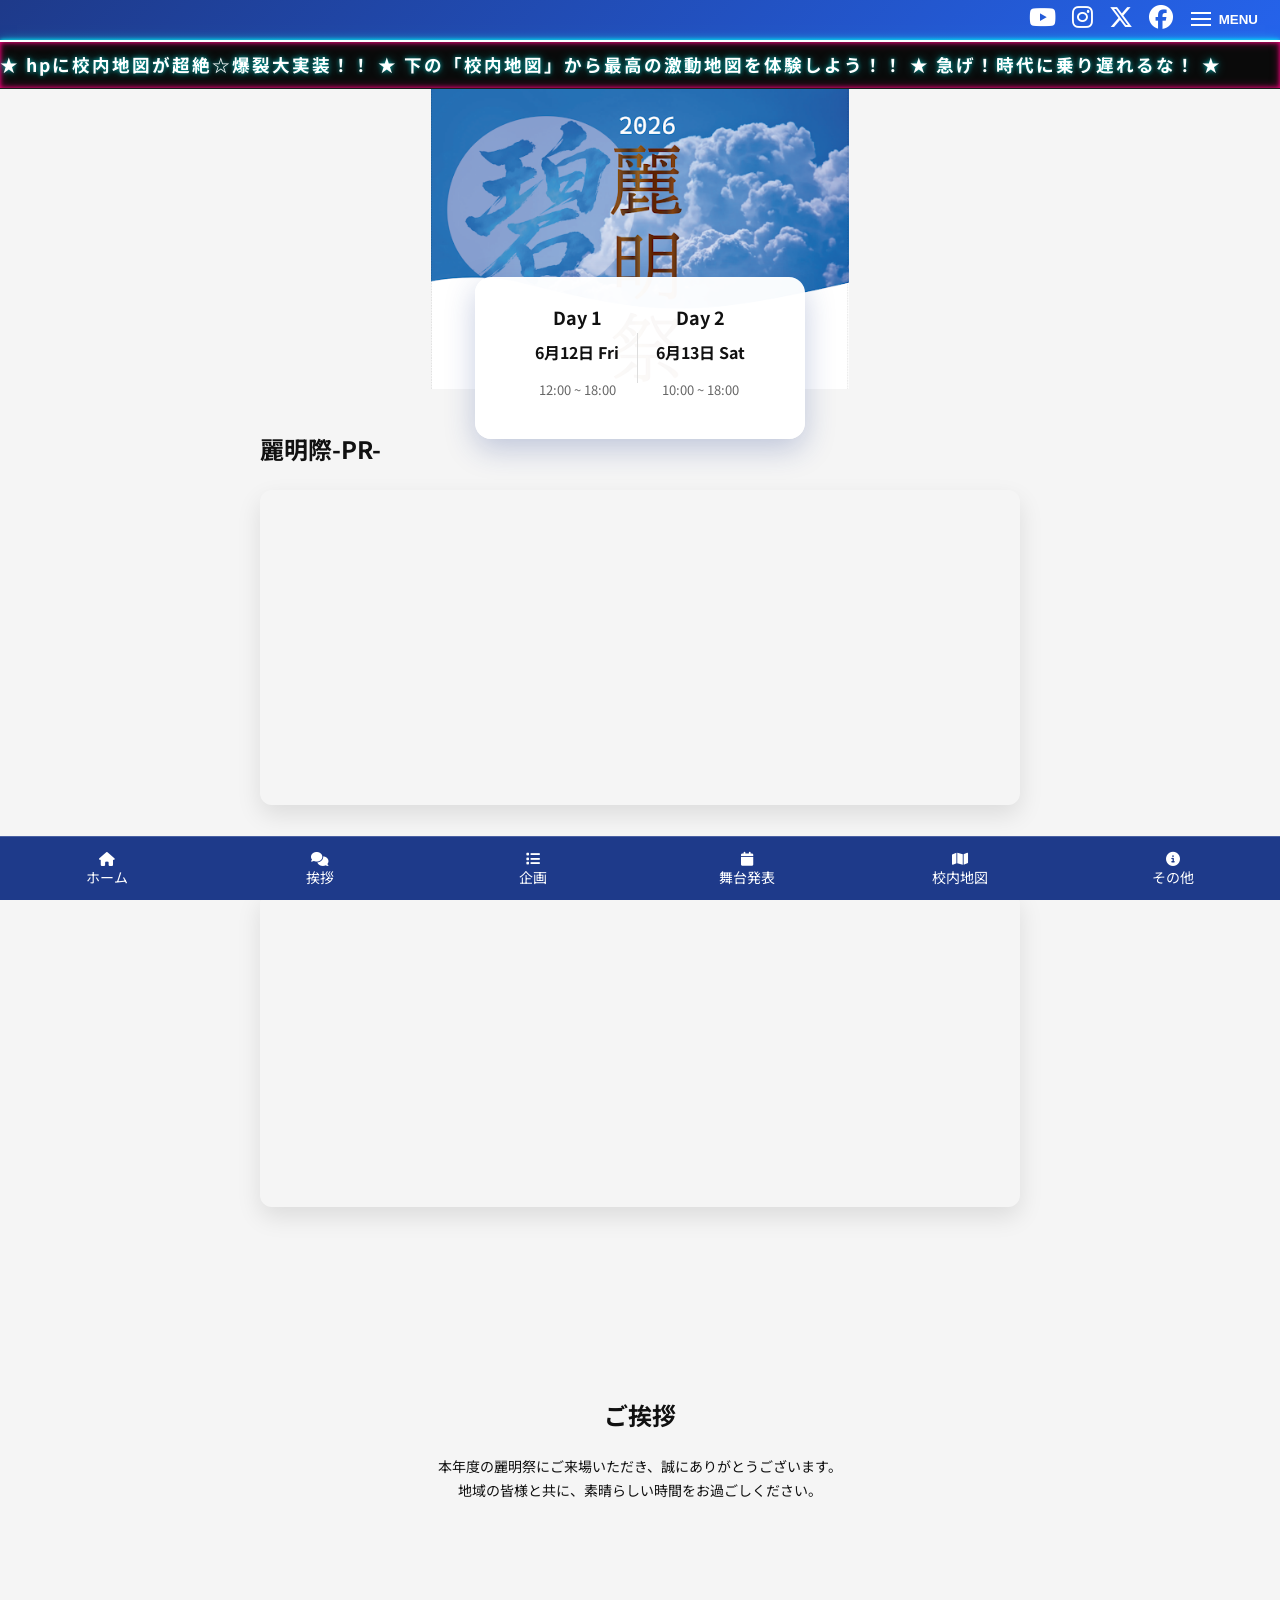
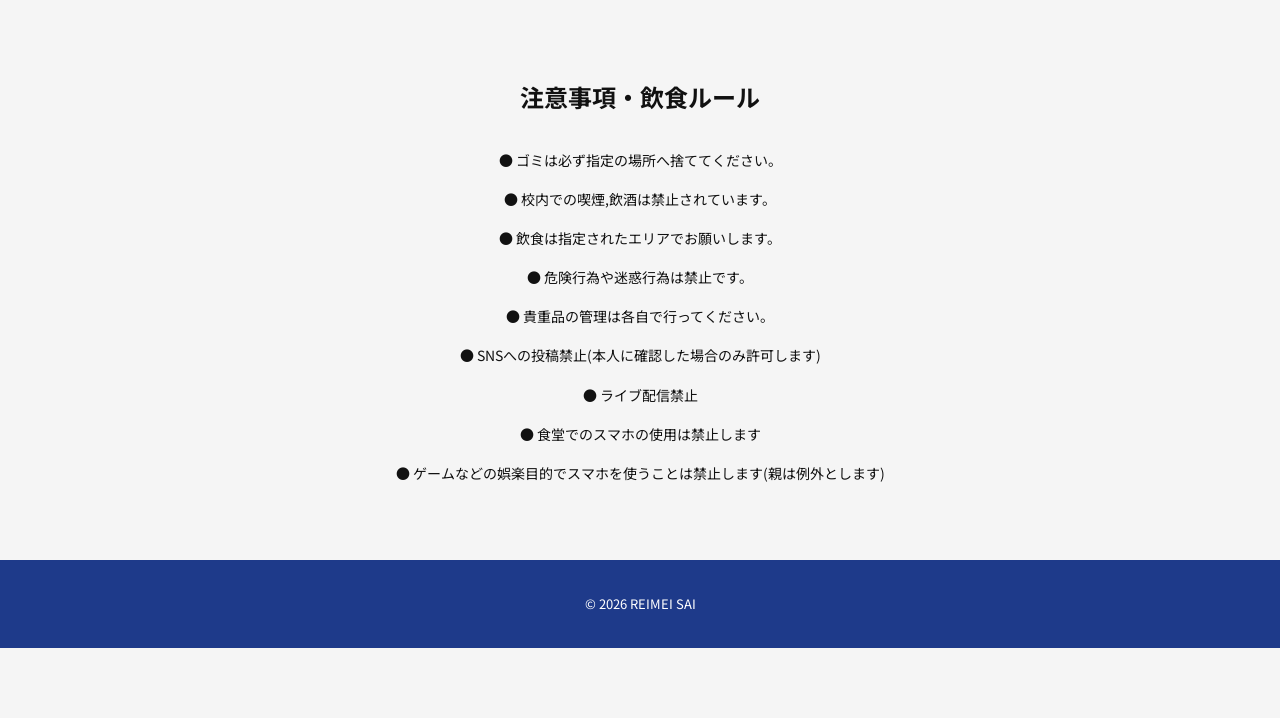
<file: index.html>
<!DOCTYPE html>
<html lang="ja">
<head>
  <meta charset="UTF-8">
  <meta name="viewport" content="width=device-width, initial-scale=1.0">
  <title>REIMEI SAI 2026</title>
  <link rel="stylesheet" href="style.css">
  <link rel="stylesheet"
href="https://cdnjs.cloudflare.com/ajax/libs/font-awesome/6.5.1/css/all.min.css">
  <link href="https://fonts.googleapis.com/css2?family=Noto+Sans+JP&display=swap" rel="stylesheet">
</head>

<body>

  <header class="header">
    <h1></h1>
</header>

<!-- TOP BAR -->
<header class="topbar">
  <div class="sns-icons">

    <a href="https://youtube.com/channel/UCFJVT4Su6274HvXNP6N4FPQ?si=SE4bb-UCBrIO2Qna" target="_blank" aria-label="YouTube">
      <i class="fa-brands fa-youtube"></i>
    </a>

    <a href="https://www.instagram.com/reitaku_mizunami/" target="_blank" aria-label="Instagram">
      <i class="fa-brands fa-instagram"></i>
    </a>

    <a href="https://x.com/reitaku_mizu" target="_blank" aria-label="X">
      <i class="fa-brands fa-x-twitter"></i>
    </a>

    <a href="https://share.google/g6ToGVNRpaqc82Zp8" target="_blank" aria-label="Facebook">
      <i class="fa-brands fa-facebook"></i>
    </a>

  </div>
    
  <button class="menu-btn" onclick="openMenu()">
    <div class="bar">
      <span></span>
      <span></span>
      <span></span>
    </div>
    MENU
  </button>

</header>
<div class="super-flashy-ticker">
  <div class="ticker-wrap">
    <div class="ticker-move">
      <span class="ticker-item">★ hpに校内地図が超絶☆爆裂大実装！！ ★ 下の「校内地図」から最高の激動地図を体験しよう！！ ★ 急げ！時代に乗り遅れるな！ ★  </span>
      <span class="ticker-item">★ hpに校内地図が超絶☆爆裂大実装！！ ★ 下の「校内地図」から最高の激動地図を体験しよう！！ ★ 急げ！時代に乗り遅れるな！ ★ </span>
    </div>
  </div>
</div>
<div class="menu-overlay" id="menuOverlay">

  <div class="menu-overlay-topbar">

    <button class="close-btn" onclick="closeMenu()">
      MENU <span class="close-icon">✕</span>
    </button>

  </div>

  <div class="menu-overlay-content">

    <ul>
      <li><a href="index.html">TOP</a></li>
      <li><a href="koutyou-aisatu.html">挨拶</a></li>
      <li><a href="project.html">企画一覧</a></li>
      <li><a href="event.html">舞台発表</a></li>
      <li><a href="map/schoolmap.html">校内地図</a></li>
      <li><a href="other.html">その他</a></li>
    </ul>

  </div>

</div>

  <section class="hero">
    <div class="slider">
      <img src="images/unnamed.png" class="slide active" alt="背景画像1">
    </div>

 

    <div class="schedule-box">
      <div class="day">
        <h3>Day 1</h3>
        <p class="date">6月12日 Fri</p>
        <p class="time">12:00 ~ 18:00</p>
      </div>

      <div class="divider"></div>

      <div class="day">
        <h3>Day 2</h3>
        <p class="date">6月13日 Sat</p>
        <p class="time">10:00 ~ 18:00</p>
      </div>
    </div>
  </section>

  <div class="intro-video">
  <h2>麗明際-PR-</h2>
  <iframe width="560" height="315" src="https://www.youtube.com/embed/kzMV7JlwLd8?si=sAijIR1d6chQ9-ru" title="YouTube video player" frameborder="0" allow="accelerometer; autoplay; clipboard-write; encrypted-media; gyroscope; picture-in-picture; web-share" referrerpolicy="strict-origin-when-cross-origin" allowfullscreen></iframe>
 
  <h2>麗明際-注意喚起-</h2>
  <iframe width="560" height="315" src="https://www.youtube.com/embed/b_9T_PxMrME?si=305a94fX0Y8sVK1X" title="YouTube video player" frameborder="0" allow="accelerometer; autoplay; clipboard-write; encrypted-media; gyroscope; picture-in-picture; web-share" referrerpolicy="strict-origin-when-cross-origin" allowfullscreen></iframe>
  </div><!-- イントロ動画 -->
  <main>
    <section class="greeting fade">
      <h2>ご挨拶</h2>
      <p>
        本年度の麗明祭にご来場いただき、誠にありがとうございます。<br>
        地域の皆様と共に、素晴らしい時間をお過ごしください。
      </p>
    </section>

    <section class="rules fade">
      <h2>注意事項・飲食ルール</h2>
      <ul class="rule-list">
        <li>ゴミは必ず指定の場所へ捨ててください。</li>
        <li>校内での喫煙,飲酒は禁止されています。</li>
        <li>飲食は指定されたエリアでお願いします。</li>
        <li>危険行為や迷惑行為は禁止です。</li>
        <li>貴重品の管理は各自で行ってください。</li>
        <li>SNSへの投稿禁止(本人に確認した場合のみ許可します)</li>
        <li>ライブ配信禁止</li>
        <li>食堂でのスマホの使用は禁止します</li>
        <li>ゲームなどの娯楽目的でスマホを使うことは禁止します(親は例外とします)</li>
       </ul>
    </section>
  </main>

 <nav class="bottom-nav">
  <a href="index.html" class="nav-item">
    <i class="fa-solid fa-house"></i><br>
    ホーム
  </a>

  <a href="koutyou-aisatu.html" class="nav-item">
    <i class="fa-solid fa-comments"></i><br>
    挨拶
  </a>

  <a href="project.html" class="nav-item">
    <i class="fa-solid fa-list"></i><br>
    企画
  </a>

  <a href="event.html" class="nav-item">
    <i class="fa-solid fa-calendar"></i><br>
    舞台発表
  </a>

  <a href="map/schoolmap.html" class="nav-item">
    <i class="fa-solid fa-map"></i><br>
    校内地図
  </a>

  <a href="other.html" class="nav-item">
    <i class="fa-solid fa-circle-info"></i><br>
    その他
  </a>
</nav>

<footer class="footer">
      <p>© 2026 REIMEI SAI</p>
</footer>


<script src="script.js"></script>

<script>
function openMenu() {
document.getElementById("menuOverlay").classList.add("open");
}

function closeMenu() {
document.getElementById("menuOverlay").classList.remove("open");
}
</script>

</body>
</html>
</file>
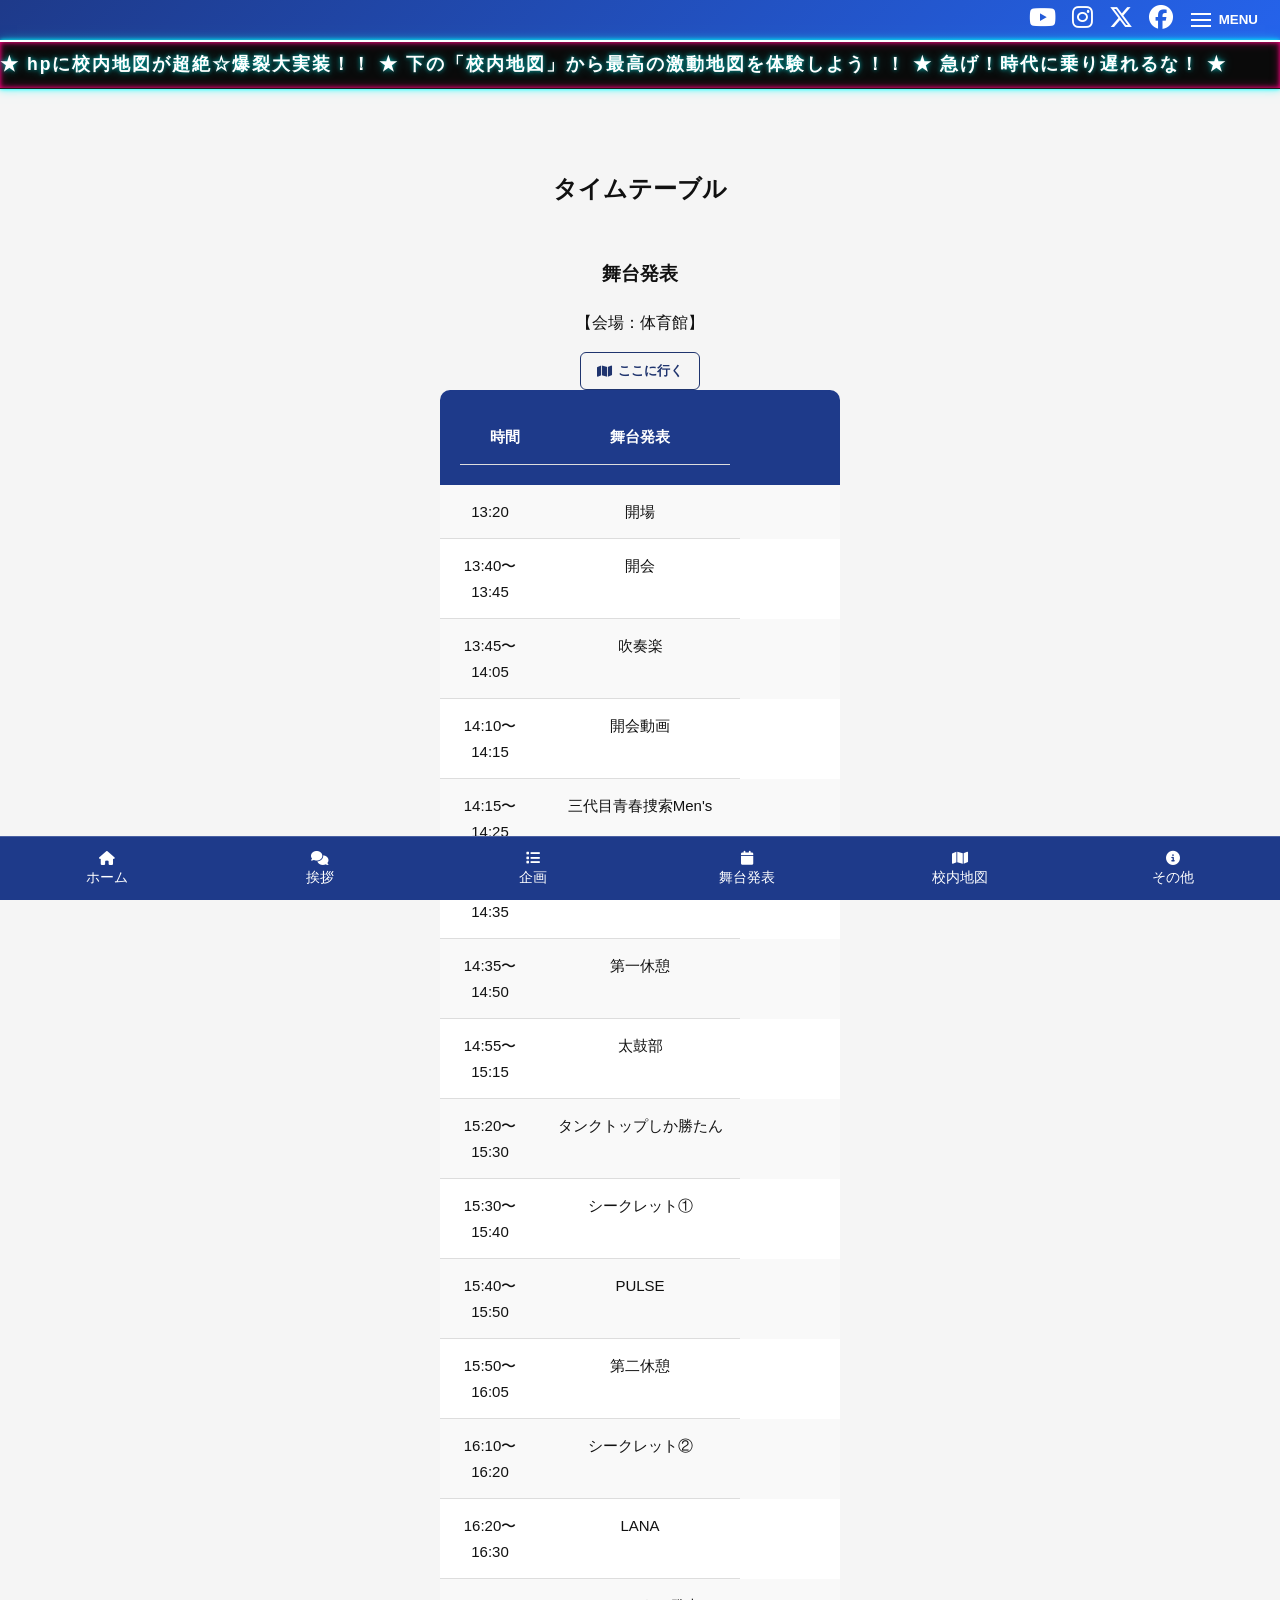
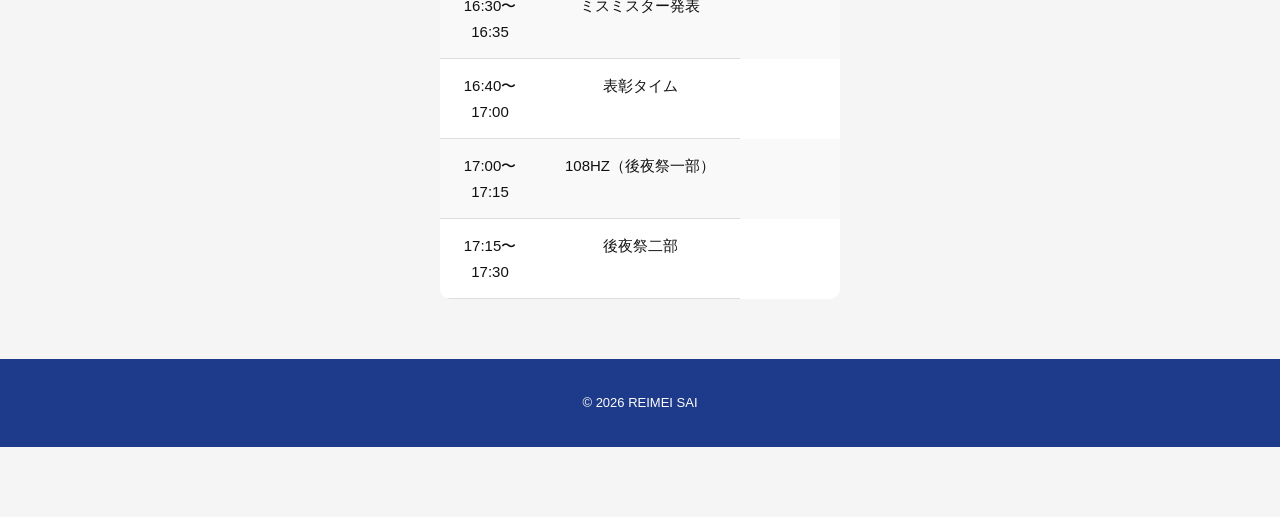
<file: event.html>
<!DOCTYPE html>
<html lang="ja">
<head>
  <meta charset="UTF-8">
  <meta name="viewport" content="width=device-width, initial-scale=1.0">

  <title>舞台発表</title>

  <link rel="stylesheet" href="style.css">

  <link rel="stylesheet"
        href="https://cdnjs.cloudflare.com/ajax/libs/font-awesome/6.5.1/css/all.min.css">
</head>
<body>

<header class="header">
  <h1></h1>
</header>

<!-- TOP BAR -->
<header class="topbar">
  <div class="sns-icons">

    <a href="https://youtube.com/channel/UCFJVT4Su6274HvXNP6N4FPQ?si=SE4bb-UCBrIO2Qna" target="_blank" aria-label="YouTube">
      <i class="fa-brands fa-youtube"></i>
    </a>

    <a href="https://www.instagram.com/reitaku_mizunami/" target="_blank" aria-label="Instagram">
      <i class="fa-brands fa-instagram"></i>
    </a>

    <a href="https://x.com/reitaku_mizu" target="_blank" aria-label="X">
      <i class="fa-brands fa-x-twitter"></i>
    </a>

    <a href="https://share.google/g6ToGVNRpaqc82Zp8" target="_blank" aria-label="Facebook">
      <i class="fa-brands fa-facebook"></i>
    </a>

  </div>

  <button class="menu-btn" onclick="openMenu()">
    <div class="bar">
      <span></span>
      <span></span>
      <span></span>
    </div>
    MENU
  </button>
</header>
<div class="super-flashy-ticker">
  <div class="ticker-wrap">
    <div class="ticker-move">
      <span class="ticker-item">★ hpに校内地図が超絶☆爆裂大実装！！ ★ 下の「校内地図」から最高の激動地図を体験しよう！！ ★ 急げ！時代に乗り遅れるな！ ★  </span>
      <span class="ticker-item">★ hpに校内地図が超絶☆爆裂大実装！！ ★ 下の「校内地図」から最高の激動地図を体験しよう！！ ★ 急げ！時代に乗り遅れるな！ ★ </span>
    </div>
  </div>
</div>
<!-- MENU OVERLAY -->
<div class="menu-overlay" id="menuOverlay">
  <div class="menu-overlay-topbar">
    <button class="close-btn" onclick="closeMenu()">
      MENU <span class="close-icon">✕</span>
    </button>
  </div>

  <div class="menu-overlay-content">
    <ul>
      <li><a href="index.html">TOP</a></li>
      <li><a href="koutyou-aisatu.html">挨拶</a></li>
      <li><a href="project.html">企画一覧</a></li>
      <li><a href="event.html">舞台発表</a></li>
      <li><a href="map/schoolmap.html">校内地図</a></li>
      <li><a href="other.html">その他</a></li>
    </ul>
  </div>
</div>

<section class="timetable">

  <h2>タイムテーブル</h2>

  <div class="timetable-container">


<div class="day-table">

  <h3>舞台発表</h3>
  <!-- 変更：場所を上部に一括表示 -->
  <p class="timetable-location">【会場：体育館】</p>
   <a href="map/schoolmap.html?goal=第一体育館" class="map-link-btn"><i class="fa-solid fa-map"></i> ここに行く</a>

  <div class="table">

    <!-- 変更：「場所」の列を削除 -->
    <div class="row header">
      <div>時間</div>
      <div>舞台発表</div>
    </div>

    <!-- 変更：各行の「体育館」の列をすべて削除 -->
    <div class="row">
      <div>13:20</div>
      <div>開場</div>
    </div>

    <div class="row">
      <div>13:40〜13:45</div>
      <div>開会</div>
    </div>

    <div class="row">
      <div>13:45〜14:05</div>
      <div>吹奏楽</div>
    </div>

    <div class="row">
      <div>14:10〜14:15</div>
      <div>開会動画</div>
    </div>

    <div class="row">
      <div>14:15〜14:25</div>
      <div>三代目青春捜索Men's</div>
    </div>

    <div class="row">
      <div>14:25〜14:35</div>
      <div>あいさつ活性化委員会</div>
    </div>

    <div class="row">
      <div>14:35〜14:50</div>
      <div>第一休憩</div>
    </div>

    <div class="row">
      <div>14:55〜15:15</div>
      <div>太鼓部</div>
    </div>

    <div class="row">
      <div>15:20〜15:30</div>
      <div>タンクトップしか勝たん</div>
    </div>

    <div class="row">
      <div>15:30〜15:40</div>
      <div>シークレット①</div>
    </div>

    <div class="row">
      <div>15:40〜15:50</div>
      <div>PULSE</div>
    </div>

    <div class="row">
      <div>15:50〜16:05</div>
      <div>第二休憩</div>
    </div>

    <div class="row">
      <div>16:10〜16:20</div>
      <div>シークレット②</div>
    </div>

    <div class="row">
      <div>16:20〜16:30</div>
      <div>LANA</div>
    </div>

    <div class="row">
      <div>16:30〜16:35</div>
      <div>ミスミスター発表</div>
    </div>

    <div class="row">
      <div>16:40〜17:00</div>
      <div>表彰タイム</div>
    </div>

    <div class="row">
      <div>17:00〜17:15</div>
      <div>108HZ（後夜祭一部）</div>
    </div>

    <div class="row">
      <div>17:15〜17:30</div>
      <div>後夜祭二部</div>
    </div>

  </div>

</div>


  </div>

</section>

<footer class="footer">
  <p>© 2026 REIMEI SAI</p>
</footer>

<script src="script.js"></script>

</body>
</html>
 <nav class="bottom-nav">
  <a href="index.html" class="nav-item">
    <i class="fa-solid fa-house"></i><br>
    ホーム
  </a>

  <a href="koutyou-aisatu.html" class="nav-item">
    <i class="fa-solid fa-comments"></i><br>
    挨拶
  </a>

  <a href="project.html" class="nav-item">
    <i class="fa-solid fa-list"></i><br>
    企画
  </a>

  <a href="event.html" class="nav-item">
    <i class="fa-solid fa-calendar"></i><br>
    舞台発表
  </a>

  <a href="map/schoolmap.html" class="nav-item">
    <i class="fa-solid fa-map"></i><br>
    校内地図
  </a>

  <a href="other.html" class="nav-item">
    <i class="fa-solid fa-circle-info"></i><br>
    その他
  </a>
</nav>
</file>
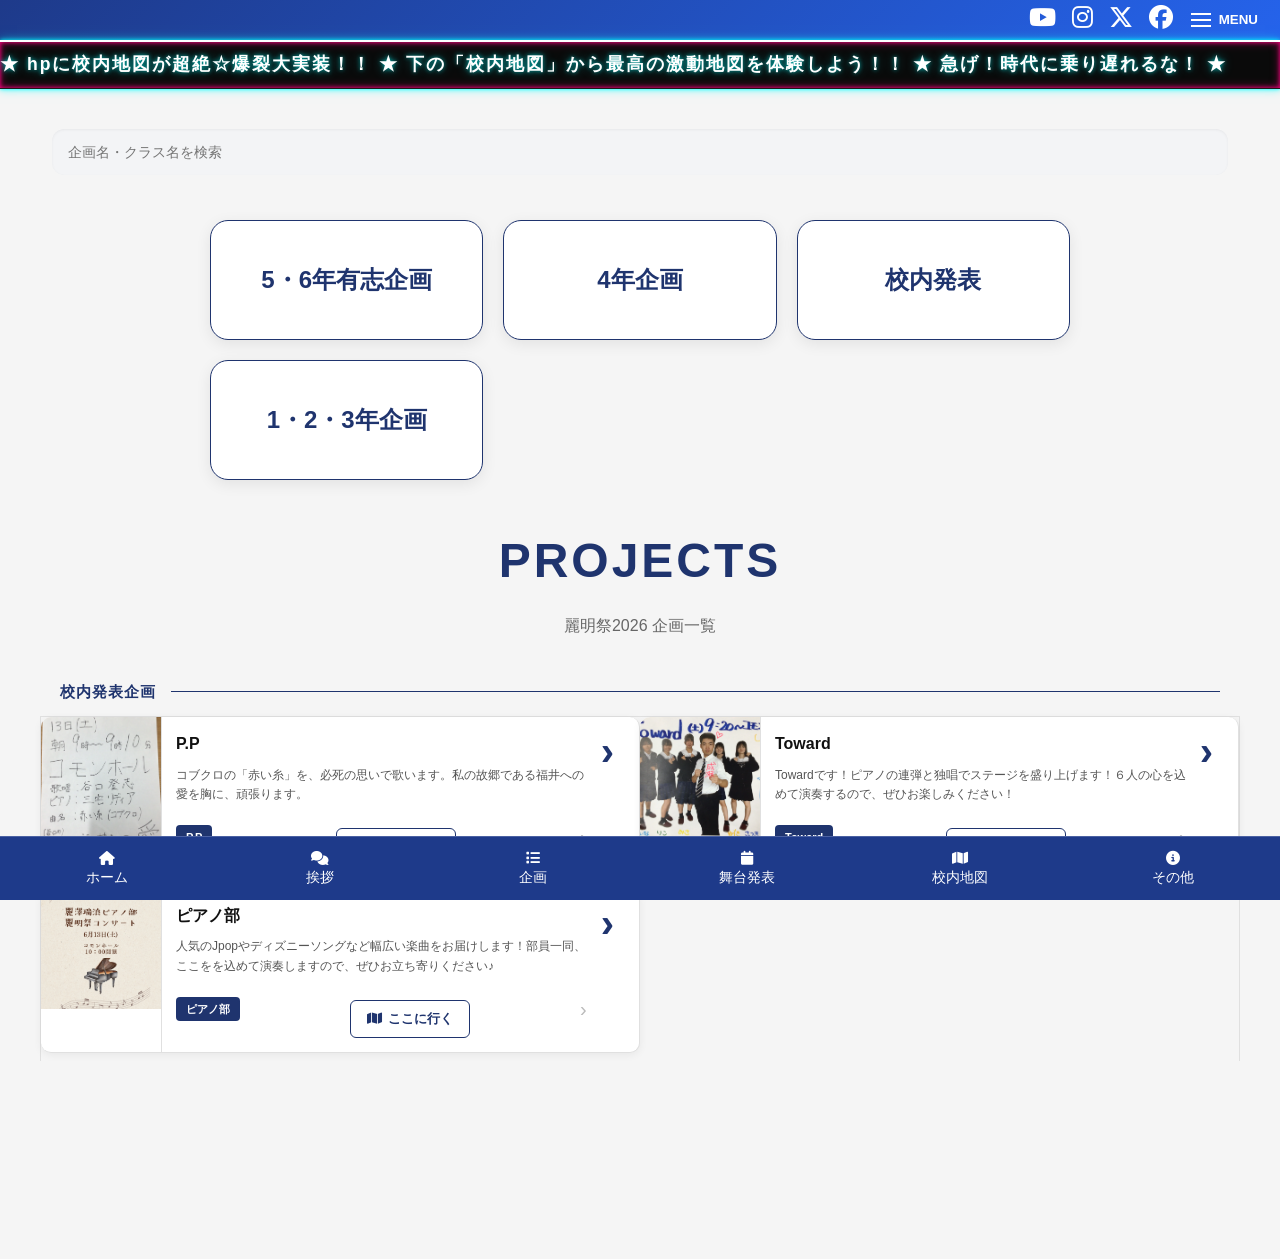
<file: kounai.html>
<!DOCTYPE html>
<html lang="ja">
<head>
  <meta charset="UTF-8">
  <meta name="viewport" content="width=device-width, initial-scale=1.0">
  <title>企画一覧 | REIMEI SAI 2026</title>
  <link rel="stylesheet" href="style.css">
  <link rel="stylesheet" href="https://cdnjs.cloudflare.com/ajax/libs/font-awesome/6.5.1/css/all.min.css">

</head>
<body>

<header class="header">
  <h1></h1>
</header>

<header class="topbar">
  <div class="sns-icons">
    <a href="https://youtube.com/channel/UCFJVT4Su6274HvXNP6N4FPQ?si=SE4bb-UCBrIO2Qna" target="_blank" aria-label="YouTube"><i class="fa-brands fa-youtube"></i></a>
    <a href="https://www.instagram.com/reitaku_mizunami/" target="_blank" aria-label="Instagram"><i class="fa-brands fa-instagram"></i></a>
    <a href="https://x.com/reitaku_mizu" target="_blank" aria-label="X"><i class="fa-brands fa-x-twitter"></i></a>
    <a href="https://share.google/g6ToGVNRpaqc82Zp8" target="_blank" aria-label="Facebook"><i class="fa-brands fa-facebook"></i></a>
  </div>
  <button class="menu-btn" onclick="openMenu()">
    <div class="bar"><span></span><span></span><span></span></div>
    MENU
  </button>
</header>
<div class="super-flashy-ticker">
  <div class="ticker-wrap">
    <div class="ticker-move">
      <span class="ticker-item">★ hpに校内地図が超絶☆爆裂大実装！！ ★ 下の「校内地図」から最高の激動地図を体験しよう！！ ★ 急げ！時代に乗り遅れるな！ ★  </span>
      <span class="ticker-item">★ hpに校内地図が超絶☆爆裂大実装！！ ★ 下の「校内地図」から最高の激動地図を体験しよう！！ ★ 急げ！時代に乗り遅れるな！ ★ </span>
    </div>
  </div>
</div>
<div class="menu-overlay" id="menuOverlay">
  <div class="menu-overlay-topbar">
    <button class="close-btn" onclick="closeMenu()">MENU <span class="close-icon">✕</span></button>
  </div>
  <div class="menu-overlay-content">
    <ul>
      <li><a href="index.html">TOP</a></li>
      <li><a href="koutyou-aisatu.html">挨拶</a></li>
      <li><a href="project.html">企画一覧</a></li>
      <li><a href="event.html">舞台発表</a></li>
      <li><a href="map/schoolmap.html">校内地図</a></li>
      <li><a href="other.html">その他</a></li>
    </ul>
  </div>
</div>
  <section class="projects">
  <div class="project-search">
    <input type="text" id="searchBox" placeholder="企画名・クラス名を検索">
  </div>

  <div class="project-tabs">
    <a href="yuushi.html">5・6年有志企画</a>
    <a href="yonen.html">4年企画</a>
    <a href="kounai.html">校内発表</a>
    <a href="low.html">1・2・3年企画</a>
  </div>
  <div class="page-title">
    <h1>PROJECTS</h1>
    <p>麗明祭2026 企画一覧</p>
  </div>
  
</div>
<div class="project-menu">
 <!-- ===== 校内発表企画 ===== -->
  <div class="category-block" id="kounai">
    <div class="category-header">
      <h3>校内発表企画</h3>
      <div class="category-line"></div>
    </div>
    <div class="project-grid">

      <!-- 1つ目の企画 -->
      <div class="project-card" onclick="toggleDetail('kounai1')">
        <img src="./images/pp.webp" alt="校内発表企画名" class="project-image">
        <div class="project-text">
          <h3>P.P</h3>
          <p>コブクロの「赤い糸」を、必死の思いで歌います。私の故郷である福井への愛を胸に、頑張ります。</p>
          <!-- 変更：カードを閉じた状態（展開前）にボタンを配置、干渉防止のためstopPropagationを追加 -->
          <div class="project-footer">
            <span class="class-tag">P.P</span>
            <div class="detail-actions" onclick="event.stopPropagation();">
              <a href="map/schoolmap.html?goal=コモンホール中央" class="map-link-btn"><i class="fa-solid fa-map"></i> ここに行く</a>
            </div>
            <span class="card-arrow">›</span>
          </div>
        </div>
      </div>
      <div class="project-detail" id="detail-kounai1">
        <div class="detail-inner">
          <p class="detail-org">校内発表</p>
          <h2 class="detail-title">P.P</h2>
          <span class="detail-location"><i class="fa-solid fa-location-dot"></i> 発表会場</span>
          <div class="detail-body">
            <img src="./images/pp.webp" alt="P.P" class="detail-image">
            <div class="detail-desc"><p>コブクロの「赤い糸」を、必死の思いで歌います。私の故郷である福井への愛を胸に、頑張ります。</p></div>
          </div>
        </div>
      </div>

      <!-- 2つ目の企画 -->
      <div class="project-card" onclick="toggleDetail('kounai2')">
        <img src="./images/toward.webp" alt="Toward" class="project-image">
        <div class="project-text">
          <h3>Toward</h3>
          <p>Towardです！ピアノの連弾と独唱でステージを盛り上げます！６人の心を込めて演奏するので、ぜひお楽しみください！</p>
          <!-- 変更：カードを閉じた状態（展開前）にボタンを配置 -->
          <div class="project-footer">
            <span class="class-tag">Toward</span>
            <div class="detail-actions" onclick="event.stopPropagation();">
              <a href="map/schoolmap.html?goal=コモンホール中央" class="map-link-btn"><i class="fa-solid fa-map"></i> ここに行く</a>
            </div>
            <span class="card-arrow">›</span>
          </div>
        </div>
      </div>
      <div class="project-detail" id="detail-kounai2">
        <div class="detail-inner">
          <p class="detail-org">Toward</p>
          <h2 class="detail-title">Toward</h2>
          <span class="detail-location"><i class="fa-solid fa-location-dot"></i> 発表会場</span>
          <div class="detail-body">
            <img src="./images/toward.webp" alt="Toward" class="detail-image">
            <div class="detail-desc"><p>Towardです！ピアノの連弾と独唱でステージを盛り上げます！６人の心を込めて演奏するので、ぜひお楽しみください！</p></div>
          </div>
        </div>
      </div>

      <!-- 3つ目の企画 -->
      <div class="project-card" onclick="toggleDetail('kounai3')">
        <img src="./images/piano.webp" alt="ピアノ部" class="project-image">
        <div class="project-text">
          <h3>ピアノ部</h3>
          <p>人気のJpopやディズニーソングなど幅広い楽曲をお届けします！部員一同、ここをを込めて演奏しますので、ぜひお立ち寄りください♪</p>
          <!-- 変更：カードを閉じた状態（展開前）にボタンを配置 -->
          <div class="project-footer">
            <span class="class-tag">ピアノ部</span>
            <div class="detail-actions" onclick="event.stopPropagation();">
              <a href="map/schoolmap.html?goal=コモンホール中央" class="map-link-btn"><i class="fa-solid fa-map"></i> ここに行く</a>
            </div>
            <span class="card-arrow">›</span>
          </div>
        </div>
      </div>
      <div class="project-detail" id="detail-kounai3">
        <div class="detail-inner">
          <p class="detail-org">ピアノ部</p>
          <h2 class="detail-title">ピアノ部</h2>
          <span class="detail-location"><i class="fa-solid fa-location-dot"></i> 発表会場</span>
          <div class="detail-body">
            <img src="./images/piano.webp" alt="ピアノ部" class="detail-image">
            <div class="detail-desc"><p>人気のJpopやディズニーソングなど幅広い楽曲をお届けします！部員一同、ここをを込めて演奏しますので、ぜひお立ち寄りください♪</p></div>
          </div>
        </div>
      </div>

    </div><!-- .project-grid -->
  </div><!-- .category-block -->

    <nav class="bottom-nav">
  <a href="index.html" class="nav-item">
    <i class="fa-solid fa-house"></i><br>
    ホーム
  </a>

  <a href="koutyou-aisatu.html" class="nav-item">
    <i class="fa-solid fa-comments"></i><br>
    挨拶
  </a>

  <a href="project.html" class="nav-item">
    <i class="fa-solid fa-list"></i><br>
    企画
  </a>

  <a href="event.html" class="nav-item">
    <i class="fa-solid fa-calendar"></i><br>
    舞台発表
  </a>

  <a href="map/schoolmap.html" class="nav-item">
    <i class="fa-solid fa-map"></i><br>
    校内地図
  </a>

  <a href="other.html" class="nav-item">
    <i class="fa-solid fa-circle-info"></i><br>
    その他
  </a>
</nav>
  <script src="script.js"></script>
 
  </body>
</html>
</file>
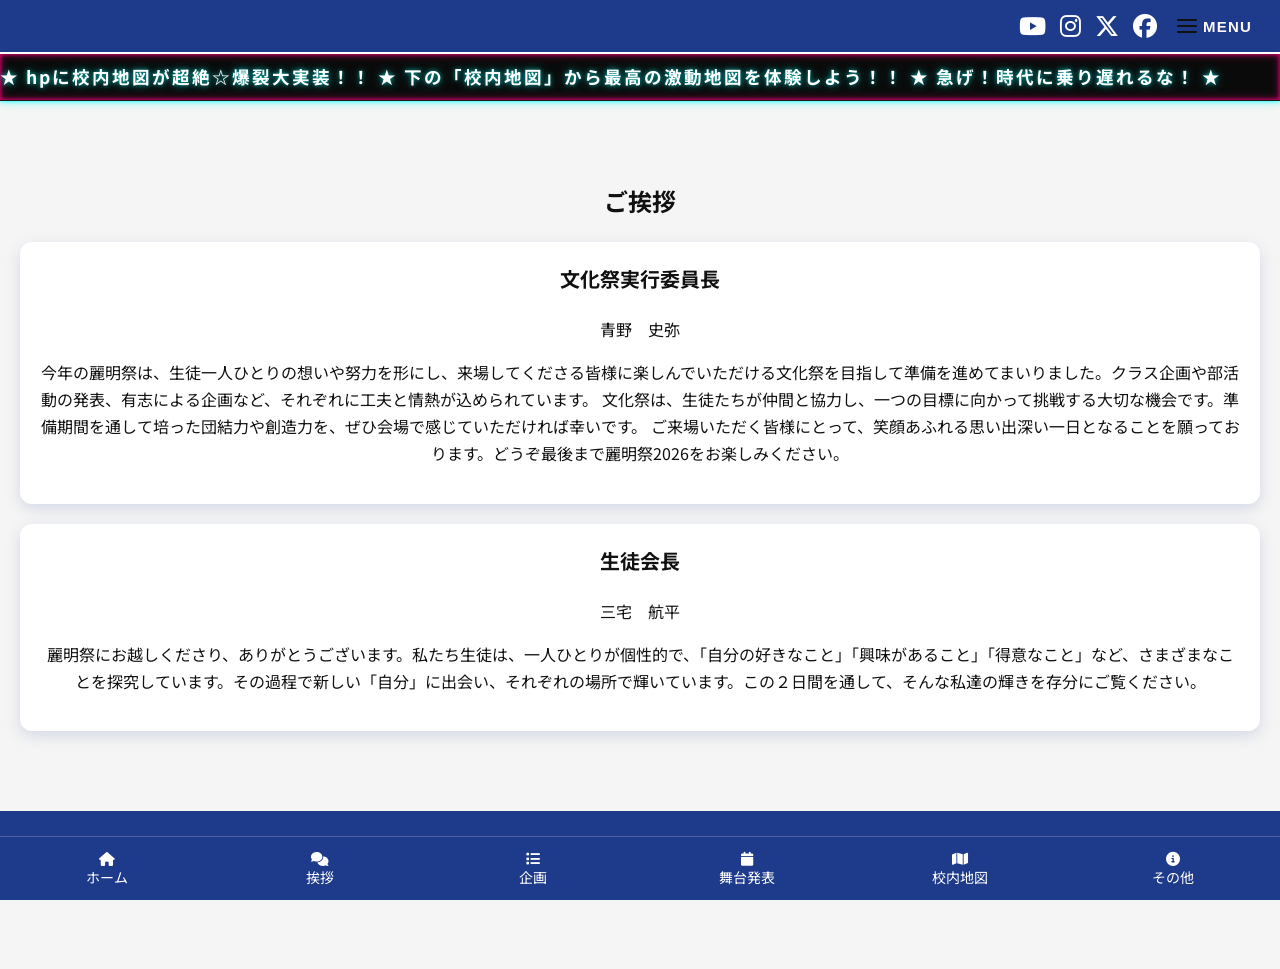
<file: koutyou-aisatu.html>
<!DOCTYPE html>
<html lang="ja">
<head>
  <meta charset="UTF-8">
  <meta name="viewport" content="width=device-width, initial-scale=1.0">
  <title>あいさつ</title>
  <link rel="stylesheet" href="style.css">
  <link rel="stylesheet"
href="https://cdnjs.cloudflare.com/ajax/libs/font-awesome/6.5.1/css/all.min.css">
<link href="https://fonts.googleapis.com/css2?family=Noto+Sans+JP&display=swap" rel="stylesheet">
</head>
  <style>
    .topbar {
      position: fixed;
      top: 0;
      left: 0;
      right: 0;
      z-index: 100;
      background: #1e3a8a;
      border-bottom: none;
      display: flex;
      align-items: center;
      justify-content: flex-end;
      gap: 12px;
      padding: 0 20px;
      height: 52px;
    }
    .topbar .sns-icons {
      display: flex;
      align-items: center;
      gap: 14px;
    }
    .topbar .sns-icons a {
      display: flex;
      align-items: center;
      justify-content: center;
      color: #111;
      text-decoration: none;
      transition: opacity 0.2s;
    }
    .topbar .sns-icons a:hover { opacity: 0.6; }
    .topbar .sns-icons svg { width: 22px; height: 22px; fill: currentColor; }
    .topbar .menu-btn {
      display: flex;
      align-items: center;
      gap: 6px;
      background: none;
      border: none;
      cursor: pointer;
      font-size: 15px;
      font-weight: 700;
      letter-spacing: 0.08em;
      color: #fff9f9;
      padding: 6px 8px;
      border-radius: 4px;
      transition: background 0.15s;
    }
    .topbar .menu-btn:hover { background: #0202ff; }
    .topbar .menu-btn .bar { display: flex; flex-direction: column; gap: 4px; }
    .topbar .menu-btn .bar span {
      display: block;
      width: 20px;
      height: 2px;
      background: #111;
      border-radius: 2px;
    }
    .menu-overlay {
      position: fixed;
      inset: 0;
      z-index: 200;
      background: #fff;
      display: flex;
      flex-direction: column;
      transform: translateY(-100%);
      transition: transform 0.4s cubic-bezier(0.4, 0, 0.2, 1);
      overflow-y: auto;
    }
    .menu-overlay.open { transform: translateY(0); }
    .menu-overlay-topbar {
      display: flex;
      align-items: center;
      justify-content: flex-end;
      gap: 12px;
      padding: 0 20px;
      height: 52px;
      border-bottom: 1px solid #e0e0e0;
      flex-shrink: 0;
    }
    .menu-overlay-topbar .sns-icons { display: flex; align-items: center; gap: 14px; }
    .menu-overlay-topbar .sns-icons a { display: flex; align-items: center; color: #111; text-decoration: none; transition: opacity 0.2s; }
    .menu-overlay-topbar .sns-icons a:hover { opacity: 0.6; }
    .close-btn {
      display: flex;
      align-items: center;
      gap: 6px;
      background: none;
      border: none;
      cursor: pointer;
      font-size: 15px;
      font-weight: 700;
      letter-spacing: 0.08em;
      color: #0a0a0a;
      padding: 6px 8px;
      border-radius: 4px;
      transition: background 0.15s;
    }
    .close-btn:hover { background: #f2f2f2; }
    .close-icon { font-size: 20px; line-height: 1; font-weight: 300; }
    .menu-overlay-content { padding: 48px 40px; }
    .menu-section-title {
      font-size: 15px;
      font-weight: 700;
      letter-spacing: 0.1em;
      color: #e85d2a;
      margin-bottom: 14px;
      text-transform: uppercase;
    }
    .menu-section ul { list-style: none; padding: 0; margin: 0; }
    .menu-section ul li { margin-bottom: 10px; }
    .menu-section ul li a { font-size: 15px; color: #111; text-decoration: none; transition: color 0.2s; }
    .menu-section ul li a:hover { color: #e85d2a; }
    .menu-divider { border: none; border-top: 1px solid #e0e0e0; margin: 12px 0 0; }
    body { padding-top: 52px; }
    .header, .nav { display: none; }
  </style>
</head>

<body>

<header class="header">
  <h1></h1>
</header>

<!-- TOP BAR -->
<header class="topbar">
  <div class="sns-icons">

    <a href="https://youtube.com/channel/UCFJVT4Su6274HvXNP6N4FPQ?si=SE4bb-UCBrIO2Qna" target="_blank" aria-label="YouTube">
      <i class="fa-brands fa-youtube"></i>
    </a>

    <a href="https://www.instagram.com/reitaku_mizunami/" target="_blank" aria-label="Instagram">
      <i class="fa-brands fa-instagram"></i>
    </a>

    <a href="https://x.com/reitaku_mizu" target="_blank" aria-label="X">
      <i class="fa-brands fa-x-twitter"></i>
    </a>

    <a href="https://share.google/g6ToGVNRpaqc82Zp8" target="_blank" aria-label="Facebook">
      <i class="fa-brands fa-facebook"></i>
    </a>

  </div>

  <button class="menu-btn" onclick="openMenu()">
    <div class="bar">
      <span></span>
      <span></span>
      <span></span>
    </div>
    MENU
  </button>
</header>
<div class="super-flashy-ticker">
  <div class="ticker-wrap">
    <div class="ticker-move">
      <span class="ticker-item">★ hpに校内地図が超絶☆爆裂大実装！！ ★ 下の「校内地図」から最高の激動地図を体験しよう！！ ★ 急げ！時代に乗り遅れるな！ ★  </span>
      <span class="ticker-item">★ hpに校内地図が超絶☆爆裂大実装！！ ★ 下の「校内地図」から最高の激動地図を体験しよう！！ ★ 急げ！時代に乗り遅れるな！ ★ </span>
    </div>
  </div>
</div>
<!-- MENU OVERLAY -->
<div class="menu-overlay" id="menuOverlay">
  <div class="menu-overlay-topbar">
    <button class="close-btn" onclick="closeMenu()">
      MENU <span class="close-icon">✕</span>
    </button>
  </div>

  <div class="menu-overlay-content">
    <ul>
      <li><a href="index.html">TOP</a></li>
      <li><a href="koutyou-aisatu.html">挨拶</a></li>
      <li><a href="project.html">企画一覧</a></li>
      <li><a href="event.html">舞台発表</a></li>
      <li><a href="map/schoolmap.html">校内地図</a></li>
      <li><a href="other.html">その他</a></li>
    </ul>
  </div>
</div>

<main>
  <section class="messages">
    <h2 class="section-title">ご挨拶</h2>
    <div class="message-container">

      <div class="message-card">
      
        <h3>文化祭実行委員長</h3>
        <p class="name">青野　史弥</p>
        <p>
         今年の麗明祭は、生徒一人ひとりの想いや努力を形にし、来場してくださる皆様に楽しんでいただける文化祭を目指して準備を進めてまいりました。クラス企画や部活動の発表、有志による企画など、それぞれに工夫と情熱が込められています。
文化祭は、生徒たちが仲間と協力し、一つの目標に向かって挑戦する大切な機会です。準備期間を通して培った団結力や創造力を、ぜひ会場で感じていただければ幸いです。
ご来場いただく皆様にとって、笑顔あふれる思い出深い一日となることを願っております。どうぞ最後まで麗明祭2026をお楽しみください。
        </p>
      </div>

      <div class="message-card">
   
        <h3>生徒会長</h3>
        <p class="name">三宅　航平</p>
        <p>
          麗明祭にお越しくださり、ありがとうございます。私たち生徒は、一人ひとりが個性的で、「自分の好きなこと」「興味があること」「得意なこと」など、さまざまなことを探究しています。その過程で新しい「自分」に出会い、それぞれの場所で輝いています。この２日間を通して、そんな私達の輝きを存分にご覧ください。

        </p>
      </div>

    </div>
  </section>
</main>

<nav class="bottom-nav">
  <a href="index.html" class="nav-item">
    <i class="fa-solid fa-house"></i><br>
    ホーム
  </a>

  <a href="koutyou-aisatu.html" class="nav-item">
    <i class="fa-solid fa-comments"></i><br>
    挨拶
  </a>

  <a href="project.html" class="nav-item">
    <i class="fa-solid fa-list"></i><br>
    企画
  </a>

  <a href="event.html" class="nav-item">
    <i class="fa-solid fa-calendar"></i><br>
    舞台発表
  </a>

  <a href="map/schoolmap.html" class="nav-item">
    <i class="fa-solid fa-map"></i><br>
    校内地図
  </a>

  <a href="other.html" class="nav-item">
    <i class="fa-solid fa-circle-info"></i><br>
    その他
  </a>
</nav>

<footer class="footer">
  <p>© 2026 REIMEI SAI</p>
</footer>

<script>
  function openMenu() {
    document.getElementById('menuOverlay').classList.add('open');
    document.body.style.overflow = 'hidden';
  }
  function closeMenu() {
    document.getElementById('menuOverlay').classList.remove('open');
    document.body.style.overflow = '';
  }
  document.getElementById('menuOverlay').addEventListener('click', function(e) {
    if (e.target === this) closeMenu();
  });
  document.addEventListener('keydown', function(e) {
    if (e.key === 'Escape') closeMenu();
  });
</script>

</body>
</html>
</file>
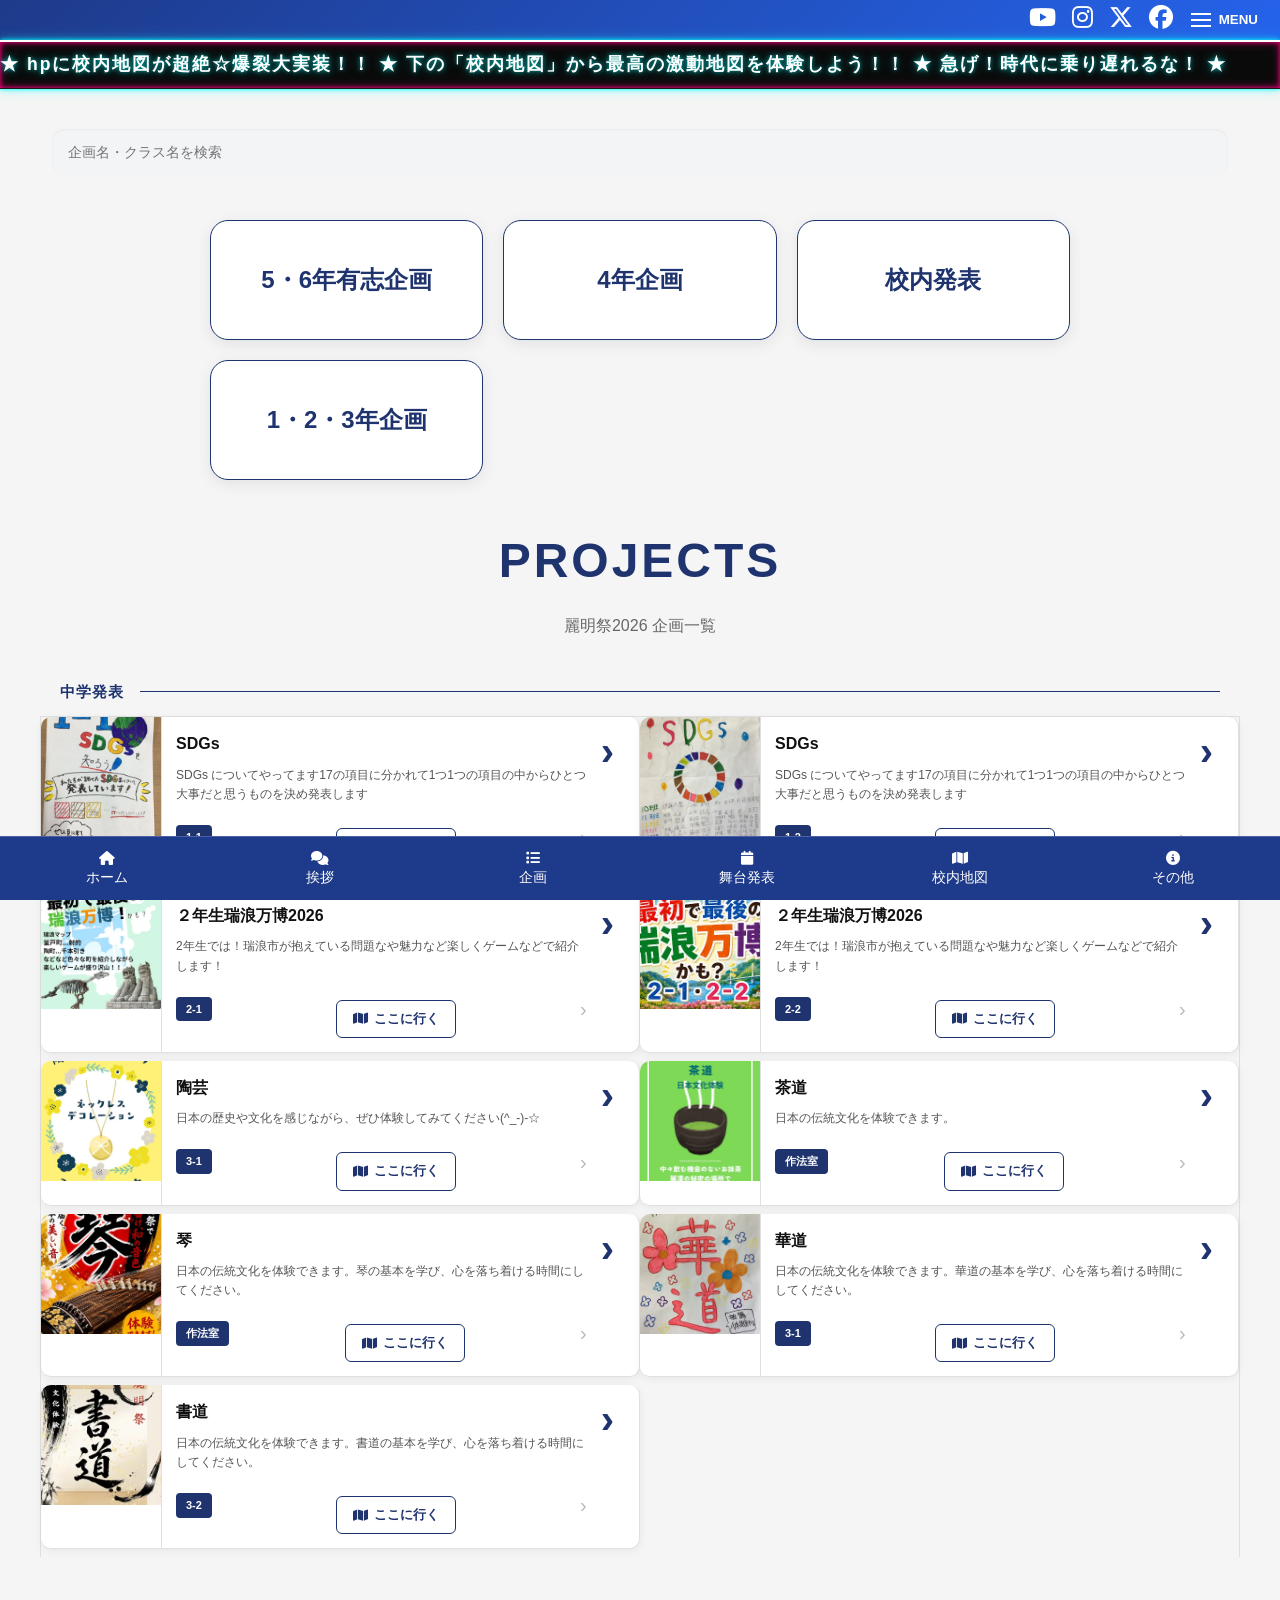
<file: low.html>
<!DOCTYPE html>
<html lang="ja">
<head>
  <meta charset="UTF-8">
  <meta name="viewport" content="width=device-width, initial-scale=1.0">
  <title>企画一覧 | REIMEI SAI 2026</title>
  <link rel="stylesheet" href="style.css">
  <link rel="stylesheet" href="https://cdnjs.cloudflare.com/ajax/libs/font-awesome/6.5.1/css/all.min.css">

</head>
<body>

<header class="header">
  <h1></h1>
</header>

<header class="topbar">
  <div class="sns-icons">
    <a href="https://youtube.com/channel/UCFJVT4Su6274HvXNP6N4FPQ?si=SE4bb-UCBrIO2Qna" target="_blank" aria-label="YouTube"><i class="fa-brands fa-youtube"></i></a>
    <a href="https://www.instagram.com/reitaku_mizunami/" target="_blank" aria-label="Instagram"><i class="fa-brands fa-instagram"></i></a>
    <a href="https://x.com/reitaku_mizu" target="_blank" aria-label="X"><i class="fa-brands fa-x-twitter"></i></a>
    <a href="https://share.google/g6ToGVNRpaqc82Zp8" target="_blank" aria-label="Facebook"><i class="fa-brands fa-facebook"></i></a>
  </div>
  <button class="menu-btn" onclick="openMenu()">
    <div class="bar"><span></span><span></span><span></span></div>
    MENU
  </button>
</header>
<div class="super-flashy-ticker">
  <div class="ticker-wrap">
    <div class="ticker-move">
      <span class="ticker-item">★ hpに校内地図が超絶☆爆裂大実装！！ ★ 下の「校内地図」から最高の激動地図を体験しよう！！ ★ 急げ！時代に乗り遅れるな！ ★  </span>
      <span class="ticker-item">★ hpに校内地図が超絶☆爆裂大実装！！ ★ 下の「校内地図」から最高の激動地図を体験しよう！！ ★ 急げ！時代に乗り遅れるな！ ★ </span>
    </div>
  </div>
</div>
<div class="menu-overlay" id="menuOverlay">
  <div class="menu-overlay-topbar">
    <button class="close-btn" onclick="closeMenu()">MENU <span class="close-icon">✕</span></button>
  </div>
  <div class="menu-overlay-content">
    <ul>
      <li><a href="index.html">TOP</a></li>
      <li><a href="koutyou-aisatu.html">挨拶</a></li>
      <li><a href="project.html">企画一覧</a></li>
      <li><a href="event.html">舞台発表</a></li>
      <li><a href="map/schoolmap.html">校内地図</a></li>
      <li><a href="other.html">その他</a></li>
    </ul>
  </div>
</div>
  <section class="projects">
  <div class="project-search">
    <input type="text" id="searchBox" placeholder="企画名・クラス名を検索">
  </div>

  <div class="project-tabs">
    <a href="yuushi.html">5・6年有志企画</a>
    <a href="yonen.html">4年企画</a>
    <a href="kounai.html">校内発表</a>
    <a href="low.html">1・2・3年企画</a>
  </div>
  <div class="page-title">
    <h1>PROJECTS</h1>
    <p>麗明祭2026 企画一覧</p>
  </div>
  
</div>
<div class="project-menu">



  <!-- ===== 中学発表（1・2・3年企画） ===== -->
  <div class="category-block" id="low">
    <div class="category-header">
      <h3>中学発表</h3>
      <div class="category-line"></div>
    </div>
    <div class="project-grid">

            <!-- 中学1年：1-1 -->
      <div class="project-card" onclick="toggleDetail('j1a')">
        <img src="./images/Image_20260611_081243_621.webp" alt="1-1" class="project-image">
        <div class="project-text">
          <h3>SDGs</h3>
          <p>SDGs についてやってます17の項目に分かれて1つ1つの項目の中からひとつ大事だと思うものを決め発表します</p>
          <!-- 変更：展開前のフッターへボタンを移動＋干渉防止処理 -->
          <div class="project-footer">
            <span class="class-tag">1-1</span>
            <div class="detail-actions" onclick="event.stopPropagation();">
              <a href="map/schoolmap.html?goal=1-1" class="map-link-btn"><i class="fa-solid fa-map"></i> ここに行く</a>
            </div>
            <span class="card-arrow">›</span>
          </div>
        </div>
      </div>
      <div class="project-detail" id="detail-j1a">
        <div class="detail-inner">
          <p class="detail-org">1-1</p>
          <h2 class="detail-title">SDGs</h2>
          <span class="detail-location"><i class="fa-solid fa-location-dot"></i> 1-1</span>
          <div class="detail-body">
            <img src="./images/Image_20260611_081243_621.webp" alt="1-1" class="detail-image">
            <div class="detail-desc"><p>SDGs についてやってます17の項目に分かれて1つ1つの項目の中からひとつ大事だと思うものを決め発表します。</p></div>
          </div>
          <!-- 変更：詳細画面からボタンを削除 -->
        </div>
      </div>

      <!-- 中学1年：1-2 -->
      <div class="project-card" onclick="toggleDetail('j1b')">
        <img src="./images/1-2.webp" alt="1-2" class="project-image">
        <div class="project-text">
          <h3>SDGs</h3>
          <p>SDGs についてやってます17の項目に分かれて1つ1つの項目の中からひとつ大事だと思うものを決め発表します</p>
          <!-- 変更：展開前のフッターへボタンを移動＋干渉防止処理 -->
          <div class="project-footer">
            <span class="class-tag">1-2</span>
            <div class="detail-actions" onclick="event.stopPropagation();">
              <a href="map/schoolmap.html?goal=1-2" class="map-link-btn"><i class="fa-solid fa-map"></i> ここに行く</a>
            </div>
            <span class="card-arrow">›</span>
          </div>
        </div>
      </div>
      <div class="project-detail" id="detail-j1b">
        <div class="detail-inner">
          <p class="detail-org">1-2</p>
          <h2 class="detail-title">SDGs</h2>
          <span class="detail-location"><i class="fa-solid fa-location-dot"></i> 1-2</span>
          <div class="detail-body">
            <img src="./images/1-2.webp" alt="1-2" class="detail-image">
            <div class="detail-desc"><p>SDGs についてやってます17の項目に分かれて1つ1つの項目の中からひとつ大事だと思うものを決め発表します。</p></div>
          </div>
          <!-- 変更：詳細画面からボタンを削除 -->
        </div>
      </div>

      <!-- 中学2年：2-1 -->
      <div class="project-card" onclick="toggleDetail('j2g1')">
        <img src="./images/mizunamiandkamado.webp" alt="2-1" class="project-image">
        <div class="project-text">
          <h3>２年生瑞浪万博2026</h3>
          <p>2年生では！瑞浪市が抱えている問題なや魅力など楽しくゲームなどで紹介します！</p>
          <!-- 変更：展開前のフッターへボタンを移動＋干渉防止処理 -->
          <div class="project-footer">
            <span class="class-tag">2-1</span>
            <div class="detail-actions" onclick="event.stopPropagation();">
              <a href="map/schoolmap.html?goal=2-1" class="map-link-btn"><i class="fa-solid fa-map"></i> ここに行く</a>
            </div>
            <span class="card-arrow">›</span>
          </div>
        </div>
      </div>
      <div class="project-detail" id="detail-j2g1">
        <div class="detail-inner">
          <p class="detail-org">2-1</p>
          <h2 class="detail-title">２年生瑞浪万博2026</h2>
          <span class="detail-location"><i class="fa-solid fa-location-dot"></i> 2-1</span>
          <div class="detail-body">
            <img src="./images/mizunamiandkamado.webp" alt="2-1" class="detail-image">
            <div class="detail-desc"><p>2年生では！瑞浪市が抱えている問題なや魅力など楽しくゲームなどで紹介します！</p></div>
          </div>
          <!-- 変更：詳細画面からボタンを削除 -->
        </div>
      </div>

      <!-- 中学2年：2-2 -->
      <!-- 修正：正しく動くようにIDを j2g1 から j2g2 に変更 -->
      <div class="project-card" onclick="toggleDetail('j2g2')">
        <img src="./images/ninenn.webp" alt="2-2" class="project-image">
        <div class="project-text">
          <h3>２年生瑞浪万博2026</h3>
          <p>2年生では！瑞浪市が抱えている問題なや魅力など楽しくゲームなどで紹介します！</p>
          <!-- 変更：展開前のフッターへボタンを移動＋干渉防止処理 -->
          <div class="project-footer">
            <span class="class-tag">2-2</span>
            <div class="detail-actions" onclick="event.stopPropagation();">
              <a href="map/schoolmap.html?goal=2-2" class="map-link-btn"><i class="fa-solid fa-map"></i> ここに行く</a>
            </div>
            <span class="card-arrow">›</span>
          </div>
        </div>
      </div>
      <!-- 修正：正しく動くようにIDを detail-j2g1 から detail-j2g2 に変更 -->
      <div class="project-detail" id="detail-j2g2">
        <div class="detail-inner">
          <p class="detail-org">2-2</p>
          <h2 class="detail-title">２年生瑞浪万博2026</h2>
          <span class="detail-location"><i class="fa-solid fa-location-dot"></i> 2-2</span>
          <div class="detail-body">
            <img src="./images/ninenn.webp" alt="2-2" class="detail-image">
            <div class="detail-desc"><p>2年生では！瑞浪市が抱えている問題なや魅力など楽しくゲームなどで紹介します！</p></div>
          </div>
          <!-- 変更：詳細画面からボタンを削除 -->
        </div>
      </div>

      <!-- 中学3年：陶芸 -->
      <div class="project-card" onclick="toggleDetail('j3g1')">
        <img src="./images/3-1.webp" alt="中3-G1" class="project-image">
        <div class="project-text">
          <h3>陶芸</h3>
          <p>日本の歴史や文化を感じながら、ぜひ体験してみてください(^_-)-☆</p>
          <!-- 変更：展開前のフッターへボタンを移動＋干渉防止処理 -->
          <div class="project-footer">
            <span class="class-tag">3-1</span>
            <div class="detail-actions" onclick="event.stopPropagation();">
              <a href="map/schoolmap.html?goal=3-1" class="map-link-btn"><i class="fa-solid fa-map"></i> ここに行く</a>
            </div>
            <span class="card-arrow">›</span>
          </div>
        </div>
      </div>
      <div class="project-detail" id="detail-j3g1">
        <div class="detail-inner">
          <p class="detail-org">中学3ーG1</p>
          <h2 class="detail-title">陶芸</h2>
          <span class="detail-location"><i class="fa-solid fa-location-dot"></i> 3-1</span>
          <div class="detail-body">
            <img src="./images/3-1.webp" alt="中3-G1" class="detail-image">
            <div class="detail-desc"><p>日本の歴史や文化を感じながら、ぜひ体験してみてください(^_-)-☆</p></div>
          </div>
          <!-- 変更：詳細画面からボタンを削除 -->
        </div>
      </div>

      <!-- 中学3年：茶道 -->
      <div class="project-card" onclick="toggleDetail('j3g2')">
        <img src="./images/sado.webp" alt="中3-G2" class="project-image">
        <div class="project-text">
          <h3>茶道</h3>
          <p>日本の伝統文化を体験できます。</p>
          <!-- 変更：展開前のフッターへボタンを移動＋干渉防止処理 -->
          <div class="project-footer">
            <span class="class-tag">作法室</span>
            <div class="detail-actions" onclick="event.stopPropagation();">
              <a href="map/schoolmap.html?goal=作法室" class="map-link-btn"><i class="fa-solid fa-map"></i> ここに行く</a>
            </div>
            <span class="card-arrow">›</span>
          </div>
        </div>
      </div>
      <div class="project-detail" id="detail-j3g2">
        <div class="detail-inner">
          <p class="detail-org"></p>
          <h2 class="detail-title">茶道</h2>
          <span class="detail-location"><i class="fa-solid fa-location-dot"></i> 作法室</span>
          <div class="detail-body">
            <img src="./images/sado.webp" alt="中3-G2" class="detail-image">
            <div class="detail-desc"><p>日本の伝統文化を体験できます。</p></div>
          </div>
          <!-- 変更：詳細画面からボタンを削除 -->
        </div>
      </div>


        <!-- 1つ目の企画（琴） -->
      <div class="project-card" onclick="toggleDetail('j3g3')">
        <img src="./images/koto.webp" alt="中3-G3" class="project-image">
        <div class="project-text">
          <h3>琴</h3>
          <p>日本の伝統文化を体験できます。琴の基本を学び、心を落ち着ける時間にしてください。</p>
          <!-- 変更：展開前のフッターへボタンを移動＋干渉防止処理 -->
          <div class="project-footer">
            <span class="class-tag">作法室</span>
            <div class="detail-actions" onclick="event.stopPropagation();">
              <a href="map/schoolmap.html?goal=作法前廊下" class="map-link-btn"><i class="fa-solid fa-map"></i> ここに行く</a>
            </div>
            <span class="card-arrow">›</span>
          </div>
        </div>
      </div>
      <div class="project-detail" id="detail-j3g3">
        <div class="detail-inner">
          <p class="detail-org">中3-G3</p>
          <h2 class="detail-title">琴</h2>
          <span class="detail-location"><i class="fa-solid fa-location-dot"></i> 作法室前廊下</span>
          <div class="detail-body">
            <img src="./images/koto.webp" alt="中3-G3" class="detail-image">
            <div class="detail-desc"><p>日本の伝統文化を体験できます。琴の基本を学び、心を落ち着ける時間にしてください。</p></div>
          </div>
          <!-- 変更：詳細画面からボタンを削除 -->
        </div>
      </div>

      <!-- 2つ目の企画（華道） -->
      <div class="project-card" onclick="toggleDetail('j3g4')">
        <img src="./images/kadou.webp" alt="中3-G4" class="project-image">
        <div class="project-text">
          <h3>華道</h3>
          <p>日本の伝統文化を体験できます。華道の基本を学び、心を落ち着ける時間にしてください。</p>
          <!-- 変更：展開前のフッターへボタンを移動＋干渉防止処理 -->
          <div class="project-footer">
            <span class="class-tag">3-1</span>
            <div class="detail-actions" onclick="event.stopPropagation();">
              <a href="map/schoolmap.html?goal=3-1" class="map-link-btn"><i class="fa-solid fa-map"></i> ここに行く</a>
            </div>
            <span class="card-arrow">›</span>
          </div>
        </div>
      </div>
      <div class="project-detail" id="detail-j3g4">
        <div class="detail-inner">
          <p class="detail-org">3-1</p>
          <h2 class="detail-title">華道</h2>
          <span class="detail-location"><i class="fa-solid fa-location-dot"></i> 3-1</span>
          <div class="detail-body">
            <img src="./images/kadou.webp" alt="中3-G4" class="detail-image">
            <div class="detail-desc"><p>日本の伝統文化を体験できます。華道の基本を学び、心を落ち着ける時間にしてください。</p></div>
          </div>
          <!-- 変更：詳細画面からボタンを削除 -->
        </div>
      </div>

      <!-- 3つ目の企画（書道） -->
      <div class="project-card" onclick="toggleDetail('j3g5')">
        <img src="./images/siyodo.webp" alt="中3-G5" class="project-image">
        <div class="project-text">
          <h3>書道</h3>
          <p>日本の伝統文化を体験できます。書道の基本を学び、心を落ち着ける時間にしてください。</p>
          <!-- 変更：展開前のフッターへボタンを移動＋干渉防止処理 -->
          <div class="project-footer">
            <span class="class-tag">3-2</span>
            <div class="detail-actions" onclick="event.stopPropagation();">
              <a href="map/schoolmap.html?goal=3-2" class="map-link-btn"><i class="fa-solid fa-map"></i> ここに行く</a>
            </div>
            <span class="card-arrow">›</span>
          </div>
        </div>
      </div>
      <div class="project-detail" id="detail-j3g5">
        <div class="detail-inner">
          <p class="detail-org">中3-G5</p>
          <h2 class="detail-title">書道</h2>
          <span class="detail-location"><i class="fa-solid fa-location-dot"></i> 3-2</span>
          <div class="detail-body">
            <img src="./images/siyodo.webp" alt="中3-G5" class="detail-image">
            <div class="detail-desc"><p>日本の伝統文化を体験できます。書道の基本を学び、心を落ち着ける時間にしてください。</p></div>
          </div>
          <!-- 変更：詳細画面からボタンを削除 -->
        </div>
      </div>

    </div><!-- .project-grid -->
  </div><!-- .category-block -->

</section>

<script src="script.js"></script>
 <nav class="bottom-nav">
  <a href="index.html" class="nav-item">
    <i class="fa-solid fa-house"></i><br>
    ホーム
  </a>

  <a href="koutyou-aisatu.html" class="nav-item">
    <i class="fa-solid fa-comments"></i><br>
    挨拶
  </a>

  <a href="project.html" class="nav-item">
    <i class="fa-solid fa-list"></i><br>
    企画
  </a>

  <a href="event.html" class="nav-item">
    <i class="fa-solid fa-calendar"></i><br>
    舞台発表
  </a>

  <a href="map/schoolmap.html" class="nav-item">
    <i class="fa-solid fa-map"></i><br>
    校内地図
  </a>

  <a href="other.html" class="nav-item">
    <i class="fa-solid fa-circle-info"></i><br>
    その他
  </a>
</nav>
</file>
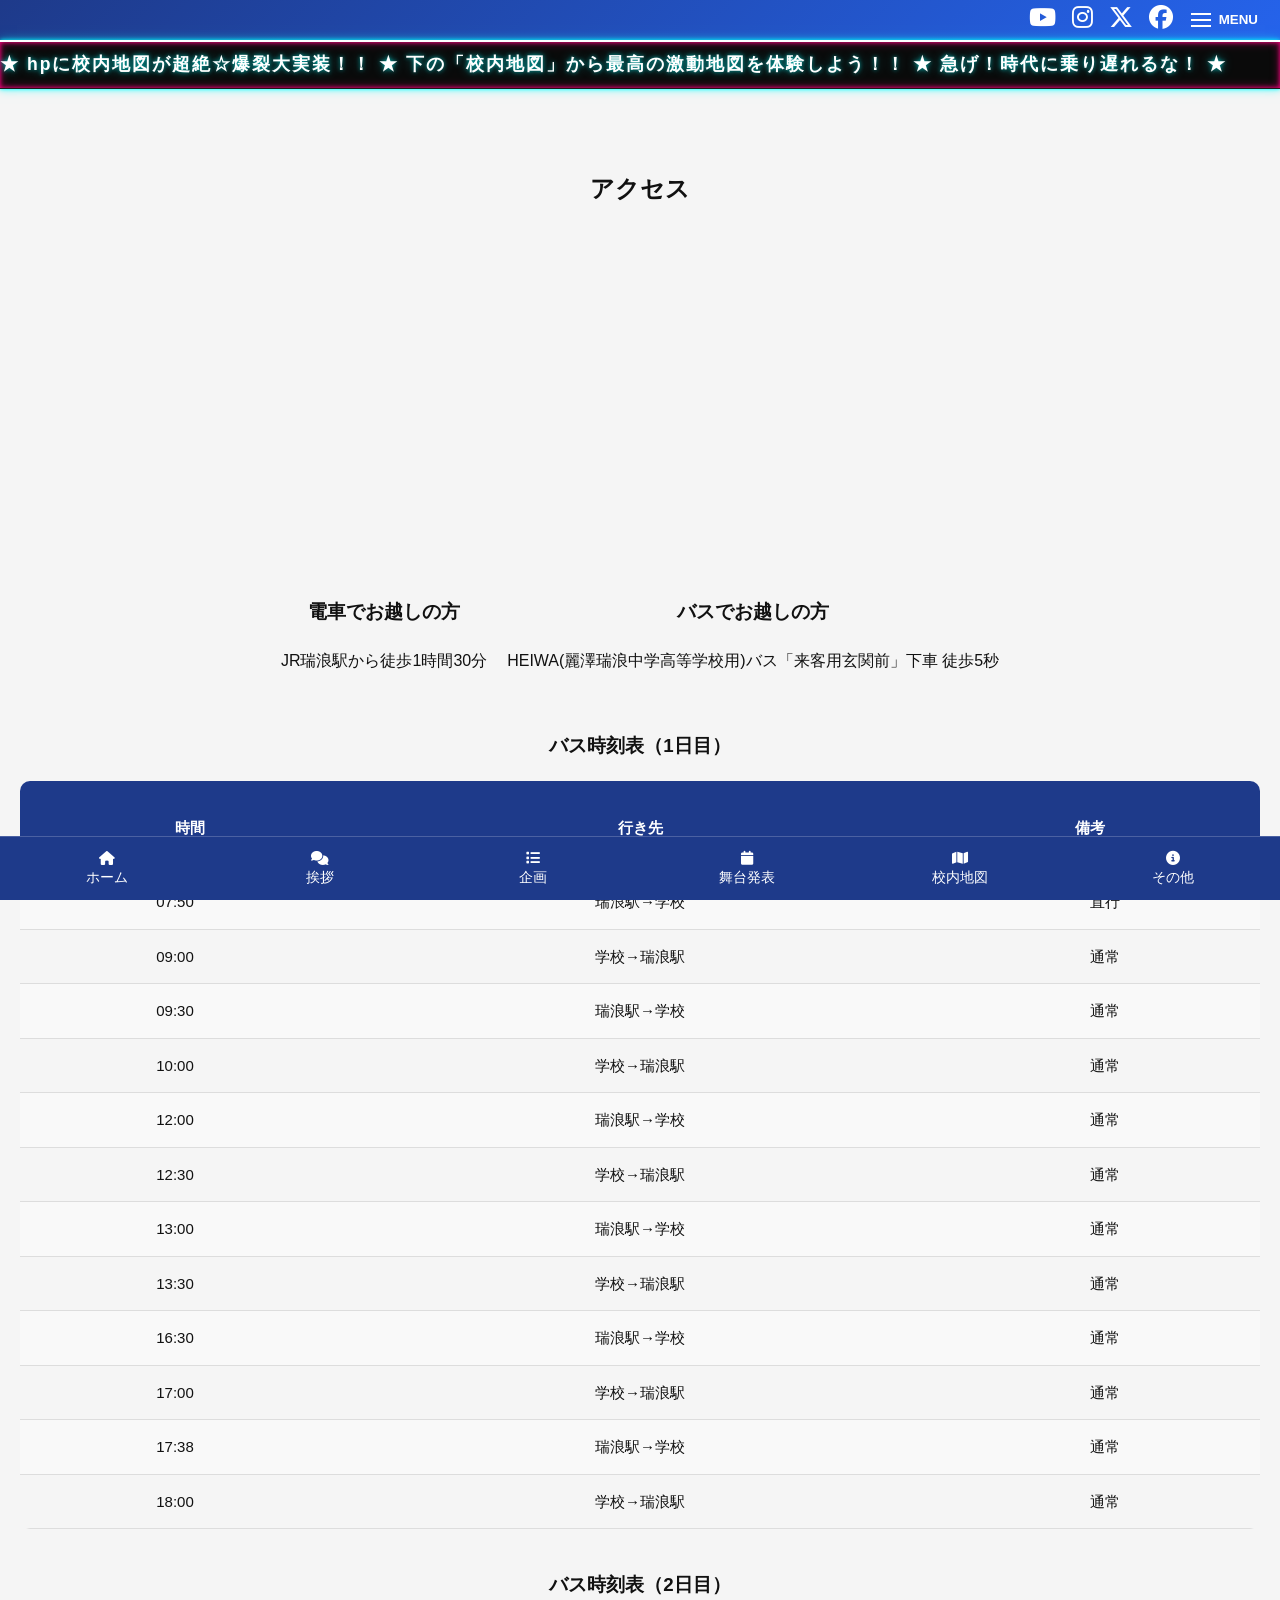
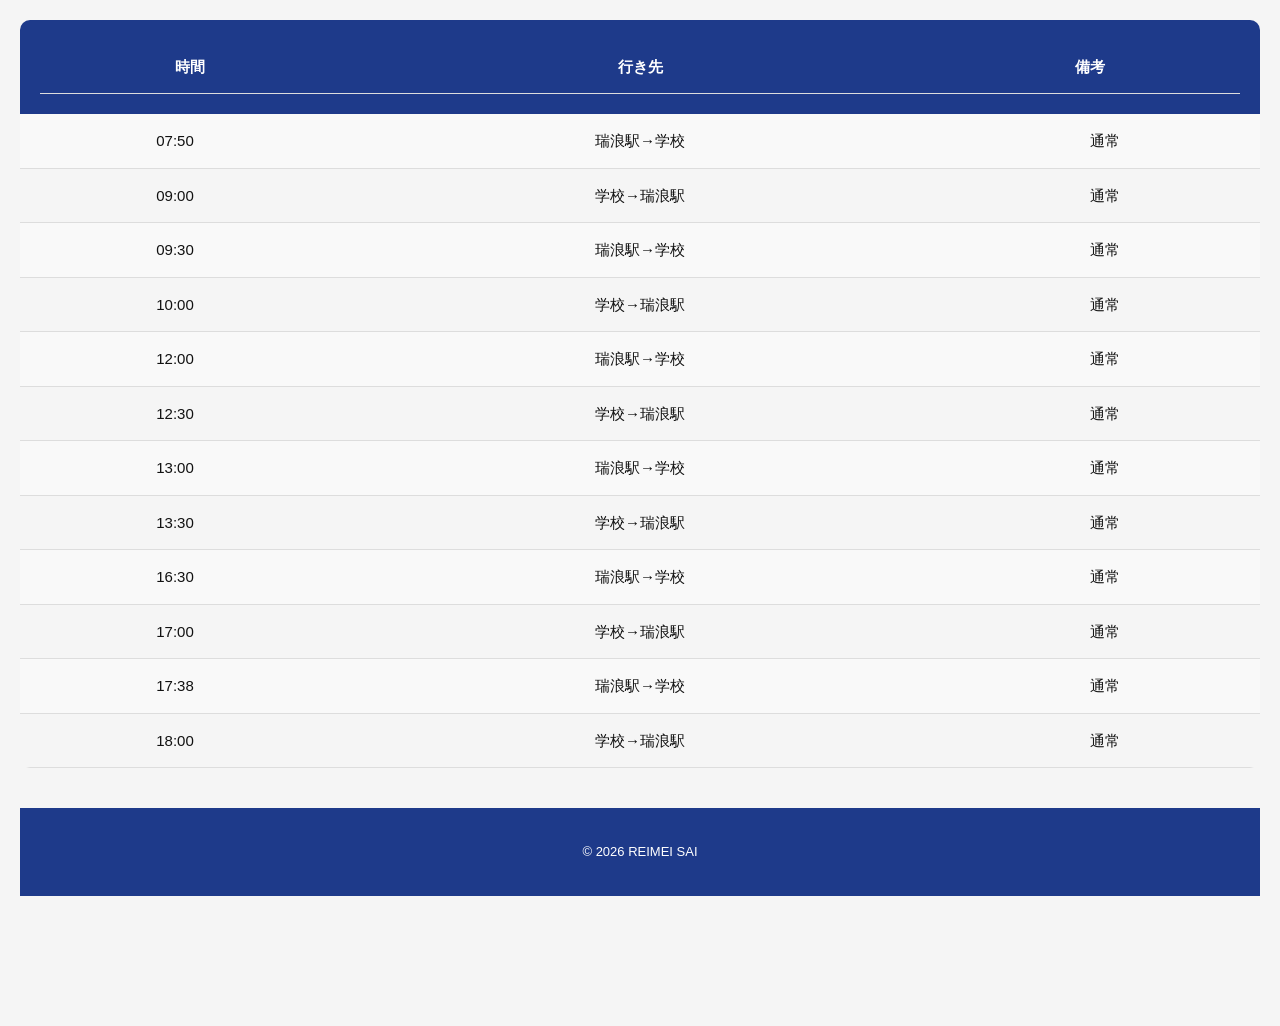
<file: other.html>
<!DOCTYPE html>
<html lang="ja">
<head>
  <meta charset="UTF-8">

  <meta name="viewport"
        content="width=device-width, initial-scale=1.0">

  <title>その他</title>

  <link rel="stylesheet" href="style.css">
  <link rel="stylesheet"
href="https://cdnjs.cloudflare.com/ajax/libs/font-awesome/6.5.1/css/all.min.css">
</head>

<body>

<header class="header">
  <h1></h1>
</header>

<!-- TOP BAR -->
<header class="topbar">
  <div class="sns-icons">

    <a href="https://youtube.com/channel/UCFJVT4Su6274HvXNP6N4FPQ?si=SE4bb-UCBrIO2Qna" target="_blank" aria-label="YouTube">
      <i class="fa-brands fa-youtube"></i>
    </a>

    <a href="https://www.instagram.com/reitaku_mizunami/" target="_blank" aria-label="Instagram">
      <i class="fa-brands fa-instagram"></i>
    </a>

    <a href="https://x.com/reitaku_mizu" target="_blank" aria-label="X">
      <i class="fa-brands fa-x-twitter"></i>
    </a>

    <a href="https://share.google/g6ToGVNRpaqc82Zp8" target="_blank" aria-label="Facebook">
      <i class="fa-brands fa-facebook"></i>
    </a>

  </div>

  <button class="menu-btn" onclick="openMenu()">
    <div class="bar">
      <span></span>
      <span></span>
      <span></span>
    </div>
    MENU
  </button>
</header>
<div class="super-flashy-ticker">
  <div class="ticker-wrap">
    <div class="ticker-move">
      <span class="ticker-item">★ hpに校内地図が超絶☆爆裂大実装！！ ★ 下の「校内地図」から最高の激動地図を体験しよう！！ ★ 急げ！時代に乗り遅れるな！ ★  </span>
      <span class="ticker-item">★ hpに校内地図が超絶☆爆裂大実装！！ ★ 下の「校内地図」から最高の激動地図を体験しよう！！ ★ 急げ！時代に乗り遅れるな！ ★ </span>
    </div>
  </div>
</div>
<!-- MENU OVERLAY -->
<div class="menu-overlay" id="menuOverlay">
  <div class="menu-overlay-topbar">
    <button class="close-btn" onclick="closeMenu()">
      MENU <span class="close-icon">✕</span>
    </button>
  </div>

  <div class="menu-overlay-content">
    <ul>
      <li><a href="index.html">TOP</a></li>
      <li><a href="koutyou-aisatu.html">挨拶</a></li>
      <li><a href="project.html">企画一覧</a></li>
      <li><a href="event.html">舞台発表</a></li>
      <li><a href="map/schoolmap.html">校内地図</a></li>
      <li><a href="other.html">その他</a></li>
    </ul>
  </div>
</div>

<section class="access">

  <h2>アクセス</h2>

  <!-- ===== 校内地図 ===== -->
  <div class="map-box">
  <iframe 
    src="https://www.google.com/maps?q=麗澤瑞浪中学高等学校&output=embed">
  </iframe>
</div>

  <!-- ===== アクセス方法 ===== -->
  <div class="access-info">

    <div class="info-card">
      <h3>電車でお越しの方</h3>
      <p>JR瑞浪駅から徒歩1時間30分</p>
    </div>

    <div class="info-card">
      <h3>バスでお越しの方</h3>
      <p>HEIWA(麗澤瑞浪中学高等学校用)バス「来客用玄関前」下車 徒歩5秒</p>
    </div>

  </div>

  <!-- ===== バス時刻表 ===== -->
  <div class="bus-section">

  <h3>バス時刻表（1日目）</h3>

  <div class="bus-table">

    <div class="row header">
      <div>時間</div>
      <div>行き先</div>
      <div>備考</div>
    </div>

    <div class="row">
      <div>07:50</div>
      <div>瑞浪駅→学校</div>
      <div>直行</div>
    </div>

    <div class="row">
      <div>09:00</div>
      <div>学校→瑞浪駅</div>
      <div>通常</div>
    </div>

    <div class="row">
      <div>09:30</div>
      <div>瑞浪駅→学校</div>
      <div>通常</div>
    </div>

    <div class="row">
      <div>10:00</div>
      <div>学校→瑞浪駅</div>
      <div>通常</div>
    </div>

    <div class="row">
      <div>12:00</div>
      <div>瑞浪駅→学校</div>
      <div>通常</div>
    </div>

    <div class="row">
      <div>12:30</div>
      <div>学校→瑞浪駅</div>
      <div>通常</div>
    </div>

    <div class="row">
      <div>13:00</div>
      <div>瑞浪駅→学校</div>
      <div>通常</div>
    </div>

    <div class="row">
      <div>13:30</div>
      <div>学校→瑞浪駅</div>
      <div>通常</div>
    </div>

    <div class="row">
      <div>16:30</div>
      <div>瑞浪駅→学校</div>
      <div>通常</div>
    </div>

    <div class="row">
      <div>17:00</div>
      <div>学校→瑞浪駅</div>
      <div>通常</div>
    </div>

    <div class="row">
      <div>17:38</div>
      <div>瑞浪駅→学校</div>
      <div>通常</div>
    </div>

    <div class="row">
      <div>18:00</div>
      <div>学校→瑞浪駅</div>
      <div>通常</div>
    </div>

  </div>

</div>

<!-- ===== バス時刻表（2日目） ===== -->
<div class="bus-section">

  <h3>バス時刻表（2日目）</h3>

  <div class="bus-table">

    <div class="row header">
      <div>時間</div>
      <div>行き先</div>
      <div>備考</div>
    </div>

    <div class="row">
      <div>07:50</div>
      <div>瑞浪駅→学校</div>
      <div>通常</div>
    </div>

    <div class="row">
      <div>09:00</div>
      <div>学校→瑞浪駅</div>
      <div>通常</div>
    </div>

    <div class="row">
      <div>09:30</div>
      <div>瑞浪駅→学校</div>
      <div>通常</div>
    </div>

    <div class="row">
      <div>10:00</div>
      <div>学校→瑞浪駅</div>
      <div>通常</div>
    </div>

    <div class="row">
      <div>12:00</div>
      <div>瑞浪駅→学校</div>
      <div>通常</div>
    </div>

    <div class="row">
      <div>12:30</div>
      <div>学校→瑞浪駅</div>
      <div>通常</div>
    </div>

    <div class="row">
      <div>13:00</div>
      <div>瑞浪駅→学校</div>
      <div>通常</div>
    </div>

    <div class="row">
      <div>13:30</div>
      <div>学校→瑞浪駅</div>
      <div>通常</div>
    </div>

    <div class="row">
      <div>16:30</div>
      <div>瑞浪駅→学校</div>
      <div>通常</div>
    </div>

    <div class="row">
      <div>17:00</div>
      <div>学校→瑞浪駅</div>
      <div>通常</div>
    </div>

    <div class="row">
      <div>17:38</div>
      <div>瑞浪駅→学校</div>
      <div>通常</div>
    </div>

    <div class="row">
      <div>18:00</div>
      <div>学校→瑞浪駅</div>
      <div>通常</div>
    </div>

  </div>

</div>

<nav class="bottom-nav">
  <a href="index.html" class="nav-item">
    <i class="fa-solid fa-house"></i><br>
    ホーム
  </a>

  <a href="koutyou-aisatu.html" class="nav-item">
    <i class="fa-solid fa-comments"></i><br>
    挨拶
  </a>

  <a href="project.html" class="nav-item">
    <i class="fa-solid fa-list"></i><br>
    企画
  </a>

  <a href="event.html" class="nav-item">
    <i class="fa-solid fa-calendar"></i><br>
    舞台発表
  </a>

  <a href="map/schoolmap.html" class="nav-item">
    <i class="fa-solid fa-map"></i><br>
    校内地図
  </a>

  <a href="other.html" class="nav-item">
    <i class="fa-solid fa-circle-info"></i><br>
    その他
  </a>
</nav>
<footer class="footer">
  <p>© 2026 REIMEI SAI</p>
</footer>

<script>
function openMenu() {
  document.getElementById('menuOverlay').classList.add('open');
}

function closeMenu() {
  document.getElementById('menuOverlay').classList.remove('open');
}
</script>

</body>
</html>
</file>
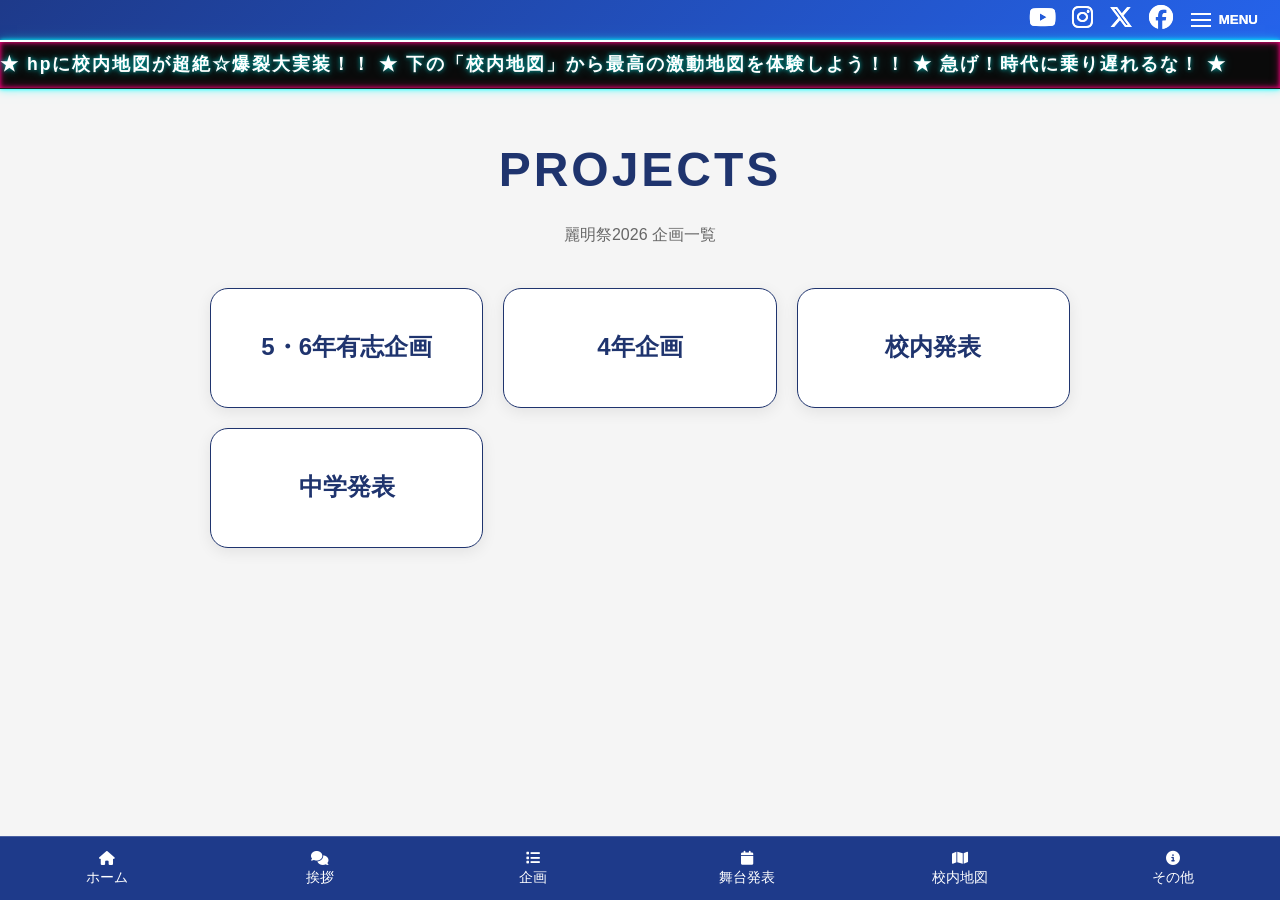
<file: project.html>
<!DOCTYPE html>
<html lang="ja">
<head>
  <meta charset="UTF-8">
  <meta name="viewport" content="width=device-width, initial-scale=1.0">
  <title>企画一覧 | REIMEI SAI 2026</title>
  <link rel="stylesheet" href="style.css">
  <link rel="stylesheet" href="https://cdnjs.cloudflare.com/ajax/libs/font-awesome/6.5.1/css/all.min.css">

</head>
<body>

<header class="header">
  <h1></h1>
</header>

<header class="topbar">
  <div class="sns-icons">
    <a href="https://youtube.com/channel/UCFJVT4Su6274HvXNP6N4FPQ?si=SE4bb-UCBrIO2Qna" target="_blank" aria-label="YouTube"><i class="fa-brands fa-youtube"></i></a>
    <a href="https://www.instagram.com/reitaku_mizunami/" target="_blank" aria-label="Instagram"><i class="fa-brands fa-instagram"></i></a>
    <a href="https://x.com/reitaku_mizu" target="_blank" aria-label="X"><i class="fa-brands fa-x-twitter"></i></a>
    <a href="https://share.google/g6ToGVNRpaqc82Zp8" target="_blank" aria-label="Facebook"><i class="fa-brands fa-facebook"></i></a>
  </div>
  <button class="menu-btn" onclick="openMenu()">
    <div class="bar"><span></span><span></span><span></span></div>
    MENU
  </button>
</header>

<!-- MENUボタン -->
<header class="topbar">
  <div class="sns-icons">
    <a href="https://youtube.com/channel/UCFJVT4Su6274HvXNP6N4FPQ?si=SE4bb-UCBrIO2Qna" target="_blank"><i class="fa-brands fa-youtube"></i></a>
    <a href="https://www.instagram.com/reitaku_mizunami/" target="_blank"><i class="fa-brands fa-instagram"></i></a>
    <a href="https://x.com/reitaku_mizu" target="_blank"><i class="fa-brands fa-x-twitter"></i></a>
    <a href="https://share.google/g6ToGVNRpaqc82Zp8" target="_blank"><i class="fa-brands fa-facebook"></i></a>
  </div>

  <button class="menu-btn" onclick="openMenu()">
    <div class="bar">
      <span></span>
      <span></span>
      <span></span>
    </div>
    MENU
  </button>
</header>
<div class="super-flashy-ticker">
  <div class="ticker-wrap">
    <div class="ticker-move">
      <span class="ticker-item">★ hpに校内地図が超絶☆爆裂大実装！！ ★ 下の「校内地図」から最高の激動地図を体験しよう！！ ★ 急げ！時代に乗り遅れるな！ ★  </span>
      <span class="ticker-item">★ hpに校内地図が超絶☆爆裂大実装！！ ★ 下の「校内地図」から最高の激動地図を体験しよう！！ ★ 急げ！時代に乗り遅れるな！ ★ </span>
    </div>
  </div>
</div>
<!-- メニュー本体 -->
<div class="menu-overlay" id="menuOverlay">
  <div class="menu-overlay-topbar">
    <button class="close-btn" onclick="closeMenu()">
      MENU <span class="close-icon">✕</span>
    </button>
  </div>

  <div class="menu-overlay-content">
    <ul>
      <li><a href="index.html">TOP</a></li>
      <li><a href="koutyou-aisatu.html">挨拶</a></li>
      <li><a href="project.html">企画一覧</a></li>
      <li><a href="event.html">舞台発表</a></li>
      <li><a href="map/schoolmap.html">校内地図</a></li>
      <li><a href="other.html">その他</a></li>
    </ul>
  </div>

  
</div>
<div class="page-title">
  <h1>PROJECTS</h1>
  <p>麗明祭2026 企画一覧</p>
</div>

<div class="project-tabs">
  <a href="yuushi.html">5・6年有志企画</a>
  <a href="yonen.html">4年企画</a>
  <a href="kounai.html">校内発表</a>
  <a href="low.html">中学発表</a>
</div>
<script>
function openMenu() {
  document.getElementById("menuOverlay").classList.add("open");
}

function closeMenu() {
  document.getElementById("menuOverlay").classList.remove("open");
}
</script>
 <nav class="bottom-nav">
  <a href="index.html" class="nav-item">
    <i class="fa-solid fa-house"></i><br>
    ホーム
  </a>

  <a href="koutyou-aisatu.html" class="nav-item">
    <i class="fa-solid fa-comments"></i><br>
    挨拶
  </a>

  <a href="project.html" class="nav-item">
    <i class="fa-solid fa-list"></i><br>
    企画
  </a>

  <a href="event.html" class="nav-item">
    <i class="fa-solid fa-calendar"></i><br>
    舞台発表
  </a>

  <a href="map/schoolmap.html" class="nav-item">
    <i class="fa-solid fa-map"></i><br>
    校内地図
  </a>

  <a href="other.html" class="nav-item">
    <i class="fa-solid fa-circle-info"></i><br>
    その他
  </a>
</nav>
</file>
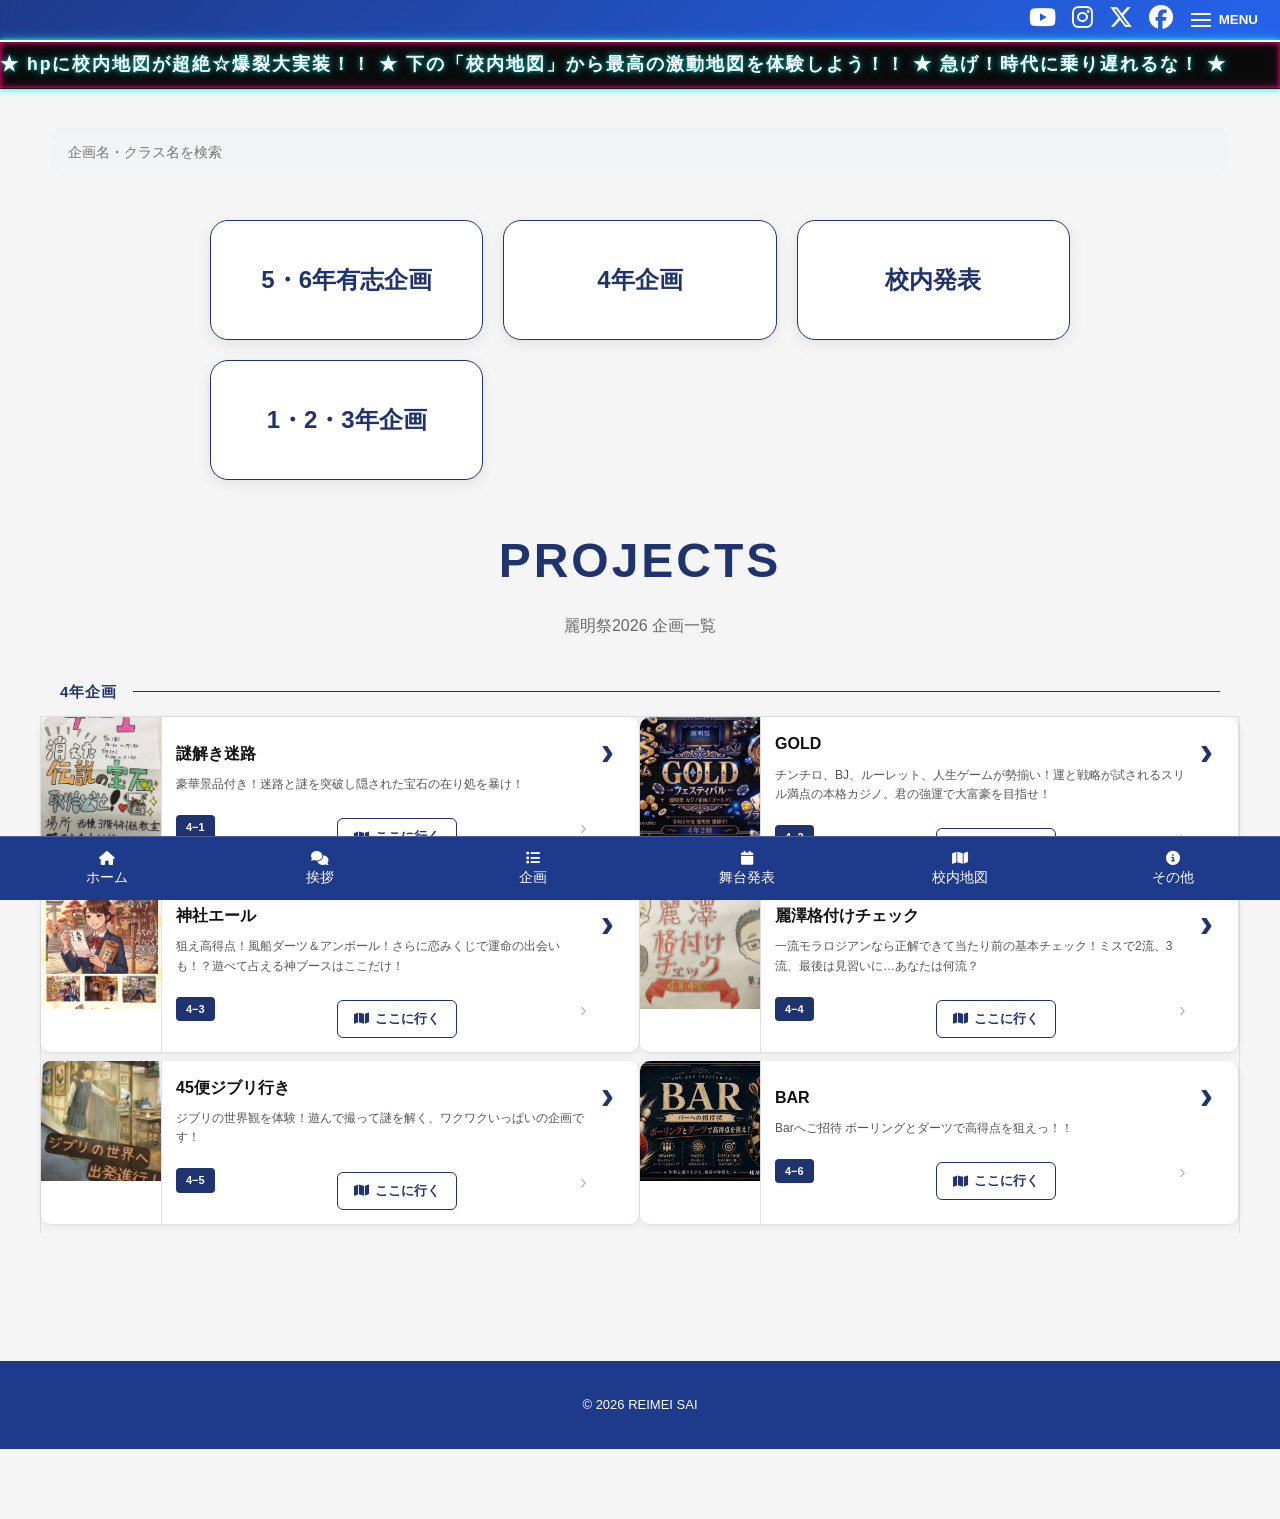
<file: yonen.html>
<!DOCTYPE html>
<html lang="ja">
<head>
  <meta charset="UTF-8">
  <meta name="viewport" content="width=device-width, initial-scale=1.0">
  <title>企画一覧 | REIMEI SAI 2026</title>
  <link rel="stylesheet" href="style.css">
  <link rel="stylesheet" href="https://cdnjs.cloudflare.com/ajax/libs/font-awesome/6.5.1/css/all.min.css">

</head>
<body>

<header class="header">
  <h1></h1>
</header>

<header class="topbar">
  <div class="sns-icons">
    <a href="https://youtube.com/channel/UCFJVT4Su6274HvXNP6N4FPQ?si=SE4bb-UCBrIO2Qna" target="_blank" aria-label="YouTube"><i class="fa-brands fa-youtube"></i></a>
    <a href="https://www.instagram.com/reitaku_mizunami/" target="_blank" aria-label="Instagram"><i class="fa-brands fa-instagram"></i></a>
    <a href="https://x.com/reitaku_mizu" target="_blank" aria-label="X"><i class="fa-brands fa-x-twitter"></i></a>
    <a href="https://share.google/g6ToGVNRpaqc82Zp8" target="_blank" aria-label="Facebook"><i class="fa-brands fa-facebook"></i></a>
  </div>
  <button class="menu-btn" onclick="openMenu()">
    <div class="bar"><span></span><span></span><span></span></div>
    MENU
  </button>
</header>
<div class="super-flashy-ticker">
  <div class="ticker-wrap">
    <div class="ticker-move">
      <span class="ticker-item">★ hpに校内地図が超絶☆爆裂大実装！！ ★ 下の「校内地図」から最高の激動地図を体験しよう！！ ★ 急げ！時代に乗り遅れるな！ ★  </span>
      <span class="ticker-item">★ hpに校内地図が超絶☆爆裂大実装！！ ★ 下の「校内地図」から最高の激動地図を体験しよう！！ ★ 急げ！時代に乗り遅れるな！ ★ </span>
    </div>
  </div>
</div>
<div class="menu-overlay" id="menuOverlay">
  <div class="menu-overlay-topbar">
    <button class="close-btn" onclick="closeMenu()">MENU <span class="close-icon">✕</span></button>
  </div>
  <div class="menu-overlay-content">
    <ul>
      <li><a href="index.html">TOP</a></li>
      <li><a href="koutyou-aisatu.html">挨拶</a></li>
      <li><a href="project.html">企画一覧</a></li>
      <li><a href="event.html">舞台発表</a></li>
      <li><a href="map/schoolmap.html">校内地図</a></li>
      <li><a href="other.html">その他</a></li>
    </ul>
  </div>
</div>
  <section class="projects">
  <div class="project-search">
    <input type="text" id="searchBox" placeholder="企画名・クラス名を検索">
  </div>

  <div class="project-tabs">
    <a href="yuushi.html">5・6年有志企画</a>
    <a href="yonen.html">4年企画</a>
    <a href="kounai.html">校内発表</a>
    <a href="low.html">1・2・3年企画</a>
  </div>
  <div class="page-title">
    <h1>PROJECTS</h1>
    <p>麗明祭2026 企画一覧</p>
  </div>
  
</div>
<div class="project-menu">
 <!-- ===== 4年企画 ===== -->
  <div class="category-block" id="yonen">
    <div class="category-header">
      <h3>4年企画</h3>
      <div class="category-line"></div>
    </div>
    <div class="project-grid">

      <!-- 1つ目の企画 -->
      <div class="project-card" onclick="toggleDetail('sample1')">
        <img src="./images/4-1.webp" alt="企画名" class="project-image">
        <div class="project-text">
          <h3>謎解き迷路</h3>
          <p>豪華景品付き！迷路と謎を突破し隠された宝石の在り処を暴け！</p>
          <!-- 変更：展開前のフッターへボタンを移動＋干渉防止処理 -->
          <div class="project-footer">
            <span class="class-tag">4−1</span>
            <div class="detail-actions" onclick="event.stopPropagation();">
              <a href="map/schoolmap.html?goal=4-1" class="map-link-btn"><i class="fa-solid fa-map"></i> ここに行く</a>
            </div>
            <span class="card-arrow">›</span>
          </div>
        </div>
      </div>
      <div class="project-detail" id="detail-sample1">
        <div class="detail-inner">
          <p class="detail-org">4−1</p>
          <h2 class="detail-title">謎解き迷路</h2>
          <span class="detail-location"><i class="fa-solid fa-location-dot"></i> 4-1</span>
          <div class="detail-body">
            <img src="./images/4-1.webp" alt="企画名" class="detail-image">
            <div class="detail-desc"><p>豪華景品付き！迷路と謎を突破し隠された宝石の在り処を暴け！</p></div>
          </div>
          <!-- 変更：詳細画面からボタンを削除 -->
        </div>
      </div>

      <!-- 2つ目の企画 -->
      <div class="project-card" onclick="toggleDetail('sample2')">
        <img src="./images/4-2.webp" alt="企画名" class="project-image">
        <div class="project-text">
          <h3>GOLD</h3>
          <p>チンチロ、BJ、ルーレット、人生ゲームが勢揃い！運と戦略が試されるスリル満点の本格カジノ。君の強運で大富豪を目指せ！</p>
          <!-- 変更：展開前のフッターへボタンを移動＋干渉防止処理 -->
          <div class="project-footer">
            <span class="class-tag">4−2</span>
            <div class="detail-actions" onclick="event.stopPropagation();">
              <a href="map/schoolmap.html?goal=4-2" class="map-link-btn"><i class="fa-solid fa-map"></i> ここに行く</a>
            </div>
            <span class="card-arrow">›</span>
          </div>
        </div>
      </div>
      <div class="project-detail" id="detail-sample2">
        <div class="detail-inner">
          <p class="detail-org">4−2</p>
          <h2 class="detail-title">GOLD</h2>
          <span class="detail-location"><i class="fa-solid fa-location-dot"></i> 4-2</span>
          <div class="detail-body">
            <img src="./images/4-2.webp" alt="企画名" class="detail-image">
            <div class="detail-desc"><p>チンチロ、BJ、ルーレット、人生ゲームが勢揃い！運と戦略が試されるスリル満点の本格カジノ。君の強運で大富豪を目指せ！</p></div>
          </div>
          <!-- 変更：詳細画面からボタンを削除 -->
        </div>
      </div>

      <!-- 3つ目の企画 -->
      <div class="project-card" onclick="toggleDetail('sample3')">
        <img src="./images/4-3.webp" alt="企画名" class="project-image">
        <div class="project-text">
          <h3>神社エール</h3>
          <p>狙え高得点！風船ダーツ＆アンボール！さらに恋みくじで運命の出会いも！？遊べて占える神ブースはここだけ！</p>
          <!-- 変更：展開前のフッターへボタンを移動＋干渉防止処理 -->
          <div class="project-footer">
            <span class="class-tag">4−3</span>
            <div class="detail-actions" onclick="event.stopPropagation();">
              <a href="map/schoolmap.html?goal=4-3" class="map-link-btn"><i class="fa-solid fa-map"></i> ここに行く</a>
            </div>
            <span class="card-arrow">›</span>
          </div>
        </div>
      </div>
      <div class="project-detail" id="detail-sample3">
        <div class="detail-inner">
          <p class="detail-org">4−3</p>
          <h2 class="detail-title">神社エール</h2>
          <span class="detail-location"><i class="fa-solid fa-location-dot"></i> 4-3</span>
          <div class="detail-body">
            <img src="./images/4-3.webp" alt="企画名" class="detail-image">
            <div class="detail-desc"><p>狙え高得点！風船ダーツ＆アンボール！さらに恋みくじで運命の出会いも！？遊べて占える神ブースはここだけ！</p></div>
          </div>
          <!-- 変更：詳細画面からボタンを削除 -->
        </div>
      </div>

      <!-- 4つ目の企画 -->
      <div class="project-card" onclick="toggleDetail('sample4')">
        <img src="./images/4-4.webp" alt="企画名" class="project-image">
        <div class="project-text">
          <h3>麗澤格付けチェック</h3>
          <p>一流モラロジアンなら正解できて当たり前の基本チェック！ミスで2流、3流、最後は見習いに…あなたは何流？</p>
          <!-- 変更：展開前のフッターへボタンを移動＋干渉防止処理 -->
          <div class="project-footer">
            <span class="class-tag">4−4</span>
            <div class="detail-actions" onclick="event.stopPropagation();">
              <a href="map/schoolmap.html?goal=4-4" class="map-link-btn"><i class="fa-solid fa-map"></i> ここに行く</a>
            </div>
            <span class="card-arrow">›</span>
          </div>
        </div>
      </div>
      <div class="project-detail" id="detail-sample4">
        <div class="detail-inner">
          <p class="detail-org">4−4</p>
          <h2 class="detail-title">麗澤格付けチェック</h2>
          <span class="detail-location"><i class="fa-solid fa-location-dot"></i> 4-4</span>
          <div class="detail-body">
            <img src="./images/4-4.webp" alt="企画名" class="detail-image">
            <div class="detail-desc"><p>一流モラロジアンなら正解できて当たり前の基本チェック！ミスで2流、3流、最後は見習いに…あなたは何流？</p></div>
          </div>
          <!-- 変更：詳細画面からボタンを削除 -->
        </div>
      </div>

      <!-- 5つ目の企画 -->
      <div class="project-card" onclick="toggleDetail('sample5')">
        <img src="./images/4-5.webp" alt="企画名" class="project-image">
        <div class="project-text">
          <h3>45便ジブリ行き</h3>
          <p>ジブリの世界観を体験！遊んで撮って謎を解く、ワクワクいっぱいの企画です！</p>
          <!-- 変更：展開前のフッターへボタンを移動＋干渉防止処理 -->
          <div class="project-footer">
            <span class="class-tag">4−5</span>
            <div class="detail-actions" onclick="event.stopPropagation();">
              <a href="map/schoolmap.html?goal=4-5" class="map-link-btn"><i class="fa-solid fa-map"></i> ここに行く</a>
            </div>
            <span class="card-arrow">›</span>
          </div>
        </div>
      </div>
      <div class="project-detail" id="detail-sample5">
        <div class="detail-inner">
          <p class="detail-org">4−5</p>
          <h2 class="detail-title">45便ジブリ行き</h2>
          <span class="detail-location"><i class="fa-solid fa-location-dot"></i> 4-5</span>
          <div class="detail-body">
            <img src="./images/4-5.webp" alt="企画名" class="detail-image">
            <div class="detail-desc"><p>ジブリの世界観を体験！遊んで撮って謎を解く、ワクワクいっぱいの企画です！</p></div>
          </div>
          <!-- 変更：詳細画面からボタンを削除 -->
        </div>
      </div>

      <!-- 6つ目の企画 -->
      <div class="project-card" onclick="toggleDetail('sample6')">
        <img src="./images/4-6.webp" alt="企画名" class="project-image">
        <div class="project-text">
          <h3>BAR</h3>
          <p>Barへご招待 ボーリングとダーツで高得点を狙えっ！！</p>
          <!-- 変更：展開前のフッターへボタンを移動＋干渉防止処理 -->
          <div class="project-footer">
            <span class="class-tag">4−6</span>
            <div class="detail-actions" onclick="event.stopPropagation();">
              <a href="map/schoolmap.html?goal=4-6" class="map-link-btn"><i class="fa-solid fa-map"></i> ここに行く</a>
            </div>
            <span class="card-arrow">›</span>
          </div>
        </div>
      </div>
      <div class="project-detail" id="detail-sample6">
        <div class="detail-inner">
          <p class="detail-org">4−6</p>
          <h2 class="detail-title">BAR</h2>
          <span class="detail-location"><i class="fa-solid fa-location-dot"></i> 4-6</span>
          <div class="detail-body">
            <img src="./images/4-6.webp" alt="企画名" class="detail-image">
            <div class="detail-desc"><p>Barへご招待 ボーリングとダーツで高得点を狙えっ！！</p></div>
          </div>
          <!-- 変更：詳細画面からボタンを削除 -->
        </div>
      </div>

    </div><!-- .project-grid -->
  </div><!-- .category-block -->

</section>
<footer class="footer">
  <p>© 2026 REIMEI SAI</p>
</footer>

<script src="script.js"></script>

</body>
</html>
 <nav class="bottom-nav">
  <a href="index.html" class="nav-item">
    <i class="fa-solid fa-house"></i><br>
    ホーム
  </a>

  <a href="koutyou-aisatu.html" class="nav-item">
    <i class="fa-solid fa-comments"></i><br>
    挨拶
  </a>

  <a href="project.html" class="nav-item">
    <i class="fa-solid fa-list"></i><br>
    企画
  </a>

  <a href="event.html" class="nav-item">
    <i class="fa-solid fa-calendar"></i><br>
    舞台発表
  </a>

  <a href="map/schoolmap.html" class="nav-item">
    <i class="fa-solid fa-map"></i><br>
    校内地図
  </a>

  <a href="other.html" class="nav-item">
    <i class="fa-solid fa-circle-info"></i><br>
    その他
  </a>
</nav>
</file>
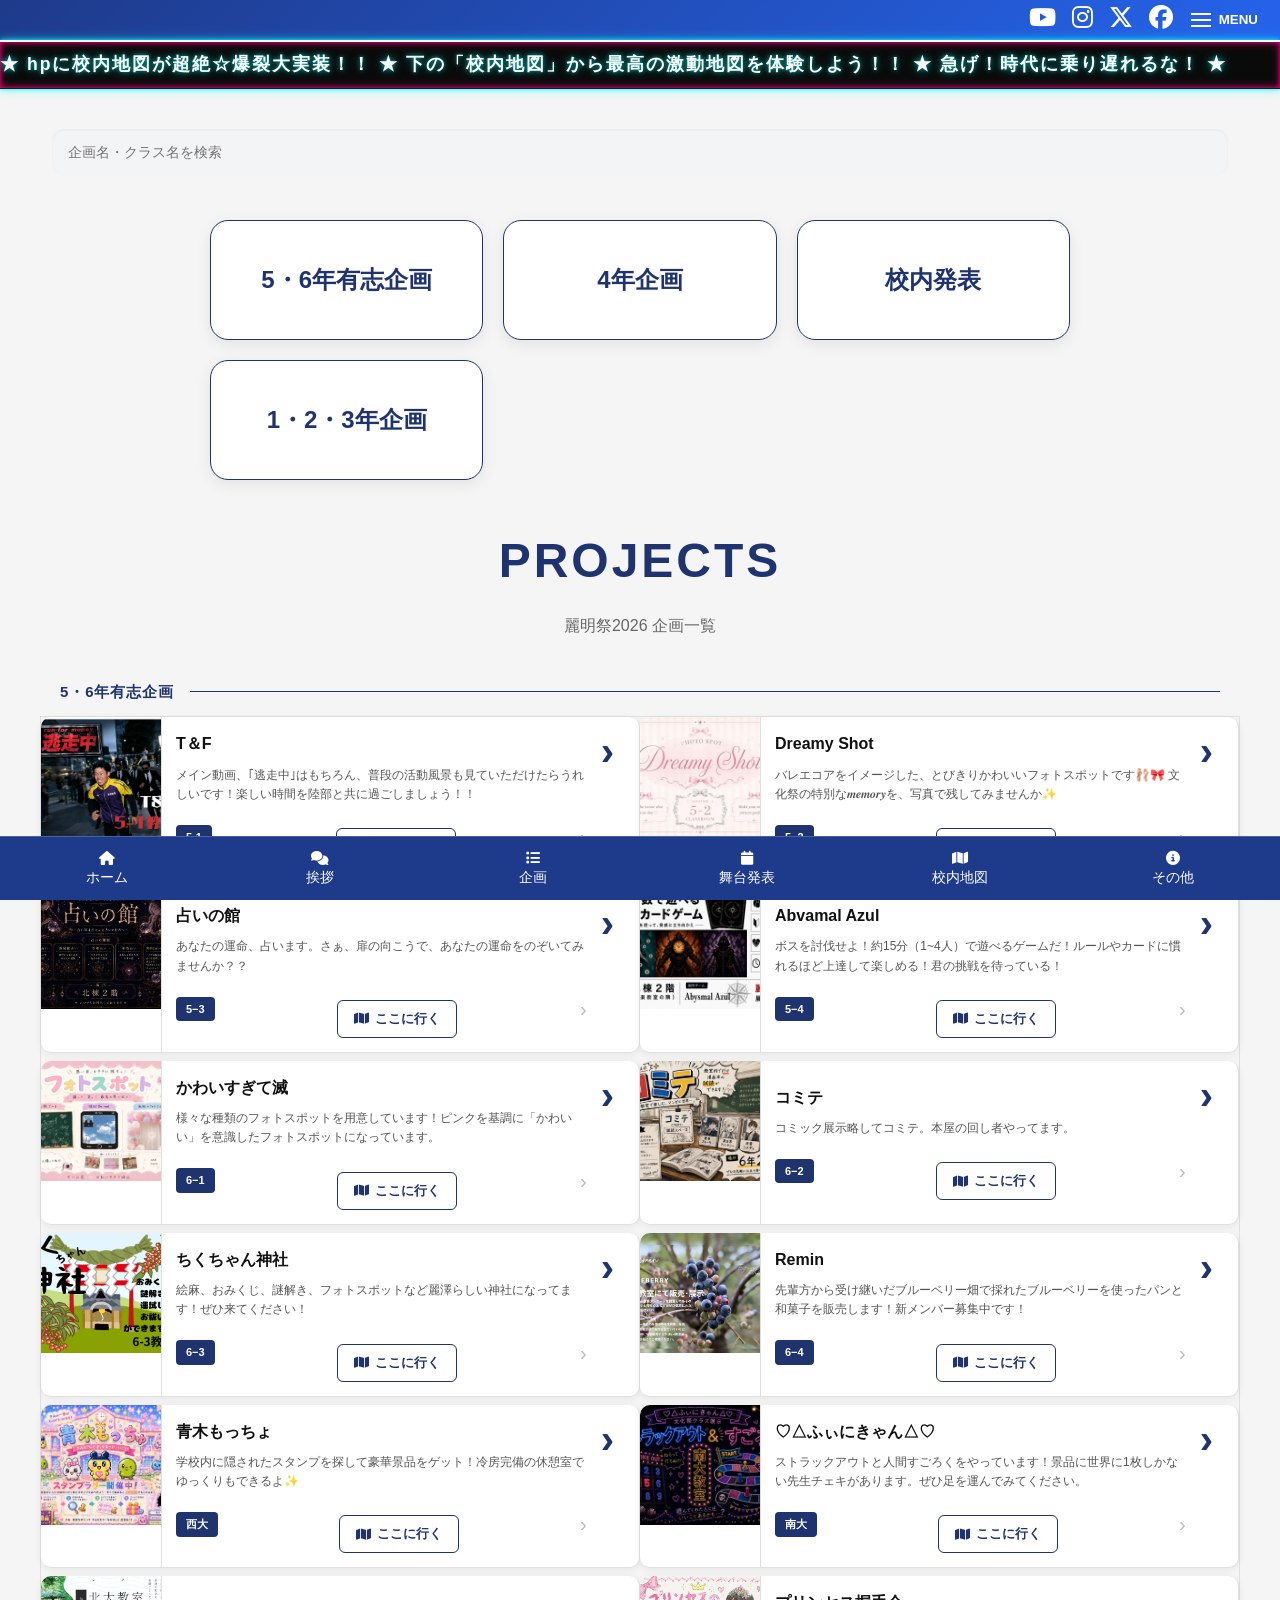
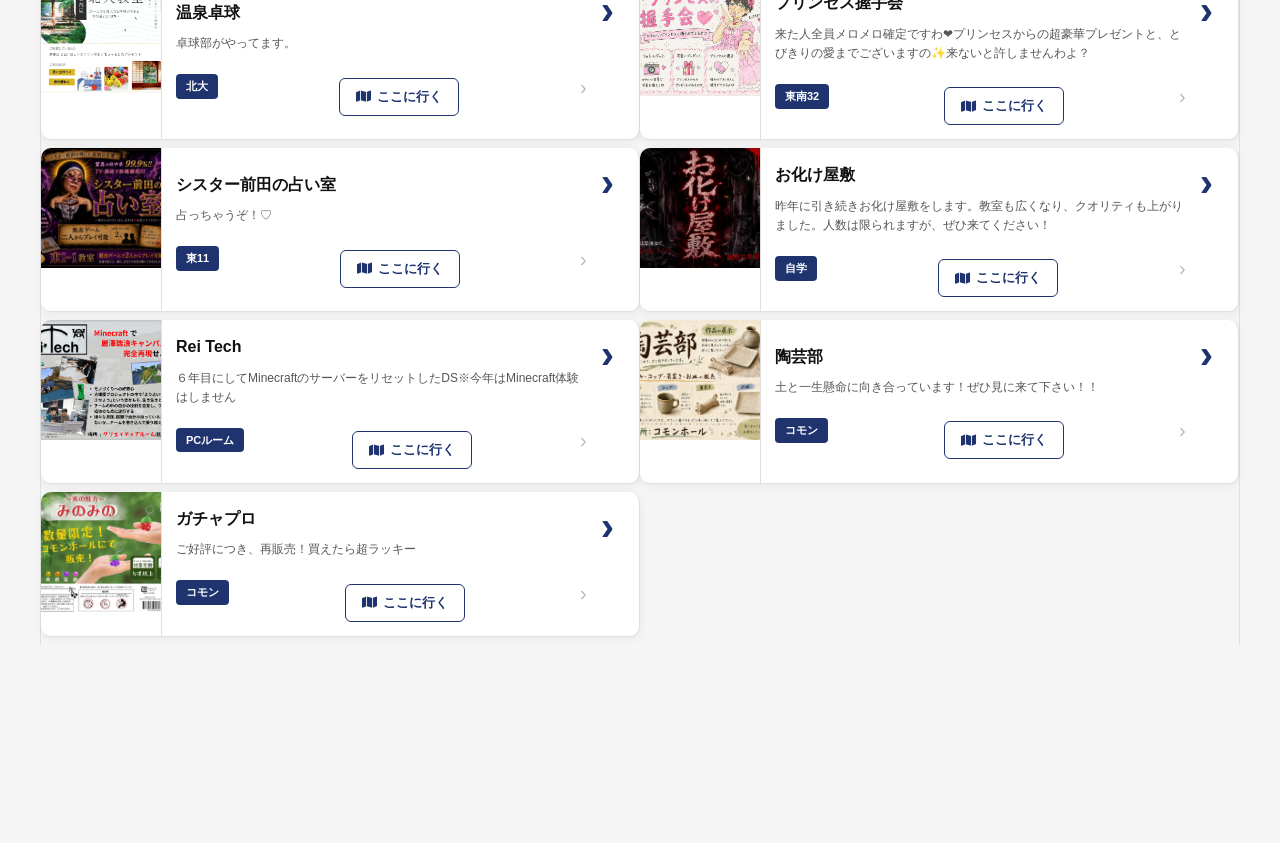
<file: yuushi.html>
<!DOCTYPE html>
<html lang="ja">
<head>
  <meta charset="UTF-8">
  <meta name="viewport" content="width=device-width, initial-scale=1.0">
  <title>企画一覧 | REIMEI SAI 2026</title>
  <link rel="stylesheet" href="style.css">
  <link rel="stylesheet" href="https://cdnjs.cloudflare.com/ajax/libs/font-awesome/6.5.1/css/all.min.css">

</head>
<body>

<header class="header">
  <h1></h1>
</header>

<header class="topbar">
  <div class="sns-icons">
    <a href="https://youtube.com/channel/UCFJVT4Su6274HvXNP6N4FPQ?si=SE4bb-UCBrIO2Qna" target="_blank" aria-label="YouTube"><i class="fa-brands fa-youtube"></i></a>
    <a href="https://www.instagram.com/reitaku_mizunami/" target="_blank" aria-label="Instagram"><i class="fa-brands fa-instagram"></i></a>
    <a href="https://x.com/reitaku_mizu" target="_blank" aria-label="X"><i class="fa-brands fa-x-twitter"></i></a>
    <a href="https://share.google/g6ToGVNRpaqc82Zp8" target="_blank" aria-label="Facebook"><i class="fa-brands fa-facebook"></i></a>
  </div>
  <button class="menu-btn" onclick="openMenu()">
    <div class="bar"><span></span><span></span><span></span></div>
    MENU
  </button>
</header>
<div class="super-flashy-ticker">
  <div class="ticker-wrap">
    <div class="ticker-move">
      <span class="ticker-item">★ hpに校内地図が超絶☆爆裂大実装！！ ★ 下の「校内地図」から最高の激動地図を体験しよう！！ ★ 急げ！時代に乗り遅れるな！ ★  </span>
      <span class="ticker-item">★ hpに校内地図が超絶☆爆裂大実装！！ ★ 下の「校内地図」から最高の激動地図を体験しよう！！ ★ 急げ！時代に乗り遅れるな！ ★ </span>
    </div>
  </div>
</div>
<div class="menu-overlay" id="menuOverlay">
  <div class="menu-overlay-topbar">
    <button class="close-btn" onclick="closeMenu()">MENU <span class="close-icon">✕</span></button>
  </div>
  <div class="menu-overlay-content">
    <ul>
      <li><a href="index.html">TOP</a></li>
      <li><a href="koutyou-aisatu.html">挨拶</a></li>
      <li><a href="project.html">企画一覧</a></li>
      <li><a href="event.html">舞台発表</a></li>
      <li><a href="map/schoolmap.html">校内地図</a></li>
      <li><a href="other.html">その他</a></li>
    </ul>
  </div>
</div>
  <section class="projects">
  <div class="project-search">
    <input type="text" id="searchBox" placeholder="企画名・クラス名を検索">
  </div>

  <div class="project-tabs">
    <a href="yuushi.html">5・6年有志企画</a>
    <a href="yonen.html">4年企画</a>
    <a href="kounai.html">校内発表</a>
    <a href="low.html">1・2・3年企画</a>
  </div>
  <div class="page-title">
    <h1>PROJECTS</h1>
    <p>麗明祭2026 企画一覧</p>
  </div>
  
</div>
<div class="project-menu">
<!-- ===== 5・6年有志企画 ===== -->
  <div class="category-block" id="yuushi">
    <div class="category-header">
      <h3>5・6年有志企画</h3>
      <div class="category-line"></div>
      </div>
    <div class="project-grid">
      <!-- 1つ目の企画：T＆F -->
      <div class="project-card" onclick="toggleDetail('tf')">
        <img src="./images/tousou.webp" alt="T＆F" class="project-image">
        <div class="project-text">
          <h3>T＆F</h3>
          <p>メイン動画、｢逃走中｣はもちろん、普段の活動風景も見ていただけたらうれしいです！楽しい時間を陸部と共に過ごしましょう！！</p>
          <!-- 変更：展開前のフッターへボタンを移動＋干渉防止処理 -->
          <div class="project-footer">
            <span class="class-tag">5-1</span>
            <div class="detail-actions" onclick="event.stopPropagation();">
              <a href="map/schoolmap.html?goal=5-1" class="map-link-btn"><i class="fa-solid fa-map"></i> ここに行く</a>
            </div>
            <span class="card-arrow">›</span>
          </div>
        </div>
      </div>
      <div class="project-detail" id="detail-tf">
        <div class="detail-inner">
          <p class="detail-org">5−1</p>
          <h2 class="detail-title">T＆F</h2>
          <span class="detail-location"><i class="fa-solid fa-location-dot"></i> 5-1</span>
          <div class="detail-body">
            <img src="./images/tousou.webp" alt="T＆F" class="detail-image">
            <div class="detail-desc"><p>メイン動画、｢逃走中｣はもちろん、普段の活動風景も見ていただけたらうれしいです！楽しい時間を陸部と共に過ごしましょう！！</p></div>
          </div>
          <!-- 変更：詳細画面からボタンを削除 -->
        </div>
      </div>

      <!-- 2つ目の企画：Dreamy Shot -->
      <div class="project-card" onclick="toggleDetail('dreamy')">
        <img src="./images/dreamy shot.webp" alt="Dreamy Shot" class="project-image">
        <div class="project-text">
          <h3>Dreamy Shot</h3>
          <p>バレエコアをイメージした、とびきりかわいいフォトスポットです🩰🎀 文化祭の特別な𝒎𝒆𝒎𝒐𝒓𝒚を、写真で残してみませんか✨</p>
          <!-- 変更：展開前のフッターへボタンを移動＋干渉防止処理 -->
          <div class="project-footer">
            <span class="class-tag">5−2</span>
            <div class="detail-actions" onclick="event.stopPropagation();">
              <a href="map/schoolmap.html?goal=5-2" class="map-link-btn"><i class="fa-solid fa-map"></i> ここに行く</a>
            </div>
            <span class="card-arrow">›</span>
          </div>
        </div>
      </div>
      <div class="project-detail" id="detail-dreamy">
        <div class="detail-inner">
          <p class="detail-org">5−2</p>
          <h2 class="detail-title">Dreamy Shot</h2>
          <span class="detail-location"><i class="fa-solid fa-location-dot"></i> 5-2</span>
          <div class="detail-body">
            <img src="./images/dreamy shot.webp" alt="Dreamy Shot" class="detail-image">
            <div class="detail-desc"><p>バレエコアをイメージした、とびきりかわいいフォトスポットです🩰🎀 文化祭の特別な𝒎𝒆𝒎𝒐𝒓𝒚を、写真で残してみませんか✨</p></div>
          </div>
          <!-- 変更：詳細画面からボタンを削除 -->
        </div>
      </div>

      <!-- 3つ目の企画：占いの館 -->
      <div class="project-card" onclick="toggleDetail('uranai')">
        <img src="./images/uranai.webp" alt="占いの館" class="project-image">
        <div class="project-text">
          <h3>占いの館</h3>
          <p>あなたの運命、占います。さぁ、扉の向こうで、あなたの運命をのぞいてみませんか？？</p>
          <!-- 変更：展開前のフッターへボタンを移動＋干渉防止処理 -->
          <div class="project-footer">
            <span class="class-tag">5−3</span>
            <div class="detail-actions" onclick="event.stopPropagation();">
              <a href="map/schoolmap.html?goal=5-3" class="map-link-btn"><i class="fa-solid fa-map"></i> ここに行く</a>
            </div>
            <span class="card-arrow">›</span>
          </div>
        </div>
      </div>
      <div class="project-detail" id="detail-uranai">
        <div class="detail-inner">
          <p class="detail-org">5−3</p>
          <h2 class="detail-title">占いの館</h2>
          <span class="detail-location"><i class="fa-solid fa-location-dot"></i> 5-3</span>
          <div class="detail-body">
            <img src="./images/uranai.webp" alt="占いの館" class="detail-image">
            <div class="detail-desc"><p>あなたの運命、占います。さぁ、扉の向こうで、あなたの運命をのぞいてみませんか？？</p></div>
          </div>
          <!-- 変更：詳細画面からボタンを削除 -->
        </div>
      </div>

      <!-- 4つ目の企画：Abvamal Azul -->
      <div class="project-card" onclick="toggleDetail('abvamal')">
        <img src="./images/ka-do.webp" alt="Abvamal Azul" class="project-image">
        <div class="project-text">
          <h3>Abvamal Azul</h3>
          <p>ボスを討伐せよ！約15分（1~4人）で遊べるゲームだ！ルールやカードに慣れるほど上達して楽しめる！君の挑戦を待っている！</p>
          <!-- 変更：展開前のフッターへボタンを移動＋干渉防止処理 -->
          <div class="project-footer">
            <span class="class-tag">5−4</span>
            <div class="detail-actions" onclick="event.stopPropagation();">
              <a href="map/schoolmap.html?goal=5-4" class="map-link-btn"><i class="fa-solid fa-map"></i> ここに行く</a>
            </div>
            <span class="card-arrow">›</span>
          </div>
        </div>
      </div>
      <div class="project-detail" id="detail-abvamal">
        <div class="detail-inner">
          <p class="detail-org">5−4</p>
          <h2 class="detail-title">Abvamal Azul</h2>
          <span class="detail-location"><i class="fa-solid fa-location-dot"></i> 5-4</span>
          <div class="detail-body">
            <img src="./images/ka-do.webp" alt="Abvamal Azul" class="detail-image">
            <div class="detail-desc"><p>ボスを討伐せよ！約15分（1~4人）で遊べるゲームだ！ルールやカードに慣れるほど上達して楽しめる！君の挑戦を待っている！</p></div>
          </div>
          <!-- 変更：詳細画面からボタンを削除 -->
        </div>
      </div>

      <!-- 5つ目の企画：かわいすぎて滅 -->
      <div class="project-card" onclick="toggleDetail('kawaii')">
        <img src="./images/kawaisugite.webp" alt="可愛すぎて滅" class="project-image">
        <div class="project-text">
          <h3>かわいすぎて滅</h3>
          <p>様々な種類のフォトスポットを用意しています！ピンクを基調に「かわいい」を意識したフォトスポットになっています。</p>
          <!-- 変更：展開前のフッターへボタンを移動＋干渉防止処理 -->
          <div class="project-footer">
            <span class="class-tag">6−1</span>
            <div class="detail-actions" onclick="event.stopPropagation();">
              <a href="map/schoolmap.html?goal=6-1" class="map-link-btn"><i class="fa-solid fa-map"></i> ここに行く</a>
            </div>
            <span class="card-arrow">›</span>
          </div>
        </div>
      </div>
      <div class="project-detail" id="detail-kawaii">
        <div class="detail-inner">
          <p class="detail-org">6−1</p>
          <h2 class="detail-title">かわいすぎて滅</h2>
          <span class="detail-location"><i class="fa-solid fa-location-dot"></i> 北大</span>
          <div class="detail-body">
            <img src="./images/kawaisugite.webp" alt="可愛すぎて滅" class="detail-image">
            <div class="detail-desc"><p>様々な種類のフォトスポットを用意しています！ピンクを基調に「かわいい」を意識したフォトスポットになっています。</p></div>
          </div>
          <!-- 変更：詳細画面からボタンを削除 -->
        </div>
      </div>


      <!-- 1つ目の企画：コミテ -->
      <div class="project-card" onclick="toggleDetail('komite')">
        <img src="./images/komite.webp" alt="コミテ" class="project-image">
        <div class="project-text">
          <h3>コミテ</h3>
          <p>コミック展示略してコミテ。本屋の回し者やってます。</p>
          <!-- 変更：展開前のフッターへボタンを移動＋干渉防止処理 -->
          <div class="project-footer">
            <span class="class-tag">6−2</span>
            <div class="detail-actions" onclick="event.stopPropagation();">
              <a href="map/schoolmap.html?goal=6-2" class="map-link-btn"><i class="fa-solid fa-map"></i> ここに行く</a>
            </div>
            <span class="card-arrow">›</span>
          </div>
        </div>
      </div>
      <div class="project-detail" id="detail-komite">
        <div class="detail-inner">
          <p class="detail-org">6−2</p>
          <h2 class="detail-title">コミテ</h2>
          <span class="detail-location"><i class="fa-solid fa-location-dot"></i> 6-2</span>
          <div class="detail-body">
            <img src="./images/komite.webp" alt="コミテ" class="detail-image">
            <div class="detail-desc"><p>コミック展示略してコミテ。本屋の回し者やってます。</p></div>
          </div>
          <!-- 変更：詳細画面からボタンを削除 -->
        </div>
      </div>

      <!-- 2つ目の企画：ちくちゃん神社 -->
      <div class="project-card" onclick="toggleDetail('chiku')">
        <img src="./images/tiku.webp" alt="ちくちゃん神社" class="project-image">
        <div class="project-text">
          <h3>ちくちゃん神社</h3>
          <p>絵麻、おみくじ、謎解き、フォトスポットなど麗澤らしい神社になってます！ぜひ来てください！</p>
          <!-- 変更：展開前のフッターへボタンを移動＋干渉防止処理 -->
          <div class="project-footer">
            <span class="class-tag">6−3</span>
            <div class="detail-actions" onclick="event.stopPropagation();">
              <a href="map/schoolmap.html?goal=6-3" class="map-link-btn"><i class="fa-solid fa-map"></i> ここに行く</a>
            </div>
            <span class="card-arrow">›</span>
          </div>
        </div>
      </div>
      <div class="project-detail" id="detail-chiku">
        <div class="detail-inner">
          <p class="detail-org">6−3</p>
          <h2 class="detail-title">ちくちゃん神社</h2>
          <span class="detail-location"><i class="fa-solid fa-location-dot"></i> 6-3</span>
          <div class="detail-body">
            <img src="./images/tiku.webp" alt="ちくちゃん神社" class="detail-image">
            <div class="detail-desc"><p>絵麻、おみくじ、謎解き、フォトスポットなど麗澤らしい神社になってます！ぜひ来てください！</p></div>
          </div>
          <!-- 変更：詳細画面からボタンを削除 -->
        </div>
      </div>

      <!-- 3つ目の企画：Remin -->
      <div class="project-card" onclick="toggleDetail('remin')">
        <img src="./images/remin.webp" alt="Remin" class="project-image">
        <div class="project-text">
          <h3>Remin</h3>
          <p>先輩方から受け継いだブルーベリー畑で採れたブルーベリーを使ったパンと和菓子を販売します！新メンバー募集中です！</p>
          <!-- 変更：展開前のフッターへボタンを移動＋干渉防止処理 -->
          <div class="project-footer">
            <span class="class-tag">6−4</span>
            <div class="detail-actions" onclick="event.stopPropagation();">
              <a href="map/schoolmap.html?goal=6-4" class="map-link-btn"><i class="fa-solid fa-map"></i> ここに行く</a>
            </div>
            <span class="card-arrow">›</span>
          </div>
        </div>
      </div>
      <div class="project-detail" id="detail-remin">
        <div class="detail-inner">
          <p class="detail-org">6−4</p>
          <h2 class="detail-title">Remin</h2>
          <span class="detail-location"><i class="fa-solid fa-location-dot"></i> 6-4</span>
          <div class="detail-body">
            <img src="./images/remin.webp" alt="Remin" class="detail-image">
            <div class="detail-desc"><p>先輩方から受け継いだブルーベリー畑で採れたブルーベリーを使ったパンと和菓子を販売します！新メンバー募集中です！</p></div>
          </div>
          <!-- 変更：詳細画面からボタンを削除 -->
        </div>
      </div>

      <!-- 4つ目の企画：青木もっちょ -->
      <div class="project-card" onclick="toggleDetail('aoki')">
        <img src="./images/aokimo.webp" alt="AOKI MOCCHO" class="project-image">
        <div class="project-text">
          <h3>青木もっちょ</h3>
          <p>学校内に隠されたスタンプを探して豪華景品をゲット！冷房完備の休憩室でゆっくりもできるよ✨️</p>
          <!-- 変更：展開前のフッターへボタンを移動＋干渉防止処理 -->
          <div class="project-footer">
            <span class="class-tag">西大</span>
            <div class="detail-actions" onclick="event.stopPropagation();">
              <a href="map/schoolmap.html?goal=西大" class="map-link-btn"><i class="fa-solid fa-map"></i> ここに行く</a>
            </div>
            <span class="card-arrow">›</span>
          </div>
        </div>
      </div>
      <div class="project-detail" id="detail-aoki">
        <div class="detail-inner">
          <p class="detail-org">西大</p>
          <h2 class="detail-title">青木もっちょ</h2>
          <span class="detail-location"><i class="fa-solid fa-location-dot"></i> 西大</span>
          <div class="detail-body">
            <img src="./images/aokimo.webp" alt="AOKI MOCCHO" class="detail-image">
            <div class="detail-desc"><p>学校内に隠されたスタンプを探して豪華景品をゲット！冷房完備の休憩室でゆっくりもできるよ✨️</p></div>
          </div>
          <!-- 変更：詳細画面からボタンを削除 -->
        </div>
      </div>

      <!-- 5つ目の企画：♡△ふぃにきゃん△♡ -->
      <div class="project-card" onclick="toggleDetail('fini')">
        <img src="./images/da-tsu.webp" alt="♡△ふぃにきゃん△♡" class="project-image">
        <div class="project-text">
          <h3>♡△ふぃにきゃん△♡</h3>
          <p>ストラックアウトと人間すごろくをやっています！景品に世界に1枚しかない先生チェキがあります。ぜひ足を運んでみてください。</p>
          <!-- 変更：展開前のフッターへボタンを移動＋干渉防止処理 -->
          <div class="project-footer">
            <span class="class-tag">南大</span>
            <div class="detail-actions" onclick="event.stopPropagation();">
              <a href="map/schoolmap.html?goal=南大" class="map-link-btn"><i class="fa-solid fa-map"></i> ここに行く</a>
            </div>
            <span class="card-arrow">›</span>
          </div>
        </div>
      </div>
      <div class="project-detail" id="detail-fini">
        <div class="detail-inner">
          <p class="detail-org">南大</p>
          <h2 class="detail-title">♡△ふぃにきゃん△♡</h2>
          <span class="detail-location"><i class="fa-solid fa-location-dot"></i> 南大</span>
          <div class="detail-body">
            <img src="./images/da-tsu.webp" alt="♡△ふぃにきゃん△♡" class="detail-image">
            <div class="detail-desc"><p>ストラックアウトと人間すごろくをやっています！景品に世界に1枚しかない先生チェキがあります。ぜひ足を運んでみてください。</p></div>
          </div>
          <!-- 変更：詳細画面からボタンを削除 -->
        </div>
      </div>

      <!-- 6つ目の企画：温泉卓球 -->
      <div class="project-card" onclick="toggleDetail('takkyuu')">
        <img src="./images/takkyuu.webp" alt="温泉卓球" class="project-image">
        <div class="project-text">
          <h3>温泉卓球</h3>
          <p>卓球部がやってます。</p>
          <!-- 変更：展開前のフッターへボタンを移動＋干渉防止処理 -->
          <div class="project-footer">
            <span class="class-tag">北大</span>
            <div class="detail-actions" onclick="event.stopPropagation();">
              <a href="map/schoolmap.html?goal=北大" class="map-link-btn"><i class="fa-solid fa-map"></i> ここに行く</a>
            </div>
            <span class="card-arrow">›</span>
          </div>
        </div>
      </div>
      <div class="project-detail" id="detail-takkyuu">
        <div class="detail-inner">
          <p class="detail-org">北大</p>
          <h2 class="detail-title">温泉卓球</h2>
          <span class="detail-location"><i class="fa-solid fa-location-dot"></i> 北大</span>
          <div class="detail-body">
            <img src="./images/takkyuu.webp" alt="温泉卓球" class="detail-image">
            <div class="detail-desc"><p>卓球部がやってます。</p></div>
          </div>
          <!-- 変更：詳細画面からボタンを削除 -->
        </div>
      </div>


           <!-- 1つ目の企画：プリンセス握手会 -->
      <div class="project-card" onclick="toggleDetail('princess')">
        <img src="./images/princess.webp" alt="プリンセス握手会" class="project-image">
        <div class="project-text">
          <h3>プリンセス握手会</h3>
          <p>来た人全員メロメロ確定ですわ❤プリンセスからの超豪華プレゼントと、とびきりの愛までございますの✨来ないと許しませんわよ？</p>
          <!-- 変更：展開前のフッターへボタンを移動＋干渉防止処理 -->
          <div class="project-footer">
            <span class="class-tag">東南32</span>
            <div class="detail-actions" onclick="event.stopPropagation();">
              <a href="map/schoolmap.html?goal=東南32" class="map-link-btn"><i class="fa-solid fa-map"></i> ここに行く</a>
            </div>
            <span class="card-arrow">›</span>
          </div>
        </div>
      </div>
      <div class="project-detail" id="detail-princess">
        <div class="detail-inner">
          <p class="detail-org">東南32</p>
          <h2 class="detail-title">プリンセス握手会</h2>
          <span class="detail-location"><i class="fa-solid fa-location-dot"></i> 東南32</span>
          <div class="detail-body">
            <img src="./images/princess.webp" alt="プリンセス握手会" class="detail-image">
            <div class="detail-desc"><p>来た人全員メロメロ確定ですわ❤プリンセスからの超豪華プレゼントと、とびきりの愛までございますの✨来ないと許しませんわよ？</p></div>
          </div>
          <!-- 変更：詳細画面からボタンを削除 -->
        </div>
      </div>

      <!-- 2つ目の企画：シスター前田の占い室 -->
      <div class="project-card" onclick="toggleDetail('sister')">
        <img src="./images/uranai sister.webp" alt="シスター前田の占い室" class="project-image">
        <div class="project-text">
          <h3>シスター前田の占い室</h3>
          <p>占っちゃうぞ！♡</p>
          <!-- 変更：展開前のフッターへボタンを移動＋干渉防止処理 -->
          <div class="project-footer">
            <span class="class-tag">東11</span>
            <div class="detail-actions" onclick="event.stopPropagation();">
              <a href="map/schoolmap.html?goal=東11" class="map-link-btn"><i class="fa-solid fa-map"></i> ここに行く</a>
            </div>
            <span class="card-arrow">›</span>
          </div>
        </div>
      </div>
      <div class="project-detail" id="detail-sister">
        <div class="detail-inner">
          <p class="detail-org">東11</p>
          <h2 class="detail-title">シスター前田の占い室</h2>
          <span class="detail-location"><i class="fa-solid fa-location-dot"></i> 東11</span>
          <div class="detail-body">
            <img src="./images/uranai sister.webp" alt="シスター前田の占い室" class="detail-image">
            <div class="detail-desc"><p>占っちゃうぞ！♡</p></div>
          </div>
          <!-- 変更：詳細画面からボタンを削除 -->
        </div>
      </div>

      <!-- 3つ目の企画：お化け屋敷 -->
      <div class="project-card" onclick="toggleDetail('obake')">
        <img src="./images/obakeyasiki.webp" alt="お化け屋敷" class="project-image">
        <div class="project-text">
          <h3>お化け屋敷</h3>
          <p>昨年に引き続きお化け屋敷をします。教室も広くなり、クオリティも上がりました。人数は限られますが、ぜひ来てください！</p>
          <!-- 変更：展開前のフッターへボタンを移動＋干渉防止処理（元のリンク先 goal=自学教室 を指定） -->
          <div class="project-footer">
            <span class="class-tag">自学</span>
            <div class="detail-actions" onclick="event.stopPropagation();">
              <a href="map/schoolmap.html?goal=自学教室" class="map-link-btn"><i class="fa-solid fa-map"></i> ここに行く</a>
            </div>
            <span class="card-arrow">›</span>
          </div>
        </div>
      </div>
      <div class="project-detail" id="detail-obake">
        <div class="detail-inner">
          <p class="detail-org">自学</p>
          <h2 class="detail-title">お化け屋敷</h2>
          <span class="detail-location"><i class="fa-solid fa-location-dot"></i> 自学</span>
          <div class="detail-body">
            <img src="./images/obakeyasiki.webp" alt="お化け屋敷" class="detail-image">
            <div class="detail-desc"><p>昨年に引き続きお化け屋敷をします。教室も広くなり、クオリティも上がりました。人数は限られますが、ぜひ来てください！</p></div>
          </div>
          <!-- 変更：詳細画面からボタンを削除 -->
        </div>
      </div>

      <!-- 4つ目の企画：Rei Tech -->
      <div class="project-card" onclick="toggleDetail('reitech')">
        <img src="./images/reitech.webp" alt="Rei Tech" class="project-image">
        <div class="project-text">
          <h3>Rei Tech</h3>
          <p>６年目にしてMinecraftのサーバーをリセットしたDS※今年はMinecraft体験はしません</p>
          <!-- 変更：展開前のフッターへボタンを移動＋干渉防止処理 -->
          <div class="project-footer">
            <span class="class-tag">PCルーム</span>
            <div class="detail-actions" onclick="event.stopPropagation();">
              <a href="map/schoolmap.html?goal=PCルーム" class="map-link-btn"><i class="fa-solid fa-map"></i> ここに行く</a>
            </div>
            <span class="card-arrow">›</span>
          </div>
        </div>
      </div>
      <div class="project-detail" id="detail-reitech">
        <div class="detail-inner">
          <p class="detail-org">PCルーム</p>
          <h2 class="detail-title">Rei Tech</h2>
          <span class="detail-location"><i class="fa-solid fa-location-dot"></i> PCルーム</span>
          <div class="detail-body">
            <img src="./images/reitech.webp" alt="Rei Tech" class="detail-image">
            <div class="detail-desc"><p>６年目にしてMinecraftのサーバーをリセットしたDS※今年はMinecraft体験はしません</p></div>
          </div>
          <!-- 変更：詳細画面からボタンを削除 -->
        </div>
      </div>

      <!-- 5つ目の企画：陶芸部 -->
      <div class="project-card" onclick="toggleDetail('tougei')">
        <img src="./images/tougei.webp" alt="陶芸部" class="project-image">
        <div class="project-text">
          <h3>陶芸部</h3>
          <p>土と一生懸命に向き合っています！ぜひ見に来て下さい！！</p>
          <!-- 変更：展開前のフッターへボタンを移動＋干渉防止処理 -->
          <div class="project-footer">
            <span class="class-tag">コモン</span>
            <div class="detail-actions" onclick="event.stopPropagation();">
              <a href="map/schoolmap.html?goal=コモンホール中央" class="map-link-btn"><i class="fa-solid fa-map"></i> ここに行く</a>
            </div>
            <span class="card-arrow">›</span>
          </div>
        </div>
      </div>
      <div class="project-detail" id="detail-tougei">
        <div class="detail-inner">
          <p class="detail-org">コモン</p>
          <h2 class="detail-title">陶芸部</h2>
          <span class="detail-location"><i class="fa-solid fa-location-dot"></i> コモン</span>
          <div class="detail-body">
            <img src="./images/tougei.webp" alt="陶芸部" class="detail-image">
            <div class="detail-desc"><p>土と一生懸命に向き合っています！ぜひ見に来て下さい！！</p></div>
          </div>
          <!-- 変更：詳細画面からボタンを削除 -->
        </div>
      </div>

      <!-- 6つ目の企画：ガチャプロ -->
      <div class="project-card" onclick="toggleDetail('gacha')">
        <img src="./images/minomino.webp" alt="ガチャプロ" class="project-image">
        <div class="project-text">
          <h3>ガチャプロ</h3>
          <p>ご好評につき、再販売！買えたら超ラッキー</p>
          <!-- 変更：展開前のフッターへボタンを移動＋干渉防止処理 -->
          <div class="project-footer">
            <span class="class-tag">コモン</span>
            <div class="detail-actions" onclick="event.stopPropagation();">
              <a href="map/schoolmap.html?goal=コモンホール中央" class="map-link-btn"><i class="fa-solid fa-map"></i> ここに行く</a>
            </div>
            <span class="card-arrow">›</span>
          </div>
        </div>
      </div>
      <div class="project-detail" id="detail-gacha">
        <div class="detail-inner">
          <p class="detail-org">コモン</p>
          <h2 class="detail-title">ガチャプロ</h2>
          <span class="detail-location"><i class="fa-solid fa-location-dot"></i> コモン</span>
          <div class="detail-body">
            <img src="./images/minomino.webp" alt="ガチャプロ" class="detail-image">
            <div class="detail-desc"><p>ご好評につき、再販売！買えたら超ラッキー</p></div>
          </div>
          <!-- 変更：詳細画面からボタンを削除 -->
        </div>
      </div>

    </div><!-- .project-grid -->
  </div><!-- .category-block -->


    </div><!-- .project-grid -->
  </div><!-- .category-block -->
</section>

<script src="script.js"></script>

</body>
</html>
 <nav class="bottom-nav">
  <a href="index.html" class="nav-item">
    <i class="fa-solid fa-house"></i><br>
    ホーム
  </a>

  <a href="koutyou-aisatu.html" class="nav-item">
    <i class="fa-solid fa-comments"></i><br>
    挨拶
  </a>

  <a href="project.html" class="nav-item">
    <i class="fa-solid fa-list"></i><br>
    企画
  </a>

  <a href="event.html" class="nav-item">
    <i class="fa-solid fa-calendar"></i><br>
    舞台発表
  </a>

  <a href="map/schoolmap.html" class="nav-item">
    <i class="fa-solid fa-map"></i><br>
    校内地図
  </a>

  <a href="other.html" class="nav-item">
    <i class="fa-solid fa-circle-info"></i><br>
    その他
  </a>
</nav>
</file>
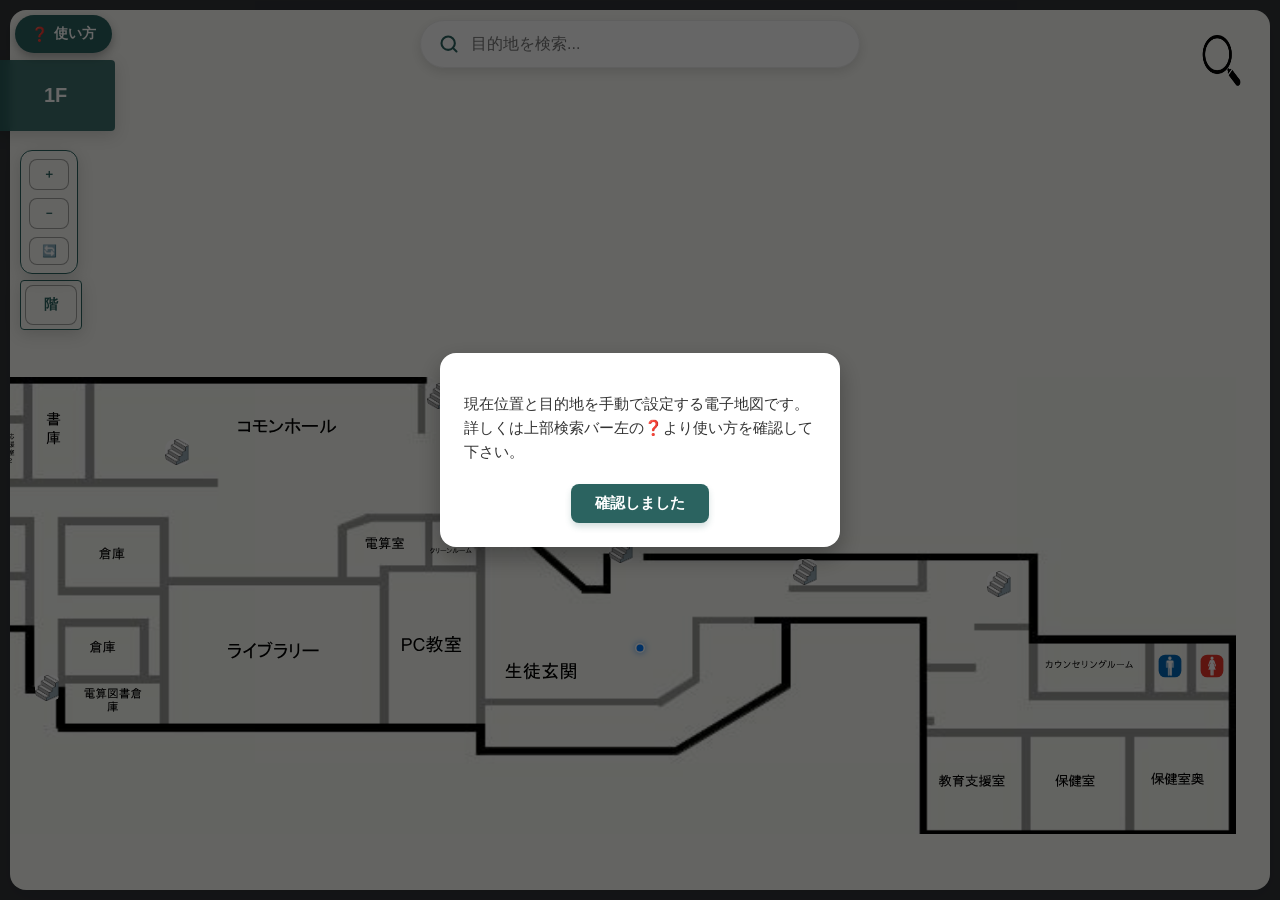
<file: map/schoolmap.html>
<!DOCTYPE html>
<html lang="ja">
<head>
<meta charset="UTF-8">
<title>校内地図</title>

<style>
/* ===== 1. 画面全体の背景とレイアウト設定 ===== */
body {
  margin: 0;
  padding: 0;
  font-family: sans-serif;
  background-color: #323538;
  height: 100vh;
  display: flex;
  flex-direction: column;
  
}

body.route-mode .controls {
  display: flex;
}

.zoom-controls{
  position: fixed;
  top: 150px;
  left: 20px;
  z-index: 9999;
  padding: 8px;
  background: 	rgba(250,250,245 ,0.9);
  border: 1px solid #2B6360;
  backdrop-filter: blur(4px);
  border-radius: 12px;
  box-shadow: 0 4px 16px rgba(0, 0, 0, 0.15);
  /* ===== ズームボタンエリア（縦並び） ===== */

  display: flex;
  flex-direction: column; /* ★ ここで縦並びに指定しています */
  gap: 8px;               /* ボタン同士の隙間（お好みで数値を調整してください） */
  width: fit-content;     /* コンテナの幅をボタンのサイズにぴったり合わせる */
  width: 40px;
 
}

/* ===== ズームボタン自体を少し小さくする ===== */
.zoom-controls button {
  padding: 6px 12px;   /* 上下・左右の余白を減らす（元は 10px 18px） */
  font-size: 12px;     /* 文字サイズを少し小さくする（元は 14px） */
  min-width: 40px;     /* ＋と－のボタン幅が揃うように最小幅を設定 */
}

/* ===== 3. すべてのボタンの共通デザイン ===== */
button {
  padding: 10px 18px;
  font-size: 14px;
  font-weight: bold;
  color: #2B6360; /* テキストは白 */
  background-color: #FAFAF5; 
  border: 1px solid rgba(44, 44, 44, 0.418);
  border-radius: 8px;
  cursor: pointer;
  transition: all 0.2s ease;
}

/* ボタンにカーソルを合わせた時の動き */
button:hover {
  background-color: #2B6360; /* ホバー時はゴールドに反転 */
  color: #ffffff; /* テキストはネイビーに */
  transform: translateY(-2px);
}

/* ===== 4. 地図を表示する大きな白いボード ===== */
.map-container {
  flex: 1;
  margin: 10px;
  background: #FAFAF5;
  border-radius: 16px;
  box-shadow: 0 6px 20px rgba(0, 0, 0, 0.06);
  overflow: auto;
  position: relative;
}

.map-zoom {
  transform-origin: top left;
  padding: 24px;
  user-select: none;
  -webkit-user-drag: none;
}

#ui-layer {
  position: absolute;
  top: 0;
  left: 0;
  pointer-events: none;
  
}

.pin {
  pointer-events: auto;
  
}

/* ===== 5. ピンの共通設定 ===== */
.pin {
  position: absolute;
  transform: translate(-50%, -50%);
  cursor: pointer;
  z-index: 10;
}

.you {
  width: 14px;
  height: 14px;
  background: #007aff;
  border: 3px solid #ffffff;
  border-radius: 50%;
  box-shadow: 0 0 12px rgba(0,122,255,0.6);
  animation: pulse 1.5s infinite;
}

.toilet-pin {
  width: 28px;
  height: 28px;
  background-size: contain;
  background-repeat: no-repeat;
  border-radius: 8px;
  transition: transform 0.2s;
}

/* 男子 */
.toilet-pin.male {
  background-image: url("toilet_male.jpg");
}

/* 女子 */
.toilet-pin.female {
  background-image: url("toilet_female.jpg");
}

.toilet-pin.all{
  background-image:url("toilet_all.jpg")
}

.toilet-pin:hover {
  transform: translate(-50%, -50%) scale(1.2);
}
/* 階段ピン（カスタム画像） */
.stair-pin {
  width: 32px;
  height: 32px;
  background-image: url("stair.jpg"); /* url() を使い、セミコロンを追加 */
  background-size: contain;            /* コロンを追加 */
  background-repeat: no-repeat;
  transition: transform 0.2s;
  border-radius: 12px;

}

.stair-pin:hover {
  transform: translate(-50%, -50%) scale(1.2);
}

/* 💡 移動先で赤くピカピカ光るハイライト用のアニメーション */
.highlight {
  border: 3px solid #ff3b30 !important;
  background-color: rgba(255, 59, 48, 0.2);
  border-radius: 6px;
  animation: flash 0.8s infinite alternate;
}
@keyframes flash {
  0% { box-shadow: 0 0 0px rgba(255,59,48,0.5); opacity: 0.6; }
  100% { box-shadow: 0 0 20px rgba(255,59,48,1); opacity: 1; }
}

@keyframes pulse {
  0% {
    transform: translate(-50%, -50%) scale(1);
  }
  70% {
    transform: translate(-50%, -50%) scale(1.1);
  }
  100% {
    transform: translate(-50%, -50%) scale(1);
  }
}
/* ===== 6. 階段クリック時のポップアップメニュー ===== */
.stair-menu {
  position: absolute;
  background: white;
  border-radius: 8px;
  box-shadow: 0 4px 12px rgba(0,0,0,0.2);
  padding: 8px;
  display: none;
  z-index: 100;
  gap: 4px;
}
.stair-menu button {
  padding: 6px 12px;
  font-size: 12px;
  display: block;
  width: 100%;
  text-align: left;
}

canvas {
  position: absolute;
  top: 0;
  left: 0;
  pointer-events: none;
}

.side-panel {
  position: fixed;
  right: 0;
  transform: translateX(100%);
  top: 0;
  width: 260px;
  height: 100%;
  background: rgba(250,250,245 ,0.5);
  border-left: 1px solid #ddd;
  padding: 16px;
  transition: right 0.3s;
  z-index: 2000;
  overflow-y: auto
}

.side-panel.open {
   transform: translateX(0);
  transition: all 0.2s ease; /* 表示 */
}
.bottom-nav {
  position: fixed;
  bottom: 0;
  left: 0;
  width: 100%;
  height: 20px;
  display: none;
  justify-content: space-between;
  align-items: center;

  background: rgba(26, 61, 59, 0.6);    /* 背景色をマップ全体のダークトーンに合わせる */
  border-top: 1px solid rgba(255,255,255,0.2);
  z-index: 9999;
  flex-direction: row; 
}

.bottom-nav .nav-item {
  flex: 1;
  display: block;
  text-align: center;
  text-decoration: none;
  color: #fff;

  padding: 10px 2px;
  font-size: 11px;
  line-height: 1.4;
  white-space: nowrap;
    flex-direction: row; 
}

.bottom-nav .nav-item:hover {
  background: rgba(43,99,96, 0.8);
}
.menu-button {
  position: fixed;
  right: 20px;
  top: 20px;
  width: 80px;
  height: 80px;
  cursor: pointer;
  z-index: 3000;
  transition: all 0.2s ease;
}

.menu-button:hover {
  transform: translateY(-2px) scale(1.05);

}

#indexMenu {
  display: flex;
  flex-wrap: wrap;
  gap: 6px;
  margin-bottom: 10px;
}

#indexMenu button {
  font-size: 12px;
  padding: 4px 8px;
}

.section {
  margin-top: 20px;
}

.section h4 {
  border-bottom: 1px solid #ccc;
  margin-bottom: 6px;
}

.node-item {
  background: #ffffff;
  border-radius: 12px;
  padding: 14px 12px;
  margin: 8px 0;

  font-size: 14px;
  font-weight: bold;
  color: #2B6360;

  border: 1px solid #ddd;
  cursor: pointer;

  transition: all 0.2s ease;
}

/* ホバー */
.node-item:hover {
  background: #2B6360;
  color: white;
  transform: translateY(-2px);
  box-shadow: 0 4px 12px rgba(0,0,0,0.15);
}

/* 押したとき */
.node-item:active {
  transform: scale(0.98);
}
/* ===== 6. 目的地ピン（.destination）の豪華なデザイン ===== */
.destination {
  width: 14px !important;       /* サイズを大きくして存在感をアップ */
  height: 14px !important;
  background: linear-gradient(135deg, #ff3b30 0%, #bd1c14 100%) !important; /* 高級感のある立体グラデーション */
  border: 3px solid #ffffff !important; /* くっきりとした白いフチ */
  border-radius: 50% !important;
  display: flex;
  align-items: center;
  justify-content: center;
  z-index: 15 !important;       /* 他のピンより少し手前に表示 */
  
  /* 👇 楽しげに跳ねる動き ＋ 光が広がるアニメーションを適用 */
  animation: destinationFancy 1.6s infinite ease-in-out !important;
}

/* ピンの中央に輝くゴールド（金）のコアを配置 */
.destination::after {
  content: '';
  width: 8px;
  height: 8px;
  background-color: #F1C40F; /* 鮮やかなゴールド */
  border-radius: 50%;
  box-shadow: 0 0 6px #F1C40F;
}

/* 豪華なバウンス（跳ねる）＆ パルス（波紋）アニメーション */
@keyframes destinationFancy {
  0% {
    /* 元の位置（影は引き締まって濃い） */
    transform: translate(-50%, -50%) scale(1);
    box-shadow: 0 0 0 0 rgba(255, 59, 48, 0.6), 0 4px 10px rgba(0, 0, 0, 0.4);
  }
  50% {
    /* 1.1倍に大きくなりながら、少し上にフワッと浮き上がる */
    transform: translate(-50%, -70%) scale(1.1); 
    /* 周囲に赤い光の波紋を広げ、浮いた分だけ下の影を薄く広げる */
    box-shadow: 0 0 0 12px rgba(255, 59, 48, 0), 0 14px 16px rgba(0, 0, 0, 0.2);
  }
  100% {
    /* 元の位置に戻る */
    transform: translate(-50%, -50%) scale(1);
    box-shadow: 0 0 0 0 rgba(255, 59, 48, 0), 0 4px 10px rgba(0, 0, 0, 0.4);
  }
}
.mode-buttons {
  display: flex;
  gap: 6px;
  margin-bottom: 12px;
}

.mode-buttons button {
  flex: 1;
  font-size: 12px;
  padding: 6px;
}
.selectable {
  width: 18px;
  height: 18px;
  background: rgba(33, 88, 80, 0.4);
  border: 2px solid #2B6360;
  border-radius: 50%;
  cursor: pointer;
  z-index: 50;
}

.selectable:hover {
  background: rgba(43,99,96, 0.8);
  transform: translate(-50%, -50%) scale(1.2);
}
.search-box {
  position: relative;
  margin-bottom: 12px;
}

.search-box input {
  width: 100%;
  padding: 8px;
  border-radius: 8px;
  border: 1px solid #ccc;
}

.suggestions {
  position: absolute;
  top: 100%;
  left: 0;
  right: 0;
  background: white;
  border: 1px solid #ddd;
  border-radius: 8px;
  max-height: 150px;
  overflow-y: auto;
  z-index: 5000;
}

.suggestion-item {
  padding: 8px;
  cursor: pointer;
}

.suggestion-item:hover {
  background: #2B6360;
  color: white;
}

/* ===== 左上の階層表示スクリーン ===== */
.floor-indicator {
  position: fixed;
  top: 60px;
  left: -4px;
  z-index: 9999;
  padding: 24px 48px;
  background: 	rgba(43,99,96, 0.9);
  backdrop-filter: blur(4px);
  border-radius: 4px;
  box-shadow: 0 4px 16px rgba(0, 0, 0, 0.15);
  
  /* 文字のデザイン */
  font-size: 20px;
  font-weight: bold;
  color: #ffffff; 
  text-align: center;
  
  /* 下にある地図のクリック操作を邪魔しないようにする設定 */
  pointer-events: none; 
}
.scroll-top-btn {
  position: sticky;
  bottom: 20px;
  left: 90%;
  margin-top: 20px;
  width: 44px;
  height: 44px;
  border-radius: 50%;
  background-color: #2B6360; /* メインカラー */
  border: 2px solid #FAFAF5; /* オフホワイトの縁取り */
  color: white;              /* 矢印は純白で際立たせる */
  display: flex;
  justify-content: center;
  align-items: center;
  cursor: pointer;
  box-shadow: 0 4px 8px rgba(0, 0, 0, 0.25);
  transition: all 0.3s ease;
  z-index: 100;
  padding: 0;
}

.scroll-top-btn:hover {
  background-color: #FAFAF5; /* ホバーで背景をオフホワイトに反転 */
  color: #2B6360;            /* 矢印をメインカラーに */
  border: 2px solid #2B6360;
  transform: translateY(-3px);
  box-shadow: 0 6px 12px rgba(0, 0, 0, 0.3);
}
/* ===== 画面上部中央のGoogleマップ風検索バー ===== */
.google-search-container {
  position: fixed;
  top: 20px;
  left: 50%;
  transform: translateX(-50%);
  width:  80%;
  max-width: 440px;
  z-index: 10000;
  background-color: white;
  border-radius: 24px;
  box-shadow: 0 4px 12px rgba(0, 0, 0, 0.12);
  padding: 6px 18px;
  display: flex;
  align-items: center;
  gap: 12px;
  box-sizing: border-box;
  transition: all 0.3s ease;
  border: 1px solid #eee;
}

.google-search-container:focus-within {
  border-color: #2B6360;
  box-shadow: 0 4px 20px rgba(43, 99, 96, 0.2);
}

.google-search-icon {
  color: #2B6360;
  display: flex;
  align-items: center;
  flex-shrink: 0;
}

.google-search-container input {
  border: none;
  outline: none;
  width: 100%;
  font-size: 16px;
  font-weight: 500;
  padding: 8px 0;
  background: transparent;
  color: #333;
}

/* ===== 検索結果サジェストリストの空中浮遊配置 ===== */
.google-suggestion-list {
  position: absolute;
  top: calc(100% + 8px);
  left: 0;
  width: 100%;
  background-color: white;
  border-radius: 16px;
  box-shadow: 0 4px 16px rgba(0, 0, 0, 0.15);
  max-height: 280px;
  overflow-y: auto;
  z-index: 10001;
}

.google-suggestion-list .suggestion-item {
  padding: 14px 20px;
  font-size: 15px;
  cursor: pointer;
  border-bottom: 1px solid #f7f7f7;
  transition: all 0.2s ease;
  color: #333;
}

.google-suggestion-list .suggestion-item:last-child {
  border-bottom: none;
}

.google-suggestion-list .suggestion-item:hover {
  background-color: #FAFAF5;
  color: #2B6360;
  font-weight: bold;
}

.bottom-sheet-thumb-wrapper {
  display: none;
}

.floorchangebtn {
  position: fixed;
  top: 280px;
  left: 20px;
  z-index: 9999;
  display: flex;
   padding: 4px;
  background: rgba(250, 250, 245, 0.9);
  border: 1px solid #2B6360;
  backdrop-filter: blur(4px);
  border-radius: 4px;
  box-shadow: 0 4px 16px rgba(0, 0, 0, 0.15);
}

.floor-buttons {
  position: fixed;
  top: 250px;
  left: 80px;
  padding: 4px;
  background: rgba(250, 250, 245, 0.9);
  border: 1px solid #2B6360;
  backdrop-filter: blur(4px);
  border-radius: 4px;
  box-shadow: 0 4px 16px rgba(0, 0, 0, 0.15);
  z-index: 9999;
  /* 縦並びにするための設定 */
  display: flex;
  flex-direction: column; 
  gap: 8px;               /* ボタン同士の縦の隙間 */
  width: fit-content;    /* 幅を中身（ボタン）に合わせる */
}
.floor-buttons button.active {
  background-color: #2B6360 !important;
  color: white !important;
  border-color: #2B6360 !important;
}
/* =========================================
   スクロール式 経路ナビゲーションパネル
   ========================================= */
.controls {
  position: fixed;
  bottom: 25px;
  right: 70px;
  z-index: 9999;
  padding: 12px;
  background: rgba(250, 250, 245, 0.98);
  border: 2px solid #2B6360;
  backdrop-filter: blur(4px);
  border-radius: 16px;
  box-shadow: 0 8px 24px rgba(0, 0, 0, 0.15);
  display: none;
  flex-direction: column;
  width: 250px;
  max-height: 320px;
  box-sizing: border-box;
}
body.route-mode .controls {
  display: flex; /* 経路モード時に表示 */
}

.route-panel-header {
  display: flex;
  justify-content: space-between;
  align-items: center;
  border-bottom: 1px solid #e0e0e0;
  padding-bottom: 8px;
  margin-bottom: 4px;
}
.route-panel-header span {
  font-size: 14px;
  font-weight: bold;
  color: #2B6360;
}
.route-clear-btn {
  padding: 4px 10px !important;
  font-size: 11px !important;
}

/* タイムラインのスクロールエリア */
.route-timeline {
  overflow-y: auto;
  flex: 1;
  display: flex;
  flex-direction: column;
  gap: 14px;
  /* 👇 上下に大きな余白を作ることで、最初と最後の要素も確実にパネル中央を通過できるようにします */
  padding: 110px 4px; 
  box-sizing: border-box;
  scroll-behavior: smooth;
}

/* 各ルートノードの見た目 */
.timeline-item {
  padding: 10px 14px;
  background: #ffffff;
  border: 1px solid #ddd;
  border-radius: 8px;
  font-size: 13px;
  font-weight: bold;
  color: #666;
  cursor: pointer;
  transition: all 0.2s ease;
  text-align: left;
  box-shadow: 0 2px 4px rgba(0,0,0,0.02);
  position: relative;
}

/* ノード同士を繋ぐ縦線 */
.timeline-item::after {
  content: '';
  position: absolute;
  top: 100%;
  left: 24px;
  width: 2px;
  height: 16px;
  background: #ddd;
  z-index: 1;
}
.timeline-item:last-child::after {
  display: none; /* 最後の目的地の下には線を引かない */
}

/* 現在地（アクティブなノード）のスタイル */
.timeline-item.active {
  background: #2B6360;
  color: #ffffff;
  border-color: #2B6360;
  transform: scale(1.03);
  box-shadow: 0 4px 10px rgba(43, 99, 96, 0.25);
}
.timeline-item.active::after {
  background: #2B6360;
}

/* 📱 スマホ用のサイズ調整 */
@media (max-width: 800px) {
 
}
/* =========================================
   専用の目的地設定確認ポップアップ（中央表示）
   ========================================= */
.custom-confirm-modal {
  position: fixed;
  top: 0;
  left: 0;
  width: 100vw;
  height: 100vh;
  background: rgba(0, 0, 0, 0.4); /* 背景をほんのり暗く */
  backdrop-filter: blur(6px);    /* 背景を綺麗にぼかす */
  z-index: 100000;               /* 最前面に表示 */
  display: none;                 /* 初期状態は非表示 */
  justify-content: center;       /* 左右中央 */
  align-items: center;           /* 上下中央 */
  box-sizing: border-box;
}

.confirm-modal-content {
  background: rgba(250, 250, 245, 0.98); /* アプリ共通のアイボリー */
  border: 2px solid #2B6360;            /* テーマカラーの深緑 */
  border-radius: 16px;
  padding: 24px;
  width: 290px;
  box-shadow: 0 12px 36px rgba(0, 0, 0, 0.25);
  text-align: center;
  /* 画面中央にふわっと拡大しながら出てくるアニメーション */
  animation: confirmPopupAnim 0.2s cubic-bezier(0.34, 1.56, 0.64, 1);
}

@keyframes confirmPopupAnim {
  from { transform: scale(0.85); opacity: 0; }
  to { transform: scale(1); opacity: 1; }
}

.confirm-modal-content h3 {
  margin: 0 0 12px 0;
  color: #2B6360;
  font-size: 16px;
  font-weight: bold;
}

.confirm-modal-content p {
  margin: 0 0 24px 0;
  color: #333333;
  font-size: 14px;
  line-height: 1.5;
  font-weight: bold;
}

.confirm-modal-buttons {
  display: flex;
  flex-direction: column; /* 📱 スマホでも潰れないように縦並びに変更 */
  gap: 10px;
  width: 100%;
}

.confirm-btn {
  width: 100%;
  padding: 12px;         /* 押しやすいように少し厚みを持たせる */
  border-radius: 8px;
  font-size: 13px;
  font-weight: bold;
  cursor: pointer;
  border: none;
  transition: all 0.2s ease;
  box-sizing: border-box;
}
.confirm-btn:active {
  transform: scale(0.98);
}

/* 1. 目的地ボタン（既存の深緑の塗りつぶし） */
.confirm-btn.ok {
  background: #2B6360;
  color: #ffffff;
}
.confirm-btn.ok:hover {
  background: #1e4745;
}

/* 2. 【新規】開始地点ボタン（白背景に深緑の枠線で、目的地と差別化） */
.confirm-btn.start {
  background: transparent;
  color: #2B6360;
  border: 2px solid #2B6360;
  padding: 10px; /* ボーダーの厚み分、paddingを微調整 */
}
.confirm-btn.start:hover {
  background: rgba(43, 99, 96, 0.08);
}

/* 3. キャンセルボタン（落ち着いた灰色） */
.confirm-btn.cancel {
  background: #e0e0da;
  color: #555;
  border: 1px solid #ccc;
  margin-top: 4px; /* キャンセルだけ少し離して配置 */
}
.confirm-btn.cancel:hover {
  background: #d2d2cb;

}
/* ===== 使い方ボタンのスタイル ===== */
.help-open-btn {
  position: fixed;
  top: 15px;
  left: 15px;
  z-index: 9999; /* 他のUIより前面に配置 */
  padding: 10px 16px;
  background-color: #2B6360;
  color: white;
  border: none;
  border-radius: 20px;
  font-weight: bold;
  font-size: 14px;
  cursor: pointer;
  box-shadow: 0 4px 10px rgba(0,0,0,0.3);
  display: flex;
  align-items: center;
  gap: 6px;
  transition: background-color 0.2s;
}
.help-open-btn:hover {
  background-color: #1c4240;
}

/* ===== モーダルウィンドウ全体の背景（暗幕） ===== */
.help-modal {
  display: none; /* 初期状態は非表示 */
  position: fixed;
  top: 0;
  left: 0;
  width: 100%;
  height: 100%;
  background-color: rgba(0, 0, 0, 0.6); /* 背景を暗く */
  z-index: 10000; /* ボタンよりもさらに前面 */
  justify-content: center;
  align-items: center;
  backdrop-filter: blur(4px);

}

/* ===== ウィンドウ本体のスタイル ===== */
.help-modal-content {
  background-color: #ffffff;
  color: #333333;
  padding: 30px;
  border-radius: 16px;
  width: 90%;
  max-width: 450px;
  box-shadow: 0 10px 30px rgba(0, 0, 0, 0.3);
  position: relative;
  animation: fadeInModal 0.3s ease-out;
  max-width: 450px;         /* 横幅の最大値を固定 */
  
  /* 縦幅の固定とスクロール設定をここに追加 */
  max-height: 75vh;         /* 画面全体の高さの75%を上限にする */
  overflow-y: auto;
}

@keyframes fadeInModal {
  from { opacity: 0; transform: translateY(-20px); }
  to { opacity: 1; transform: translateY(0); }
}

/* ===== 閉じるボタン (×) ===== */
.help-close-btn {
  position: absolute;
  top: 15px;
  right: 20px;
  font-size: 28px;
  font-weight: bold;
  color: #aaa;
  cursor: pointer;
}
.help-close-btn:hover {
  color: #333;
}

/* ===== 説明文の装飾 ===== */
.help-modal-content h2 {
  margin-top: 0;
  color: #2B6360;
  font-size: 20px;
  border-bottom: 2px solid #eef2f2;
  padding-bottom: 10px;
}
.help-body {
  margin-top: 20px;
}
.help-step {
  display: flex;
  align-items: flex-start;
  gap: 12px;
  margin-bottom: 16px;
}
.step-num {
  background-color: #2B6360;
  color: white;
  border-radius: 50%;
  width: 24px;
  height: 24px;
  display: flex;
  align-items: center;
  justify-content: center;
  font-weight: bold;
  font-size: 14px;
  flex-shrink: 0;
  margin-top: 2px;
}
.help-step p {
  margin: 0;
  font-size: 14px;
  line-height: 1.5;
}

/* =========================================
   初回アクセス時のポップアップ（モーダル）
   ========================================= */
.welcome-modal-overlay {
  position: fixed;
  top: 0;
  left: 0;
  width: 100vw;
  height: 100vh;
  background-color: rgba(0, 0, 0, 0.6); /* 背景を暗くする */
  z-index: 10000; /* 最前面に表示 */
  display: flex;
  align-items: center;
  justify-content: center;
  opacity: 0;
  pointer-events: none;
  transition: opacity 0.4s ease;
}

/* ポップアップが立ち上がった状態 */
.welcome-modal-overlay.show {
  opacity: 1;
  pointer-events: auto;
}

.welcome-modal-content {
  background-color: #ffffff;
  width: 90%;
  max-width: 400px;
  padding: 24px;
  border-radius: 16px;
  box-shadow: 0 10px 25px rgba(0, 0, 0, 0.3);
  text-align: center;
  box-sizing: border-box;
  transform: scale(0.8);
  transition: transform 0.4s cubic-bezier(0.175, 0.885, 0.32, 1.275);
}

.welcome-modal-overlay.show .welcome-modal-content {
  transform: scale(1);
}

.welcome-modal-text {
  font-size: 15px;
  color: #333333;
  line-height: 1.6;
  margin-bottom: 20px;
  text-align: left; /* 文章を読みやすく左寄せに */
}

.welcome-modal-btn {
  background-color: #2B6360; /* 地図のテーマカラー */
  color: #ffffff;
  border: none;
  padding: 10px 24px;
  font-size: 15px;
  font-weight: bold;
  border-radius: 8px;
  cursor: pointer;
  box-shadow: 0 4px 6px rgba(43, 99, 96, 0.2);
  transition: background-color 0.2s, transform 0.1s;
}

.welcome-modal-btn:hover {
  background-color: #1e4644;
}

.welcome-modal-btn:active {
  transform: scale(0.95);
}
@media screen and (min-width: 801px) {
  .sp-only {
    display: none !important;
  }
}
@media (max-width: 800px) {
.floor-buttons {
  position: fixed;
  top: 235px;
  left: auto;
  right: 30px;
  padding: 2px;

}
.floor-buttons button{
    padding: 6px 12px;   
  font-size: 12px;     
  min-width: 40px;    
}
.floorchangebtn {
  position: fixed;
  top: 240px;
  left: auto;
  right: 2px;
  padding: 4px;
  width: 40px; 
  height: 40px;
margin: 0 auto;

}
.floorchangebtn button{
  padding: 6px 12px;  
  font-size: 12px;    
  min-width: 40px;     
}


  body {
    position: relative;
    overflow: hidden !important;
    display: block !important;
    height: 100vh;
  }
  .stair-pin{
    height: 28px !important;
    width: 28px !important; 
  }
  
  .toilet-pin{
    height: 22px !important;
    width: 22px !important;
  }
  
/* ===== 4. 地図を表示する大きな白いボード ===== */
.map-container {
  flex: 1;
  margin: 4px;
  background: #FAFAF5;
  border-radius: 16px;
  box-shadow: 0 6px 20px rgba(0, 0, 0, 0.06);
  overflow: auto;
  position: relative;
  position: relative;
    height: 100vh;
}

/* ===== 2. スクロールしても右下についてくるボタンエリア ===== */

  .route-timeline {
    padding: 70px 2px;
    gap: 10px;
    margin-top: 50px;
    margin-bottom: 50px;
  }
  .timeline-item {
    padding: 8px 10px;
    font-size: 11px;
  }
  .timeline-item::after {
    height: 20px;
    left: 28px;
  }

.controls {
  position: fixed;
  z-index: 999;
  bottom: 8vh;
    right: 0px;
    width: 35vw;
    max-height: 40vh;
    padding: 10px;
  background: 	rgba(250,250,245 ,0.6);
  border: 1px solid #2B6360;
  backdrop-filter: blur(4px);
  border-radius: 12px;
  box-shadow: 0 4px 16px rgba(0, 0, 0, 0.15);
 display: none;
  gap: 8px;
}
/* ===== 3. すべてのボタンの共通デザイン ===== */
button {
  padding: 4px 8px;
  font-size: 10px;
  font-weight: bold;
  color: #2B6360; /* テキストは白 */
  background-color: #FAFAF5; 
  border: 1px solid #2B6360; 
  border-radius: 8px;
  cursor: pointer;
  transition: all 0.2s ease;
}
.menu-button {
 display:none;
}
.zoom-controls{
  position: fixed;
  top: 120px;
  left:auto;
  right: 2px;
  z-index: 9999;
  padding: 3px;
  background: 	rgba(250,250,245 ,0.9);
  border: 1px solid #2B6360;
  backdrop-filter: blur(4px);
  border-radius: 4px;
  box-shadow: 0 4px 16px rgba(0, 0, 0, 0.15);
  /* ===== ズームボタンエリア（縦並び） ===== */

  display: flex;
  flex-direction: column; /* ★ ここで縦並びに指定しています */
  gap: 8px;               /* ボタン同士の隙間（お好みで数値を調整してください） */
  width: fit-content;     /* コンテナの幅をボタンのサイズにぴったり合わせる */
 
 
}

/* ===== ズームボタン自体を少し小さくする ===== */
.zoom-controls button {
  padding: 6px 12px;   /* 上下・左右の余白を減らす（元は 10px 18px） */
  font-size: 12px;     /* 文字サイズを少し小さくする（元は 14px） */
  min-width: 40px;     /* ＋と－のボタン幅が揃うように最小幅を設定 */
}
.bottom-nav {
  position: fixed;
  top: 150px;
  height: fit-content;
 
  bottom: auto;
  left: 0;
  width: 20px;    /* コンテナの幅をボタンのサイズにぴったり合わせる */
  z-index: 9999;
  display: flex;
  flex-direction: column; 
}

/* ドロップダウン全体のコンテナ */
.nav-item-dropdown {
  position: relative;
  display: flex;
  flex-direction: column;
  align-items: center;
}

/* ナビゲーションの基本アイテムスタイル */
.bottom-nav .nav-item {
  display: block;
  text-align: center;
  text-decoration: none;
  color: #fff;
  padding: 10px 12px;     /* 横パディングを少し広げて押しやすく */
  font-size: 11px;
  line-height: 1.4;
  white-space: nowrap;
  background: rgba(26, 61, 59, 0.8);    /* 背景色をマップ全体のダークトーンに合わせる */
  border-radius: 8px;     /* 角を少し丸める（お好みで） */
  transition: all 0.3s ease;
  width: 50px;            /* 幅を固定して綺麗に揃える */
  margin-bottom: 4px;
}

/* メインのホームボタン専用（矢印の間隔調整用） */
.bottom-nav .main-home {
  position: relative;
  padding-bottom: 18px; /* 下側に矢印を置くスペースを確保 */
}

/* 格納されるコンテンツの初期状態（CSS側では標準を0にしておく） */
.dropdown-content {
  max-height: 0px;
  opacity: 0;
  overflow: hidden;
  transition: max-height 0.4s ease, opacity 0.3s ease;
  display: flex;
  flex-direction: column;
  gap: 4px;
}

/* 矢印の初期スタイル */
.arrow-icon {
  position: absolute;
  bottom: 4px;
  left: 50%;
  transform: translateX(-50%) rotate(0deg);
  font-size: 10px;
  color: #aaa;
  transition: transform 0.3s ease, color 0.3s ease;
}

/* 💡 格納されるコンテンツの初期状態（非表示・高さゼロ） */
.dropdown-content {
  max-height: 0;
  opacity: 0;
  overflow: hidden;
  transition: max-height 0.4s ease, opacity 0.3s ease;
  display: flex;
  flex-direction: column;
  gap: 4px;
}

/* 💡 【ホバー対応】ホームにマウスを乗せたら、格納したメニューを展開する */
.nav-item-dropdown:hover .dropdown-content {
  max-height: 500px; /* 展開時の最大高さ（十分な数値を指定） */
  opacity: 1;
}

/* 💡 【ホバー対応】展開時に矢印を上向きに回転させる */
.nav-item-dropdown:hover .arrow-icon {
  transform: translateX(-50%) rotate(180deg);
  color: #fff;
}

.floor-indicator {
  position: fixed;
  top: 70px;
  left: -4px;
  z-index: 9999;
  padding: 12px 24px;
  background: 	rgba(43,99,96, 0.9);
  backdrop-filter: blur(4px);
  border-radius: 4px;
  box-shadow: 0 4px 16px rgba(0, 0, 0, 0.15);
  
  /* 文字のデザイン */
  font-size: 14px;
  font-weight: bold;
  color: #ffffff; 
  text-align: center;
  
  /* 下にある地図のクリック操作を邪魔しないようにする設定 */
  pointer-events: none; 
}

.map-zoom {
  transform-origin: top left;
  padding: 24px;
  user-select: none;
  -webkit-user-drag: none;

}
/* ===== 横画面推奨の案内画面のデザイン ===== */
.landscape-alert {
  position: fixed;
  top: 0;
  left: 0;
  width: 100vw;
  height: 100vh;
  background-color: rgba(50, 53, 56, 0.98);
  color: #FAFAF5;
  z-index: 10000; /* 一番手前に表示 */
  display: flex;
  flex-direction: column;
  justify-content: center;
  align-items: center;
  text-align: center;
  padding: 20px;
  box-sizing: border-box;
}

.landscape-alert-icon {
  font-size: 48px;
  margin-bottom: 20px;
  animation: rotatePhone 2.5s infinite ease-in-out;
}

@keyframes rotatePhone {
  0% { transform: rotate(0deg); }
  40% { transform: rotate(-90deg); }
  60% { transform: rotate(-90deg); }
  100% { transform: rotate(0deg); }
}

/* 全画面解除ボタンを画面左上に浮かせて配置したい場合のCSS例 */
#exitFullscreenBtn {
  position: fixed;
  top: 115px;
  left: 0px;
  z-index: 10001; /* アラート画面の次、または地図のUIより手前に配置 */
  background-color: rgba(0, 0, 0, 0.6);
  color: #fff;
  border: 1px solid rgba(255, 255, 255, 0.4);
  padding: 8px 14px;
  border-radius: 6px;
  font-size: 12px;
}

.google-search-container.isFullscreen {
  display: none; /* 全画面モードのときは検索バーを非表示にする */
}

.side-panel.isFullscreen {
  display: none; /* 全画面モードのときはサイドパネルも非表示にする */
}
/* bodyに .isfullscreen-mode がついている時だけ、自動的にすべてのピンを縮小する */


.sp-only {
    /* ここにスマホのときだけ適用したいデザイン（位置や色など）を書きます。
      初期状態は非表示にしておき、全画面になったらJavaScriptで表示させたい場合は
      一旦ここでは「display: none;」にしておきます。
    */ 
    position: fixed;
    top: 115px;
    left: 0px;
    z-index: 10001;
    background-color: rgba(0, 0, 0, 0.6);
    color: #fff;
    border: 1px solid rgba(255, 255, 255, 0.4);
    padding: 8px 14px;
    border-radius: 6px;
    font-size: 12px;
  }
body {
    position: relative;
    overflow: hidden;
    display: block !important; /* 横並び・縦並びのFlexを解除 */
    height: 100vh;
  }

  /* 地図エリアをスマホ画面全体に固定（背面に敷き詰める） */
  .map-container {
    position: absolute !important;
    top: 0 !important;
    left: 0 !important;
    width: 100vw !important;
    height: 100vh !important;
    margin: 0 !important;
    padding: 0 !important;
    border-radius: 0 !important;
    z-index: 1; /* 背面に配置 */
  }

  /* キャンバス（地図本体）もコンテナに追従 */
  #mapCanvas {
    width: 100% !important;
    height: 100% !important;
  }


  /* ★【ツマミを中央に固定 & 上部に張り付け】 */
  .bottom-sheet-thumb-wrapper {
    display: flex;                  /* 中身を並べる */
    justify-content: center;        /* 👈 ツマミを完全に水平中央に固定 */
    position: sticky;               /* 👈 パネルをスクロールしても最上部に残り続ける */
    top: -16px;                     /* パネル自体のpadding(16px)を相殺して一番上へ */
    margin: -16px -16px 16px -16px; /* 左右の隙間もなくしてぴったりフィット */
    padding: 14px 0;
    background-color: #FAFAF5;     /* パネルと同じ背景色にして一体化 */
    z-index: 10;
    border-radius: 20px 20px 0 0;   /* 角丸を綺麗に維持 */
    cursor: grab;      
    touch-action: none;             /* 掴めるようなマウスカーソルに */
  }
  .bottom-sheet-thumb {
    width: 60%;
    height: 5px;
    background-color: #bbb;
    border-radius: 3px;
  }

  /* ボトムシートの設定（PCのスタイルを完全リセットして最前面へ） */
/* ボトムシートの設定（スマホ用） */
  .side-panel {
    position: fixed !important;
    top: auto !important;
    bottom: 0 !important;
    left: 0 !important;
    right: 0 !important;
    width: 90% !important;
    height: 40vh; 
    margin: 0 !important; 
    
    /* ❌ 元のコード: transform: translateY(100%) !important; */
    /* ⭕ 修正後: パネルの高さ分下げつつ、40pxだけ画面内に残してチラ見せさせる */
    transform: translateY(calc(100% - 40px)) !important; 
    
    transition: transform 0.3s ease, height 0.3s ease;
    border-radius: 20px 20px 0 0;
    border-left: none !important;
    border-top: 1px solid #ddd;
    box-shadow: 0 -4px 20px rgba(0, 0, 0, 0.15);
    z-index: 9998 !important; 
    background: rgba(250, 250, 245, 1) !important;
  }
  /* パネルが開いた状態（スマホ用） */
  .side-panel.open {
    transform: translateY(0) !important;
  }

  /* JSでドラッグ中はガクガクしないようアニメーションをオフに */
  .side-panel.dragging {
    .side-panel.dragging {
  transform: translateY(0) !important; /* ⭕ ドラッグ中も位置の下押し下げを解除 */
  transition: none !important;
}
  }

 /* 3. 全画面切り替えボタン自体のスタイル（画面右上に固定） */
.fullscreen-btn {
  position: fixed;
  top: 120px;
  left: 20px; /* 左上の使い方ボタンと被らないように右上に配置 */
  z-index: 9999;
  padding: 10px 16px;
  background-color: rgba(43, 99, 96, 0.9);
  color: white;
  border: none;
  border-radius: 20px;
  font-weight: bold;
  font-size: 14px;
  cursor: pointer;
  box-shadow: 0 4px 10px rgba(0,0,0,0.3);
  backdrop-filter: blur(4px);
  transition: all 0.2s ease;
  display: flex;
  align-items: center;
  gap: 6px;
}
body.fullscreen-mode .fullscreen-btn {
  background-color: rgba(50, 53, 56, 0.9); /* ONの時はグレー系の色に */
}
.help-open-btn {
  position: fixed;
  top: 23px;
  left: 0px;
  
}
}

/* =========================================
   全画面表示モード用のUI調整
   ========================================= */
.clear-btn {
  position: absolute;
  right: 10px;       /* 右端からの位置 */
  top: 50%;
  transform: translateY(-50%);
  background: none;
  border: none;
  font-size: 20px;    /* ×の大きさ */
  color: #999;        /* 通常時のマイルドなグレー */
  cursor: pointer;
  padding: 0 4px;
  line-height: 1;
  z-index: 10;        /* サジェスト等に隠れないように */
  outline: none;
  transition: color 0.2s ease;
}

/* ホバーした時に少し濃くする */
.clear-btn:hover {
  color: #333;
}




</style>
<meta name="viewport" content="width=device-width, initial-scale=1.0, maximum-scale=1.0, user-scalable=no">
</head>

<body>

  <div class="google-search-container">
  <div class="google-search-icon">
    <svg viewBox="0 0 24 24" width="20" height="20" stroke="currentColor" stroke-width="2.5" fill="none" stroke-linecap="round" stroke-linejoin="round">
      <circle cx="11" cy="11" r="8"></circle>
      <line x1="21" y1="21" x2="16.65" y2="16.65"></line>
    </svg>

  </div>
  
  <input type="text" id="goalInputTop" placeholder="目的地を検索..." autocomplete="off">
  
  <div id="goalListTop" class="google-suggestion-list"></div>
</div>

<div id="landscapeAlert" class="landscape-alert" style="display: none;">
  <div class="landscape-alert-icon"><i class="fa-solid fa-mobile"></i></div>
  <div class="landscape-alert-title">横画面での閲覧を推奨しています</div>
  <div class="landscape-alert-text">
    校内地図を広く見やすく表示するため、<br>
    スマホを横向きに回転させてください。
  </div>
  <button onclick="closeLandscapeAlert()" style="margin-top: 20px; padding: 8px 16px; font-size: 12px;">閉じる</button>
</div>

<div id="floorIndicator" class="floor-indicator">1F</div>

<img src="search.png" id="menuButton" class="menu-button">

<div class="side-panel" id="sidePanel">
  <div class="bottom-sheet-thumb-wrapper">
    <div class="bottom-sheet-thumb"></div>
  </div>
  <h3>経路設定</h3>
<div class="search-box">
  <label>開始地点</label>
  <input id="startInput" placeholder="場所を入力">
  <div id="startSuggestions" class="suggestions"></div>
</div>

<div class="search-box">
  <label>目的地</label>
  <input id="goalInput" placeholder="場所を入力">
  <div id="goalSuggestions" class="suggestions"></div>
</div>
 <div class="mode-buttons">
  <button onclick="setModeStart()">開始地点設定</button>
  <button onclick="setModeGoal()">目的地設定</button>
  <button id="cancelModeBtn" onclick="setModeNone()" style="display:none;">やめる</button>
</div>

  <div id="nodeIndex"></div>

  <div>
  <label>並び替え</label>
  <button onclick="setSort('name')">名前順</button>
  <button onclick="setSort('id')">ID順</button>
</div>
<button id="scrollTopBtn" class="scroll-top-btn" onclick="scrollToPanelTop()" title="一番上に戻る">
  <svg viewBox="0 0 24 24" width="24" height="24" stroke="currentColor" stroke-width="2" fill="none" stroke-linecap="round" stroke-linejoin="round">
    <line x1="12" y1="19" x2="12" y2="5"></line>
    <polyline points="5 12 12 5 19 12"></polyline>
  </svg>
</button>
</div>
<div class="floorchangebtn">
 <!-- 修正：botton から button に変更 -->
 <button onclick="flooropen()">階</button> 
</div>

<div class="floor-buttons" style="display: none;">
  <button  id = floor4 onclick="changeFloor(4)">4F</button>
  <button  id = floor3 onclick="changeFloor(3)">3F</button>
  <button  id = floor2 onclick="changeFloor(2)">2F</button>
  <button  id = floor1 onclick="changeFloor(1)">1F</button>
  <button  id = floor0 onclick="changeFloor(0)">0F</button>
</div>

<!-- 操作ボタンエリア -->
<div class="controls">
  <div class="route-panel-header">
    <span>経路</span>
    <button onclick="clearRoute()" class="route-clear-btn">終了</button>
  </div>
  <div class="route-timeline" id="routeTimeline"></div>
</div>

<div class="zoom-controls">
  <button onclick="zoomIn()">＋</button>
  <button onclick="zoomOut()">－</button>
  <button onclick="resetZoom()">🔄</button>
</div>

<!-- メインの地図エリア -->
<div class="map-container">
 
  <!-- ズーム対象 -->
  <div class="map-zoom">
    <img id="mapImage" src="floor1.svg" width="800">
    <canvas id="routeCanvas"></canvas>
  </div>

  <!-- UI（ズームしない） -->
  <div id="ui-layer">
    <div class="pin you" id="you"></div>
    <div class="pin goal" id="goal"></div>
    <div id="stairPinsArea"></div>
  </div>
  <!-- 💡 階数選択用のポップアップメニュー -->
  <div id="stairMenu" class="stair-menu"></div>
</div>

<button id="toggleFullscreenBtn" class="sp-only" onclick="toggleFullscreenMode()">全画面表示</button>
<button id="exitFullscreenBtn" class="sp-only" onclick="exitFullscreenMode()" style="display: none;">
  全画面を解除
</button>
<button id="helpOpenBtn" class="help-open-btn">
  <span class="help-icon">❓</span> 使い方
</button>

<div id="helpModal" class="help-modal">
  <div class="help-modal-content">
    <span id="helpCloseBtn" class="help-close-btn">&times;</span>
    
    <h2>🗺️ 経路案内の使い方</h2>
    <div class="help-body">
      <div class="help-step">
        <span class="step-num">1</span>
        <p><strong>出発地と目的地を選ぶ</strong><br>一覧から選択したり、開始地点（目的地）設定ボタン、検索などが利用できます。</p>
      </div>
      <div class="help-step">
        <span class="step-num">2</span>
        <p><strong>ルートを表示する</strong><br>場所を選ぶと、現在地から目的地までの最適な経路が地図上に線で描画されます。</p>
      </div>
      <div class="help-step">
        <span class="step-num">3</span>
        <p><strong>移動する</strong><br>右下のパネルをスクロールすると、経路を進めたり戻したりできます。</p>
      </div>


<div class="help-section-title">➕➖ズーム機能</div> 
<div class="help-step"> <span class="step-num">R</span>
  <p><strong>リセット</strong><br>🔄を押すと、ズームがリセットされます。</p>
</div>
<div class="help-section-title">階変更</div> 
<div class="help-step"> <span class="step-num">🛗</span>
  <p><strong>階変更ボタン</strong><br>階数選択用のボタンを押すと、指定された階に移動できます。</p>
</div>
  <div class="help-step"> <span class="step-num">🪜</span>
  <p><strong>階段で移動</strong><br>階段を押すと、階段を使ったルートが分かります。</p>
</div>
<div class="help-section-title">一覧</div>
  <div class="help-step"> <span class="step-num">?</span>
  <p><strong>検索</strong><br>目的地と開始地点を検索して、それぞれ別々に設定できます。目的地は地図の上にある検索バーと同期されます。</p>
  </div>
   <div class="help-step"> <span class="step-num">📍</span>
  <p><strong>開始地点、目的地設定モード</strong><br>ボタンを押すと、設定モードに移行します。設定モード中に地図上の円をクリックして位置を設定できます。</p>
   </div>
</div>

<h2>使い方‐スマートフォン―</h2>
<div class="help-section-title">全画面表示</div> 
<div class="help-step"> <span class="step-num">!</span>
  <p><strong>全画面表示ボタン</strong><br>左上の全画面表示ボタンを押すと、全画面モードに移行し、地図を大きく見ることができます。</p>
</div>
<div class="help-section-title">一覧</div>
<div class="help-step"> <span class="step-num">≡</span>
  <p><strong>ボトムシート</strong><br>下のシートを展開すると、一覧を見ることができます</p>
</div>
<h2>使い方‐PC―</h2>

<div class="help-section-title">一覧表示</div>
<div class="help-step"> <span class="step-num">≡</span>
  <p><strong>サイドパネル</strong><br>右上の虫眼鏡ボタンをクリックすると、サイドパネルが開きます。</p>
  </div>
    </div>
  </div>
</div>

<div id="destinationConfirmModal" class="custom-confirm-modal">
  <div class="confirm-modal-content">
    <h3 id="confirmModalTitle">地点の設定</h3>
    <p id="confirmModalMessage">「○○」をどちらに設定しますか？</p>
    <div class="confirm-modal-buttons">
      <button id="confirmOkBtn" class="confirm-btn ok">目的地に設定する</button>
      <button id="confirmStartBtn" class="confirm-btn start">開始地点に設定する</button>
      <button id="confirmCancelBtn" class="confirm-btn cancel">キャンセル</button>
    </div>
  </div>
</div>


<nav class="bottom-nav">
  <div class="nav-item-dropdown">
    <a href="../index.html" class="nav-item main-home">
      <i class="fa-solid fa-house"></i><br>
      ホーム
      <i class="fa-solid fa-chevron-down arrow-icon"></i>
    </a>

    <div class="dropdown-content">
      <a href="../koutyou-aisatu.html" class="nav-item">
        <i class="fa-solid fa-comments"></i><br>
        挨拶
      </a>

      <a href="../project.html" class="nav-item">
        <i class="fa-solid fa-list"></i><br>
        企画
      </a>

      <a href="../event.html" class="nav-item">
        <i class="fa-solid fa-calendar"></i><br>
        舞台発表
      </a>

      <a href="schoolmap.html" class="nav-item">
        <i class="fa-solid fa-map"></i><br>
        地図
      </a>

      <a href="../other.html" class="nav-item">
        <i class="fa-solid fa-circle-info"></i><br>
        その他
      </a>
    </div>
  </div>
</nav>

<script>
const mediaQuery = window.matchMedia('(max-width: 800px)');
/* ===== 状態 ===== */
let floor = 1;
let destination = null;
let activeHighlightStairId = null;
 // 移動先でハイライトする階段のID
let mode = "none"; // "none" | "setStart" | "setGoal"
//ズームシステム//
let scale = 1;
const MIN_SCALE = 0.35;
const MAX_SCALE = 6;

/* =========================================
   マルチタッチによるピンチズーム（標準ズームを禁止して連動）
   ========================================= */
let startDistance = 0; 
let startScale = 1;    

const mapContainer = document.querySelector(".map-container");

mapContainer.addEventListener("touchstart", (e) => {
  if (e.touches.length === 2) {
    // 地図内でのマルチタッチ舞台発表がページ全体に伝わるのを防ぐ
    e.stopPropagation(); 
    
    const dx = e.touches[0].clientX - e.touches[1].clientX;
    const dy = e.touches[0].clientY - e.touches[1].clientY;
    startDistance = Math.sqrt(dx * dx + dy * dy);
    startScale = scale;
  }
}, { passive: false }); // passiveをfalseにして制御可能にする

mapContainer.addEventListener("touchmove", (e) => {
  if (e.touches.length === 2 && startDistance > 0) {
    // ★ ブラウザ全体のサイトズーム（デフォルト挙動）を完全に禁止する
    e.preventDefault(); 
    e.stopPropagation(); 

    const dx = e.touches[0].clientX - e.touches[1].clientX;
    const dy = e.touches[0].clientY - e.touches[1].clientY;
    const currentDistance = Math.sqrt(dx * dx + dy * dy);
    
    const distanceRatio = currentDistance / startDistance;
    const targetScale = startScale * distanceRatio;
    
    setZoom(targetScale);
  }
}, { passive: false }); // ★ 必ず false に変更してください

mapContainer.addEventListener("touchend", (e) => {
  if (e.touches.length < 2) {
    startDistance = 0;
  }
});

// 地図コンテナ以外の場所でページ全体がピンチズームされるのを完全に防ぐ

function setZoom(target) {
  scale = Math.max(MIN_SCALE, Math.min(MAX_SCALE, target));

  document.querySelector(".map-zoom").style.transform =
    `scale(${scale})`;
 
  renderPins();
  updateYou();
   updateDestination();
   renderSelectablePins();
}

function zoomIn() {
  setZoom(scale + 0.2);
}

function zoomOut() {
  setZoom(scale - 0.2);
}

function resetZoom() {
  setZoom(1);
}


/* ===================================================
   1. ノード（座標）データ
   各フロアごとに最大20個のノードを登録できます。
   【書き方】 "ノードID": { name: "表示名", x: 0, y: 0 }
=================================================== */
const graphNodes = {
  // --- 1階のノード (20個枠) ---
  1: {
"f1_node01": { type: "entrance", name: "生徒玄関(1F)", kana: "せいとげんかん", x: 526, y: 381 },
"f1_node02": { name: "東南棟入口(1F)", kana: "とうなんとういりぐち", x: 552, y: 357 },
"f1_node03": { name: "東階段前(1F)", kana: "ひがしかいだんまえ", x: 678, y: 358 },
"f1_node04": { type:"room", name: "カウンセリングルーム(1F)", kana: "かうんせりんぐるーむ", x: 708, y: 384 },
"f1_node05": { name: "東棟通路(1F)", kana: "ひがしとうつうろ", x: 709, y: 416 },
"f1_node06": { name: "教育支援室(1F)", kana: "きょういくしえんしつ", x: 694, y: 416 },
"f1_node07": { type:"room", name: "保健室(1F)", kana: "ほけんしつ", x: 744, y: 416 },
"f1_node08": { name: "保健室奥(1F)", kana: "ほけんしつおく", x: 795, y: 416 },
"f1_node09": { name: "佐藤一斎石像前(1F)", kana: "さとういっさいせきぞうまえ", x: 458, y: 328 },
"f1_node10": { name: "クリーンルーム前(1F)", kana: "くりーんるーむまえ", x: 425, y: 297 },
"f1_node11": { name: "コモンホール西階段前(1F)", kana: "こもんほーるにしかいだんまえ", x: 290, y: 308 },
"f1_node12": { name: "来客者用トイレ前", kana: "らいきゃくしゃようといれまえ", x:233, y: 306 },
"f1_node13": { type: "room", name: "会議室(1F)", kana: "かいぎしつ", x: 149, y: 306 },
"f1_node14": { name: "放送室前(1F)", kana: "ほうそうしつまえ", x: 87, y: 306 },
"f1_node15": { type: "room", name: "事務室(1F)", kana: "じむしつ", x: 87, y: 347 },
"f1_node16": { type: "room", name: "ライブラリー(1F)", kana: "らいぶらりー", x: 322, y: 341 },
"f1_node17": { type:"room", name: "コモンホール中央(1F)", kana: "こもんほーるちゅうおう", x: 321, y: 296 },
"f1_node18": { type: "facility", subtype: "toilet", name: "男子トイレ(東南)(1F)", kana: "だんしといれとうなん", x: 796, y: 416 },
"f1_node19": { type: "facility", subtype: "toilet", name: "来客者用男子トイレ(1F)", kana: "らいきゃくしゃようだんしといれ", x:204, y:308 },
"f1_node20": { type: "facility", subtype: "toilet", name: "来客者用女子トイレ(1F)", kana: "らいきゃくしゃようじょしといれ", x: 228, y: 350 },
"f1_stair_staffroom": { type: "stair", name: "玄関正面階段(1F)", kana: "げんかんしょうめんかいだん", x: 517, y: 332 },
"f1_stair_east": { type: "stair", name: "東棟階段(1F)", kana: "ひがしとうかいだん", x: 706, y: 349 },
"f1_stair_west": { type: "stair", name: "校長室前階段(1F)", kana: "こうちょうしつまえかいだん", x: 29, y: 303 },
"f1_stair_common-east": { type: "stair", name: "コモンホール東階段(1F)", kana: "こもんほーるひがしかいだん", x: 426, y: 255 },
"f1_stair_common-west": { type: "stair", name: "コモンホール西階段(1F)", kana: "こもんほーるにしかいだん", x: 295, y: 283 },
"f1_stair_office": { type: "stair", name: "南階段(1F)", kana: "みなみかいだん", x: 230, y: 401 },
"f1_stair_basement": { type: "stair", name: "地下行き階段(1F)", kana: "ちかいきかいだん", x: 609, y: 343 },
    "toilet-pin.male1":{ type:"toilet-pin",   gender: "male",name: "来客者用男子トイレ" , x: 204, y:329},
    "toilet-pin.male2":{ type:"toilet-pin",   gender: "male",name: "東南棟男子トイレ" , x: 791, y:390},
    "toilet-pin.female1":{ type:"toilet-pin",   gender: "female",name: "来客者用女子トイレ" , x: 204, y:356},
    "toilet-pin.female2":{ type:"toilet-pin",   gender: "female",name: "東南棟女子トイレ" , x: 812, y:390},
  
    
    
    
  },

  // --- 2階のノード (20個枠) ---
  2: {
"f2_node01": { type: "room", name: "教員室東入口(2F)", kana: "きょういんしつひがしいりぐち", x: 473, y: 413 },
"f2_node02": { type: "room", name: "教員室西入口(2F)", kana: "きょういんしつにしいりぐち", x: 230, y: 413 },
"f2_node03": { name: "準備室前(2F)", kana: "じゅんびしつまえ", x: 230, y: 378 },
"f2_node04": { name: "コモンホール東階段前(2F)", kana: "こもんほーるひがしかいだんまえ", x: 473, y: 370 },
"f2_node06": { name: "東棟男子トイレ横(2F)", kana: "ひがしとうだんしといれよこ", x: 473, y: 339 },
"f2_node07": { type: "facility",subtype: "toilet", name: "東棟男子トイレ(2F)", kana: "ひがしとうだんしといれ", x: 494, y: 339 },
"f2_node08": { name: "東棟前廊下(2F)", kana: "ひがしとうまえろうか", x: 473, y: 313 },
"f2_node09": { name: "東棟男子トイレ上(2F)", kana: "ひがしとうだんしといれうえ", x: 494, y: 313 },
"f2_node10": { type: "facility",subtype: "toilet", name: "東棟女子トイレ(2F)", kana: "ひがしとうじょしといれ", x: 550, y: 313 },
"f2_node11": { type:"room", name: "被服室(2F)", kana: "ひふくしつ", x: 614, y: 313 },
"f2_node12": { type:"room", name: "東11(2F)", kana: "ひがしじゅういち", x: 688, y: 313 },
"f2_node13": { name: "東北棟前(2F)", kana: "とうほくとうまえ", x: 474, y: 212 },
"f2_node14": { name: "家庭準備室前(2F)", kana: "かていじゅんびしつまえ", x: 516, y: 212 },
"f2_node15": { name: "東北棟廊下(2F)", kana: "とうほくとうろうか", x: 516, y: 187 },
"f2_node16": { type:"room", name: "6-1(2F)", kana: "ろくのいち", x: 554, y: 187 },
"f2_node17": { type:"room", name: "6-2(2F)", kana: "ろくのに", x: 615, y: 187 },
"f2_node18": { type:"room", name: "調理室(2F)", kana: "ちょうりしつ", x: 437, y: 209 },
"f2_node19": { type:"room", name: "進路指導室(2F)", kana: "しんろしどうしつ", x: 424, y: 209 },
"f2_node20": { type:"room", name: "地学・物理実験室(2F)", kana: "ちがくぶつりじっけんしつ", x: 356, y: 209 },
"f2_node21": { type:"room", name: "生物実験室(2F)", kana: "せいぶつじっけんしつ", x: 338, y: 209 },
"f2_node22": { type:"room", name: "化学実験室(2F)", kana: "かがくじっけんしつ", x: 297, y: 209 },
"f2_node23": { type:"room", name: "北11(2F)", kana: "きたじゅういち", x: 244, y: 209 },
"f2_node24": { type:"room", name: "理科準備室(2F)", kana: "りかじゅんびしつ", x: 239, y: 209 },
"f2_node25": { name: "北棟廊下西(2F)", kana: "きたとうろうかにし", x: 199, y: 210 },
"f2_node26": { type: "facility",subtype: "toilet", name: "女子トイレ西(2F)", kana: "じょしといれにし", x: 201, y: 376 },
"f2_node27": { type:"room", name: "生徒指導室(2F)", kana: "せいとしどうしつ", x: 167, y: 376 },
"f2_node28": { type:"room", name: "教科準備室(2F)", kana: "きょうかじゅんびしつ", x: 168, y: 376 },
"f2_node29": { type:"room", name: "1-1(2F)", kana: "いちのいち", x: 116, y: 376 },
"f2_node30": { type:"room", name: "1-2(2F)", kana: "いちのに", x: 114, y: 376 },
"f2_node31": { type:"room", name: "2-1(2F)", kana: "にのいち", x: 61, y: 376 },
"f2_node32": { type:"room", name: "2-2(2F)", kana: "にのに", x: 57, y: 376 },
"f2_node33": { name: "体育館行き通路(2F)", kana: "たいいくかんいきつうろ", x: 166, y: 204 },
"f2_node34": { name: "体育館横十字路(2F)", kana: "たいいくかんよこじゅうじろ", x: 166, y: 155 },
"f2_node35": { name: "ゴミステーション(2F)", kana: "ごみすてーしょん", x: 227, y: 155 },
"f2_node36": { type:"gym", name: "第一体育館", kana: "だいいちたいいくかん", x: 134, y: 156 },
"f2_node37": { name: "第二体育館行き通路(2F)", kana: "だいにたいいくかんいきつうろ", x: 165, y: 133 },
"f2_node38": { name: "第二体育館行き通路2(2F)", kana: "だいにたいいくかんいきつうろに", x: 145, y: 133 },
"f2_node39": { type: "facility",subtype: "toilet", name: "体育館横トイレ", kana: "たいいくかんよこといれ", x: 145, y: 114 },
"f2_node40": { name: "第二体育館行き通路4(2F)", kana: "だいにたいいくかんいきつうろよん", x: 79, y: 113 },
"f2_node41": { type:"gym", name: "第二体育館", kana: "だいにたいいくかん", x: 79, y: 96 },
"f2_node42": { name: "教員室前(2F)", kana: "きょういんしつまえ", x: 472, y:398 },
"f2_node43": { name: "玄関正面階段前(2F)", kana: "げんかんしょうめんかいだんまえ", x: 504, y:398 },
"f2_node44": { name: "東南棟行き廊下(2F)", kana: "とうなんとういきろうか", x: 549, y:398 },
"f2_node45": { name: "東南棟行き廊下(2F)", kana: "とうなんとういきろうか", x: 549, y: 371},
"f2_node46": { name: "東南棟行き廊下(2F)", kana: "とうなんとういきろうか", x: 680, y: 371},
"f2_node48": { name: "東南棟廊下(2F)", kana: "とうなんとうろうか", x: 680, y:403 },
"f2_node49": { type:"room", name: "第二教員室(2F)", kana: "だいにきょういんしつ", x: 706, y:415 },
"f2_node50": { name: "東南東廊下(2F)", kana: "とうなんひがしろうか", x: 706, y:430 },
"f2_node51": { type:"room", name: "4-6(2F)", kana: "よんのろく", x: 691, y:430 },
"f2_node52": { type:"room", name: "東南32(2F)", kana: "とうなんとうさんじゅうに", x: 741, y:430 },
"f2_node53": { type:"room", name: "東南31(2F)", kana: "とうなんとうさんじゅういち", x: 793, y:430 },
"f2_node54": { type: "facility",subtype: "toilet", name: "東南棟トイレ(2F)", kana: "とうなんとうといれ", x: 802, y:428 },
"f2_node55": { type: "facility",subtype: "toilet", name: "第一体育館内トイレ", kana: "だいいちたいいくかんないといれ", x:124,y:151 },
"f2_node56": { name:"コモンホール西階段前(2F)", kana: "こもんほーるにしかいだんまえ", x:254, y: 372 },

"f2_stair_staffroom": { type: "stair", name: "玄関正面階段(2F)", kana: "げんかんしょうめんかいだん", x: 504, y: 380 },
"f2_stair_east": { type: "stair", name: "東棟階段(2F)", kana: "ひがしとうかいだん", x: 706, y: 389 },
"f2_stair_west": { type: "stair", name: "西階段(2F)", kana: "にしかいだん", x: 27, y: 377 },
"f2_stair_common-east": { type: "stair", name: "コモンホール東階段(2F)", kana: "こもんほーるひがしかいだん", x: 453, y: 358 },
"f2_stair_common-west": { type: "stair", name: "コモンホール西階段(2F)", kana: "こもんほーるにしかいだん", x: 268, y: 358 },
"f2_stair_office": { type: "stair", name: "南階段(2F)", kana: "みなみかいだん", x: 227, y: 446 },
"f2_stair_northwest": { type: "stair", name: "北棟前西階段(2F)", kana: "きたとうまえにしかいだん", x: 204, y: 257 },
"f2_stair_northeast": { type: "stair", name: "北棟前東階段(2F)", kana: "きたとうまえひがしかいだん", x: 475, y: 257 },
"f2_stair_toilet": { type: "stair", name: "東棟階段(2F)", kana: "ひがしとうかいだん", x: 519, y: 331 },
    "toilet-pin.male3":{ type:"toilet-pin",   gender: "male",name: "男子トイレ" , x: 499, y:351},
    "toilet-pin.male4":{ type:"toilet-pin",   gender: "male",name: "男子トイレ" , x: 791, y:415},
    "toilet-pin.male5":{ type:"toilet-pin",   gender: "female",name: "女子トイレ" , x: 200, y:400},
    "toilet-pin.female3":{ type:"toilet-pin",   gender: "female",name: "女子トイレ" , x: 546, y:337},
    "toilet-pin.female4":{ type:"toilet-pin",   gender: "female",name: "女子トイレ" , x: 812, y:415},
    "toilet-pin.all1":{ type: "toilet-pin" , gender: "all" , name: "第一体育館トイレ", x:124,y:144},
    "toilet-pin.all2":{ type: "toilet-pin" , gender: "all" , name: "体育館横通路トイレ", x:159,y:114}
  },

  3: {
  "f3_node01": { name: "南棟東廊下(3F)", kana: "みなみとうひがしろうか", x: 473, y: 413 },
"f3_node02": { type:"room", name: "4-5(3F)", kana: "よんのご", x: 443, y: 411 },
"f3_node03": { type:"room", name: "RIO(3F)", kana: "りお", x: 431, y: 411 },
"f3_node04": { type:"room", name: "南大(3F)", kana: "みなみだい", x: 384, y: 411 },
"f3_node05": { type:"room", name: "4-4(3F)", kana: "よんのよん", x: 374, y: 411 },
"f3_node06": { type:"room", name: "3-1(3F)", kana: "さんのいち", x: 315, y: 411 },
"f3_node07": { type:"room", name: "3-2(3F)", kana: "さんのに", x: 316, y: 411 },
"f3_node08": { type:"room", name: "生徒会室(3F)", kana: "せいとかいしつ", x: 264, y: 411 },
"f3_node09": { type:"room", name: "麗澤+(3F)", kana: "れいたくぷらす", x: 265, y: 411 },
"f3_node10": { name: "麗澤プラス横(3F)", kana: "れいたくぷらすよこ", x: 230, y: 378 },
"f3_node11": { name: "東棟男子トイレ横(3F)", kana: "ひがしとうだんしといれよこ", x: 473, y: 339 },
"f3_node12": { type: "facility",subtype: "toilet", name: "東棟男子トイレ(3F)", kana: "ひがしとうだんしといれ", x: 494, y: 339 },
"f3_node13": { name: "東棟前廊下(3F)", kana: "ひがしとうまえろうか", x: 473, y: 313 },
"f3_node14": { name: "東棟男子トイレ上(3F)", kana: "ひがしとうだんしといれうえ", x: 494, y: 313 },
"f3_node15": { type: "facility",subtype: "toilet", name: "東棟女子トイレ(3F)", kana: "ひがしとうじょしといれ", x: 550, y: 313 },
"f3_node16": { type:"room", name: "書道教室(3F)", kana: "しょどうきょうしつ", x: 594, y: 313 },
"f3_node17": { type:"room", name: "第二講師室(3F)", kana: "だいにこうししつ", x: 652, y: 313 },
"f3_node18": { type:"room", name: "美術室(3F)", kana: "びじゅつしつ", x: 664, y: 313 },
"f3_node19": { name: "東北棟前(3F)", kana: "とうほくとうまえ", x: 474, y: 212 },
"f3_node20": { name: "面談室前(3F)", kana: "めんだんしつまえ", x: 516, y: 212 },
"f3_node21": { name: "東北棟廊下(3F)", kana: "とうほくとうろうか", x: 516, y: 187 },
"f3_node22": { type:"room", name: "6-3(3F)", kana: "ろくのさん", x: 554, y: 187 },
"f3_node23": { type:"room", name: "6-4(3F)", kana: "ろくのよん", x: 615, y: 187 },
"f3_node24": { name: "楽器庫(3F)", kana: "がっきこ", x: 432, y: 209 },
"f3_node25": { type:"room", name: "音楽室(3F)", kana: "おんがくしつ", x: 417, y: 209 },
"f3_node26": { type:"room", name: "5-4(3F)", kana: "ごのよん", x: 315, y: 209 },
"f3_node27": { type:"room", name: "5-2(3F)", kana: "ごのに", x: 303, y: 209 },
"f3_node28": { type:"room", name: "5-3(3F)", kana: "ごのさん", x: 245, y: 209 },
"f3_node29": { type:"room", name: "5-1(3F)", kana: "ごのいち", x: 244, y: 209 },
"f3_node30": { name: "北棟西廊下(3F)", kana: "きたとうにしろうか", x: 199, y: 210 },
"f3_node31": { type: "facility",subtype: "toilet", name: "西男子トイレ(3F)", kana: "にしだんしといれ", x: 201, y: 376 },
"f3_node32": { type:"room", name: "広報(3F)", kana: "こうほう", x: 168, y: 376 },
"f3_node33": { type:"room", name: "西大(3F)", kana: "にしだい", x: 136, y: 376 },
"f3_node34": { type:"room", name: "4-2(3F)", kana: "よんのに", x: 116, y: 376 },
"f3_node35": { type:"room", name: "4-1(3F)", kana: "よんのいち", x: 61, y: 376 },
"f3_node36": { type:"room", name: "4-3(3F)", kana: "よんのさん", x: 60, y: 376 },
"f3_node37": { name: "南棟西廊下(3F)", kana: "みなみとうにしろうか", x: 229, y:411 },
"f3_node38": { type:"room", name:"北大(3F)", kana: "きただい", x: 376, y:209 },
"f3_node39": { name: "東南棟廊下(3F)", kana: "とうなんとうろうか", x: 681, y :389 },
"f3_node40": { name: "東南東廊下(3F)", kana: "とうなんひがしろうか", x: 681, y :411 },
"f3_node41": { name: "小学習室(3F)", kana: "しょうがくしゅうしつ", x: 701, y :411 },
"f3_node42": { type:"room", name: "自学教室(3F)", kana: "じがくきょうしつ", x: 681, y :432 },
"f3_node43": { type: "facility",subtype: "toilet", name: "東南棟トイレ(3F)", kana: "とうなんとうといれ", x: 802, y :430 },

"f3_stair_staffroom": { type: "stair", name: "玄関正面階段(3F)", kana: "げんかんしょうめんかいだん", x: 504, y: 380 },
"f3_stair_east": { type: "stair", name: "東棟階段(3F)", kana: "ひがしとうかいだん", x: 706, y: 389 },
"f3_stair_west": { type: "stair", name: "西階段(3F)", kana: "にしかいだん", x: 27, y: 377 },
"f3_stair_office": { type: "stair", name: "南階段(3F)", kana: "みなみかいだん", x: 227, y: 446 },
"f3_stair_northwest": { type: "stair", name: "北棟前西階段(3F)", kana: "きたとうまえにしかいだん", x: 204, y: 257 },
"f3_stair_northeast": { type: "stair", name: "北棟前東階段(3F)", kana: "きたとうまえひがしかいだん", x: 480, y: 257 },
"f3_stair_toilet": { type: "stair", name: "東棟階段(3F)", kana: "ひがしとうかいだん", x: 519, y: 331 },
    "toilet-pin.male6":{ type:"toilet-pin",   gender: "male",name: "男子トイレ" , x: 499, y:351},
    "toilet-pin.male7":{ type:"toilet-pin",   gender: "male",name: "男子トイレ" , x: 791, y:415},
    "toilet-pin.female5":{ type:"toilet-pin",   gender: "male",name: "男子トイレ" , x: 200, y:400},
    "toilet-pin.female6":{ type:"toilet-pin",   gender: "female",name: "女子トイレ" , x: 546, y:337},
    "toilet-pin.female7":{ type:"toilet-pin",   gender: "female",name: "女子トイレ" , x: 812, y:415},
  
  },
4:{
  "f4_node01": { name: "東棟廊下(4F)", kana: "ひがしとうろうか", x: 492, y :330 },
  "f4_node02": { name: "東棟廊下(4F)", kana: "ひがしとうろうか", x: 492, y :312 },
  "f4_node03": { type:"room", name: "合同教室(4F)", kana: "ごうどうきょうしつ", x: 591, y :312 },
  "f4_stair_toilet": { type: "stair", name: "トイレ前階段(4F)", kana: "といれまえかいだん", x: 519, y: 331 },
},

0:{
  "f0_node01": { name: "地下廊下(0F)", kana: "ちかろうか", x: 679, y :405 },
  "f0_node02": { name: "地下廊下(0F)", kana: "ちかろうか", x: 708, y :416 },
  "f0_node03": { type:"room", name: "作法室", kana: "さどうしつ", x: 712, y :432 },
  "f0_node04": { type: "facility",subtype: "toilet", name: "東南棟トイレ(0F)", kana: "とうなんとうといれ", x: 801, y :430 },
  "f0_stair_east": { type: "stair", name: "東棟階段(0F)", kana: "ひがしとうかいだん", x: 706, y: 389 },
  "f0_stair_basement": { type: "stair", name: "地下行き階段(0F)", kana: "ちかいきかいだん", x: 662, y: 366 },
  "toilet-pin.male9": { type:"toilet-pin", gender: "male", name: "男子トイレ", kana: "だんしといれ", x: 791, y:415 },
  "toilet-pin.female9": { type:"toilet-pin", gender: "female", name: "女子トイレ", kana: "じょしといれ", x: 812, y:415 },
}
}
/* ===================================================
   2. エッジ（線のつながり）データ
   通路がつながっているノード同士を登録します。
   【書き方】 "出発元ID": [{ to: "移動先ID" }, { to: "移動先ID" }]
=================================================== */
const rawEdges = {
  // --- 1階のつながり ---

  "f1_node01": [ { to: "f1_node02" }, { to: "f1_stair_staffroom" } ],
  "f1_stair_staffroom": [ { to: "f1_node02" }, { to: "f2_stair_staffroom" }, { to: "f3_stair_staffroom" } ],
  "f1_node02": [ { to: "f1_node03" } ],
  "f1_node03": [ { to: "f1_node04" }, { to: "f1_stair_east" } ],
  "f1_stair_west": [ { to: "f2_stair_west" }, { to: "f3_stair_west" }, { to: "f1_node03" }, { to: "f1_node04" } ],
  "f1_node04": [ { to: "f1_node05" }, { to: "f1_node06" } ],
  "f1_node05": [ { to: "f1_node06" }, { to: "f1_node07" }, { to: "f1_node08" } ],
  "f1_node06": [ { to: "f1_node07" }, { to: "f1_node08" } ],
  "f1_node09": [ { to: "f1_node01" }, { to: "f1_node10" } ],
  "f1_node10": [ { to: "f1_node11" }, { to: "f1_stair_common-east" }, { to: "f1_stair_common-west" } ,{to: "f1_node16"},{to:"f1_node17"}],
  "f1_stair_common-east": [ { to: "f2_stair_common-east" } ],
  "f1_stair_common-west": [ { to: "f2_stair_common-west" } ],
  "f1_node11": [ { to: "f1_node12" } ,{ to: "f1_node16"}, { to: "f1_node17"}],
  "f1_node12": [ { to: "f1_node13" }, { to: "f1_stair_office" } ],
  "f1_stair_office": [ { to: "f2_stair_office" }, { to: "f3_stair_office" } ],
  "f1_node13": [ { to: "f1_node14" } ],
  "f1_node14": [ { to: "f1_node15" }, { to: "f1_stair_east" } ],
  "f1_node15": [ {to: "f1_stair_east"} ],
  "f1_node16":[ {to: "f1_node17"} ],
  "f1_node17":[],
  "f1_node18":[ {to:"f1_node08"} ],
  "f1_node19":[ {to:"f1_node13"} ],
  "f1_stair_east": [ { to: "f2_stair_east" }, { to: "f3_stair_east" },{ to: "f0_stair_east"} ],

  // --- 2階 ---
  "f2_node01": [ { to: "f2_node02" }, { to: "f2_node42" } ],
  "f2_node02": [ { to: "f2_node03" }, { to: "f2_stair_office" } ],

  "f2_node03": [ { to: "f2_node26" } ,{ to: "f2_node56"}],
  "f2_node04": [ { to: "f2_node05" }, { to: "f2_stair_common-east" } ,{ to: "f2_node06"}],
  "f2_stair_common-east": [ { to: "f1_stair_common-east" } ],
  "f2_node05": [ { to: "f2_node06" } ],
  "f2_node06": [ { to: "f2_node07" }, { to: "f2_node08" } ],
  "f2_node07": [ { to: "f2_node09" } ,{to: "f2_stair_toilet"}],
  "f2_node08": [ { to: "f2_node09" }, { to: "f2_stair_northeast" }, { to: "f2_node13" } ],
  "f2_stair_northeast" :[{ to: "f3_stair_northeast"}  ,{ to:"f2_node13"}],
  "f2_node09": [ { to: "f2_node10" } ,{ to:"f2_stair_toilet"}],
  "f2_stair_toilet":[{ to: "f3_stair_toilet"},{ to: "f4_stair_toilet"} ],
  "f2_node10": [ { to: "f2_node11" } ],
  "f2_node11": [ { to: "f2_node12" } ],
  "f2_node13": [ { to: "f2_node14" }, { to: "f2_node18" } ],
  "f2_node14": [ { to: "f2_node15" } ],
  "f2_node15": [ { to: "f2_node16" } ],
  "f2_node16": [ { to: "f2_node17" } ],
  "f2_node18": [ { to: "f2_node19" } ],
  "f2_node19": [ { to: "f2_node20" } ],
  "f2_node20": [ { to: "f2_node21" } ],
  "f2_node21": [ { to: "f2_node22" } ],
  "f2_node22": [ { to: "f2_node23" } ],
  "f2_node23": [ { to: "f2_node24" } ],
  "f2_node24": [ { to: "f2_node25" } ],
  "f2_node25": [ { to: "f2_node26" }, { to: "f2_node33" }, { to: "f2_stair_northwest" } ],
  "f2_stair_northwest": [ { to: "f3_stair_northwest" } ,{ to: "f2_node26"}],
  "f2_node26": [ { to: "f2_node27" } ],
  "f2_node27": [ { to: "f2_node28" } ],
  "f2_node28": [ { to: "f2_node29" } ],
  "f2_node29": [ { to: "f2_node30" } ],
  "f2_node30": [ { to: "f2_node31" } ],
  "f2_node31": [ { to: "f2_node32" } ],
  "f2_node33": [ { to: "f2_node34" } ],
  "f2_node34": [ { to: "f2_node35" }, { to: "f2_node36" }, { to: "f2_node37" } ],
  "f2_node36":[{ to: "f2_node55"} ],
  "f2_node37": [ { to: "f2_node38" } ],
  "f2_node38": [ { to: "f2_node39" } ],
  "f2_node39": [ { to: "f2_node40" } ],
  "f2_node40": [ { to: "f2_node41" } ],
  "f2_node42": [ { to: "f2_node43" },{ to: "f2_node05"} ,{ to: "f2_node04"}],
  "f2_node43": [ { to: "f2_node44" }, { to: "f2_stair_staffroom" } ],
  "f2_stair_staffroom": [ { to: "f1_stair_staffroom" }, { to: "f3_stair_staffroom" } ],
  "f2_node44": [ { to: "f2_node45" } ],
  "f2_node45": [ { to: "f2_node46" } ],
  "f2_node46": [ { to: "f2_node48" }, { to: "f2_stair_west" } ],
  "f2_stair_west": [ { to: "f1_stair_west" }, { to: "f3_stair_west" } ],
  "f2_node48": [ { to: "f2_node49" } ],
  "f2_node49": [ { to: "f2_node50" }, { to: "f2_node51" } ],
  "f2_node50": [ { to: "f2_node51" }, { to: "f2_node52" }, { to: "f2_node53" } ],
  "f2_node51": [ { to: "f2_node52" }, { to: "f2_node53" } ],
  "f2_node52": [ { to: "f2_node54" } ],
  "f2_node56": [ { to: "f2_node04" } ],
  
//三階のつながり
"f3_node01": [ { to: "f3_node02" } ,{ to: "f3_node11"},{to:"f3_stair_staffroom"}],
"f3_node02": [ { to: "f3_node03" } ],
"f3_node03": [ { to: "f3_node04" } ],
"f3_node04": [ { to: "f3_node05" } ],
"f3_node05": [ { to: "f3_node06" } ],
"f3_node06": [ { to: "f3_node07" } ],
"f3_node07": [ { to: "f3_node08" } ],
"f3_node08": [ { to: "f3_node09" } ],
"f3_node09": [ { to: "f3_node37" } ],//南棟西
"f3_node10": [ { to: "f3_node31" } ],//西男子トイレ
"f3_node11": [ { to: "f3_node12" } ,{ to: "f3_node13"}],
"f3_node12": [ { to: "f3_node14" } ],
"f3_node13": [ { to: "f3_node14" }, {to: "f3_node19"} ,{to: "f3_stair_northeast" }],
"f3_stair_northeast": [{ to: "f3_node19"}],
"f3_node14": [ { to: "f3_node15" } ],
"f3_node15": [ { to: "f3_node16" } ],
"f3_node16": [ { to: "f3_node17" } ],
"f3_node17": [ { to: "f3_node18" } ],
"f3_node18": [ ],
"f3_node19": [ { to: "f3_node20" }, {to:"f3_node24"} ],
"f3_node20": [ { to: "f3_node21" } ],
"f3_node21": [ { to: "f3_node22" } ],
"f3_node22": [ { to: "f3_node23" } ],
"f3_node23": [],
"f3_node24": [ { to: "f3_node25" } ],
"f3_node25": [ { to: "f3_node38" } ],
"f3_node26": [ { to: "f3_node27" } ],
"f3_node27": [ { to: "f3_node28" } ],
"f3_node28": [ { to: "f3_node29" } ],
"f3_node29": [ { to: "f3_node30" } ],
"f3_node30": [ { to: "f3_node31" },{ to: "f3_stair_northwest" } ],
"f3_node31": [ { to: "f3_node32" } ],
"f3_node32": [ { to: "f3_node33" } ],
"f3_node33": [ { to: "f3_node34" } ],
"f3_node34": [ { to: "f3_node35" } ],
"f3_node35": [ { to: "f3_node36" } ],
"f3_node36": [ { to: "f3_stair_west" } ],
"f3_node37": [ { to: "f3_node10" },{to: "f3_stair_office"} ],
"f3_node38": [ { to: "f3_node26" } ],
"f3_stair_east":[{to: "f3_node39"} ],
"f3_node39": [ { to: "f3_node40" } ],
"f3_node40": [ { to: "f3_node41" } ],
"f3_node41": [ { to: "f3_node42" } ],
"f3_node42": [ { to: "f3_node43" } ],
"f3_node43": [],
//四階のつながり
    "f4_node01": [ { to: "f4_node02" }  ],
    "f4_node02":[ { to: "f4_node03" } ],
    "f4_node03": [ ],
    "f4_stair_toilet":[ { to: "f4_node01" } ], 
    //地下のつながり
     "f0_node01":[ { to: "f0_node02" } ],
    "f0_node02": [ { to: "f0_node03" } ],
    "f0_node03": [ { to: "f0_node04" } ],
    "f3_node04": [ ],
    "f0_stair_east":[ { to: "f0_node01" } ],
    "f0_stair_basement":[ { to: "f0_stair_east" } , { to: "f1_stair_basement" } ],
};

const startInput = document.getElementById("startInput");
const goalInput  = document.getElementById("goalInput");

const startList = document.getElementById("startSuggestions");
const goalList  = document.getElementById("goalSuggestions");

graphEdges = makeBidirectional(rawEdges);

const img = document.getElementById("mapImage");

// 内部解像度（論理座標）
function flooropen(){
  const floorbtn = document.querySelector(".floor-buttons");
  floorbtn.style.display = "flex";

}
let lastActiveBtn = null;

function floorbtnstylechange() {
  // すでに別で取得・管理されている「currentFloor（現在の階）」の値を使う
  const targetId = `floor${floor}`; 
  const currentBtn = document.getElementById(targetId);

  if (!currentBtn) return;

  // 前回のボタンの色を戻す
  if (lastActiveBtn) {
    lastActiveBtn.classList.remove('active');
  }
   currentBtn.classList.add('active');
  // 現在の階のボタンの色を変える
  

  lastActiveBtn = currentBtn;
}

function floorclose(){
  const floorbtn = document.querySelector(".floor-buttons");
  floorbtn.style.display = "none";
}
/* ===== 地図切替（階段ピンの再配置も同時に行います） ===== */
/* =========================================
   フロア切り替え
   ========================================= */
function changeFloor(f) {
  console.log(`=== changeFloor(${f}) 処理開始 ===`);
  floor = f;
  
  const img = document.getElementById("mapImage");
  img.src = "floor" + floor + ".svg";
  




  // 💡 【新規追加】左上の階層表示スクリーンの更新とデバッグログ
  const indicator = document.getElementById("floorIndicator");
  if (indicator) {
    indicator.innerText = floor + "F";
    console.log(`[changeFloor] 左上の階層表示を [${floor}F] に更新しました。`);
  } else {
    console.log("[changeFloor] ⚠️ 警告: HTML内に 'floorIndicator' というIDの要素が見つかりません。");
  }

  // ポップアップやピンの制御（元の処理）
  closeStairMenu();
  renderPins();
  renderNodeIndex();
  updateDestination();
  updateYou();
  renderSelectablePins();
  floorbtnstylechange();
  // キャンバスのクリアと経路の再描画
  const canvas = document.getElementById("routeCanvas");
  const ctx = canvas.getContext("2d");
  ctx.clearRect(0, 0, canvas.width, canvas.height);
  
  if (currentPath) {
    console.log("[changeFloor] 経路データが保持されているため、新フロアへの再描画を準備します。");
    img.onload = function() {
      console.log("[changeFloor] 画像の読み込みが完了したため、drawRoute() を呼び出します。");
      drawRoute();
    };
    if (img.complete) {
      console.log("[changeFloor] 画像がキャッシュから即時読み込まれたため、drawRoute() を実行します。");
      drawRoute(); 
    }
  }
  
  console.log(`=== changeFloor(${f}) 処理終了 ===`);
}


/* ===== 💡 階段ピンを画面に配置する処理 ===== */
function renderPins() {
  const area = document.getElementById("stairPinsArea");
  area.innerHTML = "";

  const nodes = graphNodes[floor] || {};

  for (const id in nodes) {
    const node = nodes[id];

    let pin = document.createElement("div");
    pin.classList.add("pin");

    // ===== 種類ごとの分岐 =====
    if (node.type === "stair") {
      pin.classList.add("stair-pin");

      if (id === activeHighlightStairId) {
        pin.classList.add("highlight");
      }

      pin.onclick = function(e) {
        e.stopPropagation();
        showStairMenu(e, id);
      };

    } else if (node.type === "toilet-pin") {
      pin.classList.add("toilet-pin", node.gender);

      pin.onclick = function(e) {//後で目的地設定に変更
        e.stopPropagation();
        alert(node.name);
      };

    } else {
      continue; // 不要なノードはスキップ
    }

    // ===== 共通処理 =====
    pin.style.left = (node.x * scale) + "px";
    pin.style.top  = (node.y * scale) + "px";

 // Math.sqrt(scale) を使うことで、逆比例の度合いを半分くらいに和らげます
// ピンの大きさを決める変数を用意
let pinScale = 1;

  if (scale < 1) {  
  // ① 地図を縮小したとき
  // 補正をかけず「1」のままにすることで、地図と一緒にピンも自然に小さくなります（巨大化しません）
  pinScale = 1; 
  } else {
  // ② 地図を拡大したとき
  // Math.pow を使って、変化をさらに緩やかにします
  // ※ 0.3 の部分を調整することで変化具合を変えられます
    pinScale = 1 / Math.pow(scale, 0.3); 
  }

// 計算した pinScale を適用する
  pin.style.transform = `translate(-50%, -50%) scale(${pinScale})`;

  pin.title = node.name;
    area.appendChild(pin);
  }
}
/* ===== 💡 何階に行くか選ぶポップアップメニューを表示 ===== */
/* ===== 何階に行くか選ぶポップアップメニューを表示 ===== */
function showStairMenu(e, stairId) {
  const menu = document.getElementById("stairMenu");
  menu.innerHTML = "";
  menu.style.display = "flex";
  menu.style.flexDirection = "column";

const baseId = stairId.replace(/^f\d_/, "");
const container = document.querySelector(".map-container");
const node = graphNodes[floor][stairId];

const uiX = node.x * scale ;
const uiY = node.y * scale ;

menu.style.left = uiX + "px";
menu.style.top  = uiY + "px";
  [0, 1, 2, 3, 4].forEach(f => {
    if (f === floor) return;

    const targetId = "f" + f + "_" + baseId;

    if (graphNodes[f] && graphNodes[f][targetId]) {
      const btn = document.createElement("button");
      btn.innerText = f + "Fへ移動";

      btn.onclick = function() {
        activeHighlightStairId = targetId;
        changeFloor(f);
      };

      menu.appendChild(btn);
    }
  });
}

// 画面のどこかをクリックしたらメニューを閉じる、かつハイライトを消す
function closeStairMenu() {
  document.getElementById("stairMenu").style.display = "none";
}

// 画面のどこかをクリックしたらメニューを閉じる、かつハイライトを消す
// 【修正】map-zoom から map-container に変更し、地図以外の場所でも閉じるようにします
document.querySelector(".map-container").addEventListener("click", function(e) {
  // メニュー閉じる
  closeStairMenu();
  floorclose();
  activeHighlightStairId = null;
  renderPins();
  sidePanel.classList.remove('open');
  
  // 💡 もし「地図画像やピン以外の空欄の背景」をクリックした時だけ
  // 座標取得やノード探索を行いたい場合は、e.target の判定を入れておくと安全です

  // (今回はそのまま動かすため元の座標取得処理を継続)

  // 座標取得
  const container = document.querySelector(".map-container");
  const rect = container.getBoundingClientRect();
  const clickX = Math.round( (e.clientX - rect.left + container.scrollLeft) / scale );
  const clickY = Math.round( (e.clientY - rect.top + container.scrollTop) / scale );
  console.log("クリック座標:", clickX, clickY);
  
  // ノード探索（以下、元の処理のまま）
  // ...

  // ノード探索
  const currentFloorNodes = graphNodes[floor] || {};

});


function setModeStart() {
  mode = "setStart";
  renderSelectablePins();
  updateModeUI();
  
  // 💡 画面幅が768px未満（スマホサイズ）の場合のみサイドパネルを閉じる
  if (window.innerWidth < 800) {
    sidePanel.classList.remove('open');
  }
}

function setModeGoal() {
  mode = "setGoal";
  renderSelectablePins();
  updateModeUI();
  
  // 💡 画面幅が768px未満（スマホサイズ）の場合のみサイドパネルを閉じる
  if (window.innerWidth < 800) {
    sidePanel.classList.remove('open');
  }
}

function setModeNone() {
  mode = "none";
  clearSelectablePins();
  updateModeUI();
}
function updateModeUI() {
  document.querySelectorAll(".mode-buttons button").forEach(btn => {
    btn.style.background = "#fff";
    btn.style.color = "#333";
  });

  if (mode === "setStart") {
    document.querySelector(".mode-buttons button:nth-child(1)").style.background = "#007aff";
    document.querySelector(".mode-buttons button:nth-child(1)").style.color = "#fff";
    document.getElementById("cancelModeBtn").style.display = "inline-block";
  }

  if (mode === "setGoal") {
    document.querySelector(".mode-buttons button:nth-child(2)").style.background = "#ff3b30";
    document.querySelector(".mode-buttons button:nth-child(2)").style.color = "#fff";
    document.getElementById("cancelModeBtn").style.display = "inline-block";
  }
  if (mode === "none") {
    document.getElementById("cancelModeBtn").style.display = "none";
  }
}


//サイドパネル
// ===== サイドパネル制御 =====
const sidePanel = document.getElementById("sidePanel");
const menuButton = document.getElementById("menuButton");

menuButton.onclick = () => {
  sidePanel.classList.toggle("open");
};

// 外クリックで閉じる
document.addEventListener("click", (e) => {
  if (!e.target.closest(".search-box")) {
    startList.innerHTML = "";
    goalList.innerHTML = "";
  }
});

sidePanel.addEventListener("click", (e) => {
  e.stopPropagation();
});
// ===== 状態管理 =====
let activeFilter = "all";
let sortMode = "name";

// 1. labelsオブジェクトに gym: "体育館" を追加
const labels = {
  room: "教室",
  entrance: "入口",
  facility: "トイレ",
  gym: "体育館", // ←追加
};


// ===== ソート =====
function sortNodes(arr) {
  if (sortMode === "name") {
    arr.sort((a, b) => a.name.localeCompare(b.name, "ja"));
  } else if (sortMode === "id") {
    arr.sort((a, b) => a.id.localeCompare(b.id));
  }
}

function setSort(mode) {
  sortMode = mode;
  renderNodeIndex();
}


// ===== ノード分類 =====
function classifyNode(node) {
  return node.type;
}


// ===== メイン描画 =====
function renderNodeIndex() {
  const container = document.getElementById("nodeIndex");
  container.innerHTML = "";

  // =========================
  // フィルタUI（1回だけ）
  // =========================
  const filterMenu = document.createElement("div");
  filterMenu.style.marginBottom = "10px";
  const label = document.createElement("div");
  label.className = "controls-label";
  label.textContent = "絞り込み";
  container.appendChild(label);
  
  // 2. フィルタ用配列に "gym" を追加
  ["all", "room", "entrance", "facility", "gym"].forEach(type => { // ← "gym" を追加
    const btn = document.createElement("button");

    btn.innerText = (type === "all") ? "すべて" : labels[type];

    if (activeFilter === type) {
      btn.style.background = "#2B6360";
      btn.style.color = "#fff";
    }

    btn.onclick = (e) => {
      e.stopPropagation(); // ←これが重要
      activeFilter = type;
      renderNodeIndex();
    };

    filterMenu.appendChild(btn);
  });

  container.appendChild(filterMenu);


  // =========================
  // フロアジャンプ
  // =========================
  const menu = document.createElement("div");
  menu.id = "indexMenu";

  [0, 1, 2, 3, 4].forEach(f => {
    const btn = document.createElement("button");
    btn.innerText = f + "F";

    btn.onclick = () => {
      document.getElementById("floor-" + f)
        .scrollIntoView({ behavior: "smooth" });
    };

    menu.appendChild(btn);
  });

  container.appendChild(menu);


  // =========================
  // 各フロア描画
  // =========================
  [0, 1, 2, 3, 4].forEach(f => {
    const floorSection = document.createElement("div");
    floorSection.id = "floor-" + f;

    const title = document.createElement("h3");
    title.innerText = f + "F";
    floorSection.appendChild(title);

    const nodes = graphNodes[f] || {};

    // 3. groupsオブジェクトに gym: [] を自動で追加できるように修正（手動追加漏れを防ぐため改良）
    const groups = {
      room: [],
      entrance: [],
      facility: [],
      gym: [] // ←追加
    };

    // ===== ノード収集 =====
    for (const id in nodes) {
      const node = nodes[id];
      if (!node.type) continue;

      if (activeFilter !== "all" && node.type !== activeFilter) continue;

      const type = classifyNode(node);
      if (!groups[type]) continue;

      groups[type].push({ id, ...node });
    }

    // ===== カテゴリ描画 =====
    Object.keys(groups).forEach(type => {
      if (groups[type].length === 0) return;

      sortNodes(groups[type]);

      const section = document.createElement("div");
      section.className = "section";

      const label = document.createElement("h4");
      label.innerText = labels[type];
      section.appendChild(label);

      groups[type].forEach(node => {
        const item = document.createElement("div");
        item.className = "node-item";
        item.innerText = node.name;

        item.onclick = () => {
          changeFloor(f);

          smoothFocusNode(node, () => {
            if (node.type === "stair") return;

            openDestinationConfirm(node.id, node.name);
          });
        };

        section.appendChild(item);
      });

      floorSection.appendChild(section);
    });

    container.appendChild(floorSection);
  });
}

function smoothFocusNode(node, callback) {
  const container = document.querySelector(".map-container");

  const startScale = scale;
  const targetScale = 2;

  const startScrollLeft = container.scrollLeft;
  const startScrollTop  = container.scrollTop;

  const startTime = performance.now();
  const duration = 300;

  function animate(time) {
    const progress = Math.min((time - startTime) / duration, 1);

    const ease = 1 - Math.pow(1 - progress, 3);

    // ===== ズーム =====
    const currentScale = startScale + (targetScale - startScale) * ease;
    setZoom(currentScale);

    // ===== 目標座標（毎フレーム更新） =====
    const x = node.x * scale;
    const y = node.y * scale;

    const centerX = container.clientWidth / 2;
    const centerY = container.clientHeight / 2;

    const targetScrollLeft = x - centerX;
    const targetScrollTop  = y - centerY;

    // ===== スクロール補間（←これが重要） =====
    container.scrollLeft =
      startScrollLeft + (targetScrollLeft - startScrollLeft) * ease;

    container.scrollTop =
      startScrollTop + (targetScrollTop - startScrollTop) * ease;

    if (progress < 1) {
      requestAnimationFrame(animate);
    } else {
      if (callback) callback();
    }
  }

  requestAnimationFrame(animate);
}

//現在地設定用の関数//
let currentLocation = {
  id: null,
  floor: null
};
function syncInputs() {
  const startInput = document.getElementById("startInput");
  const goalInput  = document.getElementById("goalInput");

  if (currentLocation.id) {
    const node = graphNodes[currentLocation.floor][currentLocation.id];
    startInput.value = node ? node.name : "";
  }

  if (destination) {
    let node = null;

    // フロア跨ぎ対応
    for (const f in graphNodes) {
      if (graphNodes[f][destination]) {
        node = graphNodes[f][destination];
        break;
      }
    }

    goalInput.value = node ? node.name : "";
  }
}
//ノードの双方向化
function makeBidirectional(edges) {
  const result = JSON.parse(JSON.stringify(edges));

  for (const from in edges) {
    for (const edge of edges[from]) {
      const to = edge.to;
      if (!result[to]) result[to] = [];

      if (!result[to].some(e => e.to === from)) {
        result[to].push({ to: from });
      }
    }
  }

  return result;
}

/* =========================================
   ダイクストラ法（最短経路）
   ========================================= */
function findShortestPath(startId, goalId) {

  if (!startId || !goalId) return null;

  // --- 全ノードをフラット化 ---
  const nodes = {};
  for (const f in graphNodes) {
    for (const id in graphNodes[f]) {
      nodes[id] = graphNodes[f][id];
    }
  }

  // --- 距離・前ノード ---
  const dist = {};
  const prev = {};
  const visited = new Set();

  for (const id in nodes) {
    dist[id] = Infinity;
    prev[id] = null;
  }

  dist[startId] = 0;

  // --- 優先度キュー（簡易） ---
  function getMinNode() {
    let minNode = null;
    let minDist = Infinity;

    for (const id in dist) {
      if (!visited.has(id) && dist[id] < minDist) {
        minDist = dist[id];
        minNode = id;
      }
    }
    return minNode;
  }

  // --- メインループ ---
  while (true) {
    const current = getMinNode();
    if (!current) break;
    if (current === goalId) break;

    visited.add(current);

    const edges = graphEdges[current] || [];

    for (const edge of edges) {
      const next = edge.to;

      if (!nodes[next]) continue;

      // --- 重み：ユークリッド距離 ---
      const a = nodes[current];
      const b = nodes[next];

      const dx = a.x - b.x;
      const dy = a.y - b.y;
      const weight = Math.sqrt(dx * dx + dy * dy);

      const newDist = dist[current] + weight;

      if (newDist < dist[next]) {
        dist[next] = newDist;
        prev[next] = current;
      }
    }
  }

  // --- 到達不可 ---
  if (dist[goalId] === Infinity) return null;

  // --- 経路復元 ---
  const path = [];
  let cur = goalId;

  while (cur) {
    path.unshift(cur);
    cur = prev[cur];
  }

  return path;
}

/* =========================================
   経路検索を実行（UIから呼び出す）
   ========================================= */
let currentPath = null;
let pathIndex = 0;

function applyRoute() {
  if (!currentLocation.id || !destination) {
    alert("開始地点と目的地を設定してください");
    return;
  }

  const path = findShortestPath(currentLocation.id, destination);

  if (!path) {
    alert("経路が見つかりません");
    currentPath = null;
    return;
  }

currentPath = path;
  pathIndex = 0;
  console.log("最短経路:", path);
  console.log("start:", currentLocation.id);
  console.log("goal:", destination);
  
  document.body.classList.add('route-mode'); // 確実にモードをON

  // ★ タイムラインパネルを自動生成
  generateRouteTimeline();

  moveToPathIndex(pathIndex);
  drawRoute();

}


/* =========================================
   経路描画（指定カラーパレット版）
   ========================================= */
function drawRoute() {
  console.log("=== drawRoute() 処理開始 ===");

  if (!currentPath || currentPath.length < 2) {
    console.log("[drawRoute] 描画エラー: 経路データがない、またはノード数が足りません。");
    return;
  }

  const canvas = document.getElementById("routeCanvas");
  const ctx = canvas.getContext("2d");
  const img = document.getElementById("mapImage");

  console.log(`[drawRoute] 画像サイズ判定 - clientWidth: ${img.clientWidth}`);

  if (img.clientWidth === 0) {
    console.log("[drawRoute] ⚠️ 画像が未表示です。onloadで再試行をセットします。");
    img.onload = function() {
      console.log("[drawRoute] 画像読み込み完了。再描画します。");
      drawRoute();
    };
    return; 
  }

  canvas.width = img.clientWidth;
  canvas.height = img.clientHeight;
  canvas.style.width = img.clientWidth + "px";
  canvas.style.height = img.clientHeight + "px";
  canvas.style.position = "absolute";
  canvas.style.top = "0";
  canvas.style.left = "0";
  canvas.style.pointerEvents = "none";

  ctx.clearRect(0, 0, canvas.width, canvas.height);
  ctx.beginPath();

  let isDrawing = false; 
  let drawCount = 0;

  for (let i = 0; i < currentPath.length; i++) {
    const id = currentPath[i];
    
    let node = null;
    let nodeFloor = null;
    for (const f in graphNodes) {
      if (graphNodes[f][id]) {
        node = graphNodes[f][id];
        nodeFloor = Number(f);
        break;
      }
    }

    if (!node) continue;

    if (nodeFloor === floor) {
      const x = node.x;
      const y = node.y;

      if (!isDrawing) {
        ctx.moveTo(x, y);
        isDrawing = true;
      } else {
        ctx.lineTo(x, y);
      }
      drawCount++;
    } else {
      isDrawing = false;
    }
  }

  // 💡 【配色の変更】経路の線を指定のメインカラー(#2B6360)に変更
  ctx.strokeStyle = "#2B6360"; 
  ctx.lineWidth = 6;
  ctx.lineJoin = "round";
  ctx.stroke();


  console.log(`=== drawRoute() 描画完了 (現在の階で描画したポイント数: ${drawCount}, 色: #2B6360) ===`);
}

function clearRoute() {
  currentPath = null;
  pathIndex = 0;
  
  // ★ タイムライン監視を解除して中身を空に
  if (timelineObserver) {
    timelineObserver.disconnect();
    timelineObserver = null;
  }
  const timeline = document.getElementById('routeTimeline');
  if (timeline) timeline.innerHTML = '';

  // キャンバスの線を消去
  const canvas = document.getElementById("routeCanvas");
  const ctx = canvas.getContext("2d");
  ctx.clearRect(0, 0, canvas.width, canvas.height);
  document.body.classList.remove('route-mode');
}

/* =========================================
   経路ナビゲーション
   ========================================= */

function moveToPathIndex(index) {
  if (!currentPath) return;
  if (index < 0 || index >= currentPath.length) return;

  pathIndex = index;

  const nodeId = currentPath[pathIndex];

  let node = null;
  let nodeFloor = null;

  for (const f in graphNodes) {
    if (graphNodes[f][nodeId]) {
      node = graphNodes[f][nodeId];
      nodeFloor = Number(f);
      break;
    }
  }

  if (!node) return;

  if (floor !== nodeFloor) {
    changeFloor(nodeFloor);
  }

  // 👇 順番が重要
  smoothFocusNode(node);
  setLocation(nodeId); // user:false
}


function setSort(mode) {
  sortMode = mode;
  renderNodeIndex();
}
function getMapCoords(e) {
  const rect = img.getBoundingClientRect();

  const scaleX = img.naturalWidth / rect.width;
  const scaleY = img.naturalHeight / rect.height;

  return {
    x: (e.clientX - rect.left) * scaleX,
    y: (e.clientY - rect.top) * scaleY
  };
}

/* =========================================
   全画面（フルスクリーン）モードの制御
   ========================================= */

// ① 全画面を開始する関数（ボタンに紐付ける用）
function toggleFullscreenMode() {
  
  const element = document.documentElement;
  if (element.requestFullscreen) {
    element.requestFullscreen();
  } else if (element.webkitRequestFullscreen) {
    element.webkitRequestFullscreen();
  }

  // スマホかつ「縦画面」のときだけ横画面推奨アラートを表示
  if (window.innerWidth <= 800 && window.innerHeight > window.innerWidth) {
    const alertEl = document.getElementById("landscapeAlert");
    if (alertEl) alertEl.style.display = "flex";
  }
  sidePanel.classList.remove('open');
  setZoom(0.65);
document.body.classList.add('isfullscreen-mode'); // 全体の目印をON
  
  // 検索ボックスやサイドパネルを閉じる処理など
  document.querySelector('.google-search-container')?.classList.add('isFullscreen');
  document.querySelector('.side-panel')?.classList.add('isFullscreen');
 // 対象の要素（mapcontainer）を取得
   scrollMapByPx(0, -1000, false);
   scrollMapByPx(0, 190, false);

}

function scrollMapByPx(pxX, pxY, isSmooth = true) {
  const container = document.querySelector('.map-container');
  if (!container) return;

  // 現在のズーム倍率（scale）を取得（ファイル内のグローバル変数 scale を参照）
  // もし scale が取得できない場合はデフォルトで 1 を使用
  const currentScale = typeof scale !== 'undefined' ? scale : 1;

  // ズーム倍率を考慮して、実際に親コンテナがスクロールすべき量を計算
  // 縮尺に関わらず「指定したpx分」正しく動くように倍率を掛け合わせます
  const actualScrollX = pxX * currentScale;
  const actualScrollY = pxY * currentScale;

  // 現在のスクロール位置に加算して移動
  container.scrollBy({
    left: actualScrollX,

    top: actualScrollY,
    behavior: isSmooth ? 'smooth' : 'auto'
  });
}

// ② 全画面を解除する関数（新しく追加した解除ボタン用）
function exitFullscreenMode() {
  if (document.exitFullscreen) {
    document.exitFullscreen();
  } else if (document.webkitExitFullscreen) { /* Safari用 */
    document.webkitExitFullscreen();
  }

  document.body.classList.remove('isfullscreen-mode');    
  document.querySelector('.google-search-container')?.classList.remove('isFullscreen');
  document.querySelector('.side-panel')?.classList.remove('isFullscreen');
   closeLandscapeAlert();
}

// ③ ★最重要：全画面状態の変更をリアルタイムに監視する
// ユーザーが「解除ボタン」を押した時だけでなく、スマホの「Escキー」や「ブラウザ標準のジェスチャー」で全画面を抜けた場合にも100%連動します
function handleFullscreenChange() {
  // 現在全画面モードかどうかを判定（全画面なら要素が入り、戻ると null になる）
  const isFullscreen = document.fullscreenElement || document.webkitFullscreenElement;
  const exitBtn = document.getElementById("exitFullscreenBtn");

  if (exitBtn) {
    if (isFullscreen) {
      // 全画面モード時のみ、解除ボタンを表示する
      exitBtn.style.display = "block"; // またはインラインなら "inline-block"
    } else {
      // 通常モードに戻ったら、自動的に非表示にする
      exitBtn.style.display = "none";
    }
  }
}

// ブラウザの全画面切り替え舞台発表を登録
document.addEventListener("fullscreenchange", handleFullscreenChange);
document.addEventListener("webkitfullscreenchange", handleFullscreenChange); // Safari用

// 案内画面を閉じる関数
function closeLandscapeAlert() {
  document.getElementById("landscapeAlert").style.display = "none";
}


function updateYou() {
  let el = document.getElementById("you");

  // 未設定
  if (!currentLocation.id) {
    if (el) el.remove();
    return;
  }

  // 別階なら消す
  if (currentLocation.floor !== floor) {
    if (el) el.remove();
    return;
  }

  const node = graphNodes[floor][currentLocation.id];

  if (!node) {
    if (el) el.remove();
    return;
  }

  // 無ければ生成
  if (!el) {
    el = document.createElement("div");
    el.id = "you";
    el.className = "pin you";
    document.getElementById("ui-layer").appendChild(el);
  }

  el.style.left = (node.x * scale) + "px";
  el.style.top  = (node.y * scale) + "px";

  el.style.transform =
    `translate(-50%, -50%) scale(${1 / scale})`;
}

function updateDestination() {
  let el = document.getElementById("goalMarker");

  // 未設定 → 消す
  if (!destination) {
    if (el) el.remove();
    return;
  }

  const node = graphNodes[floor][destination];

  // 別階 → 消す
  if (!node) {
    if (el) el.remove();
    return;
  }

  // 無ければ生成
  if (!el) {
    el = document.createElement("div");
    el.id = "goalMarker";
    el.className = "pin destination";
    document.getElementById("ui-layer").appendChild(el);
  }

  // 描画
  el.style.left = (node.x * scale) + "px";
  el.style.top  = (node.y * scale) + "px";


}

function handleNodeSelect(id, node) {
  // ▼ 追加：地点を手動変更したら経路をリセットする
  if (currentPath) clearRoute(); 

  if (mode === "setStart") {
    setLocation(id,{ user: true });
    setModeNone();
  } 
  else if (mode === "setGoal") {
    if (node.type === "stair") return;
    setDestination(id);
    setModeNone();
  }
}

function clearSelectablePins() {
  document.querySelectorAll(".selectable").forEach(el => el.remove());
}
function renderSelectablePins() {
  clearSelectablePins();

  if (mode === "none") return;

  const area = document.getElementById("ui-layer");
  const nodes = graphNodes[floor] || {};

  for (const id in nodes) {
    const node = nodes[id];

    if (!node.name) continue;
    if (node.type === "toilet-pin") continue;

    // ★ ここがポイント
    if (mode === "setGoal" && node.type === "stair"){ 
      
      activeHighlightStairId = nodes[id]; // 階段をハイライト
      continue;

    }
    // → 目的地モードでは階段を表示しない
    // → 開始地点モードでは表示する

    const pin = document.createElement("div");
    pin.className = "pin selectable";

    pin.style.left = (node.x * scale) + "px";
    pin.style.top  = (node.y * scale) + "px";
    pin.style.transform =
      `translate(-50%, -50%) scale(${1 / scale})`;

    pin.title = node.name;

    pin.onclick = (e) => {
      e.stopPropagation();
      handleNodeSelect(id, node);
    };

    area.appendChild(pin);
  }
}

//現在位置、目的地管理
let isUserSettingStart = false;

function setLocation(nodeId, { user = false } = {}) { 
  if (user && currentPath) {
    clearRoute();
  }

  currentLocation.id = nodeId;
  currentLocation.floor = floor;

  updateYou();

  const node = graphNodes[currentLocation.floor][nodeId];
  if (node) {
    document.getElementById("startInput").value = node.name;
  }

  syncInputs();

  // ユーザー操作のときだけ再計算
  if (user && destination !== null) {
    applyRoute();
  }
}

function tryApplyRoute() {
  const hasStart = currentLocation.id;
  const hasGoal = destination !== null;

  if (!isUserSettingStart) return; // ← 先に弾く

  if (hasStart && hasGoal) {
    applyRoute();
    isUserSettingStart = false; // ← 必ずここで消す
  }
}




function setDestination(nodeId) {
  if (currentPath) clearRoute();

  destination = nodeId;
  updateDestination();

  const node = graphNodes[floor][nodeId] || graphNodes[1][nodeId] || graphNodes[2][nodeId] || graphNodes[3][nodeId];
  if (node) {
    // サイドパネル側の入力欄を更新
    const sideInput = document.getElementById("goalInput");
    if (sideInput) sideInput.value = node.name;
    
    // 💡 新規追加：上部検索バー側の入力欄も更新
    const topInput = document.getElementById("goalInputTop");
    if (topInput) topInput.value = node.name;
  }
  
  if (typeof syncInputs === "function") {
    syncInputs();
  }

  // 目的地設定＆経路表示が完了した直後にこれを実行
  document.body.classList.add('route-mode');

 
setTimeout(() => {
  applyRoute();
}, 900);
  // ← ここで待機時間を指定（500ミリ秒 ＝ 0.5秒）
}


function getAllNodesFlat() {
  const list = [];

  for (const f in graphNodes) {
    for (const id in graphNodes[f]) {
      const node = graphNodes[f][id];
      if (!node.name) continue;

      list.push({
        id,
        name: node.name,
        floor: Number(f),
        type: node.type
      });
    }
  }

  return list;
}

const allNodes = getAllNodesFlat();
// 修正する検索メイン関数
function searchNodes(keyword) {
  const cleanedKeyword = normalizeSearchText(keyword);
  const results = [];

  // キーワードが空の場合は何も返さない
  if (!cleanedKeyword) return results;

  // 全フロアのノードをループ
  for (const f in graphNodes) {
    for (const id in graphNodes[f]) {
      const node = graphNodes[f][id];

      // トイレピンなど、名前のないノードや特定のピンはサジェストから除外
      if (!node.name || node.type === "toilet-pin") continue;

      // 1. 漢字（正式名）の判定: フロア表記「(1F)」などを除外して比較
      const pureNodeName = removeFloorNotation(node.name);
      const cleanedNodeName = normalizeSearchText(pureNodeName);

      // 2. ひらがな（よみがな）の判定: node.kana を比較
      const cleanedNodeKana = normalizeSearchText(node.kana);

      // 💡 漢字名、またはひらがな名のどちらかにキーワードが含まれていれば結果に追加
      if (cleanedNodeName.includes(cleanedKeyword) || cleanedNodeKana.includes(cleanedKeyword)) {
        // 後続の処理（renderSuggestionsなど）で使いやすいように、
        // ノード情報に floor や id もセットして持たせると便利です
        results.push({
          ...node,
          id: id,
          floor: Number(f)
        });
      }
    }
  }

  return results;
}

function applySelection(node, type) {
  if (type === "goal" && node.type === "stair") return;

  changeFloor(node.floor);

  smoothFocusNode(graphNodes[node.floor][node.id], () => {
    if (type === "start") {
      setLocation(node.id, { user: true });
    } else {
      setDestination(node.id);
    }
    syncInputs();
  });
}

function renderSuggestions(inputEl, listEl, type) {
  const keyword = inputEl.value;
  const results = searchNodes(keyword);

  listEl.innerHTML = "";

  results.forEach(node => {

    if (type === "goal" && node.type === "stair") return;

    const item = document.createElement("div");
    item.className = "suggestion-item";
    item.innerText = `${node.name}`;

    item.onclick = () => {
      applySelection(node, type);
      listEl.innerHTML = "";
    };

    listEl.appendChild(item);
  });
}

startInput.addEventListener("input", () => {
  renderSuggestions(startInput, startList, "start");
});

goalInput.addEventListener("input", () => {
  renderSuggestions(goalInput, goalList, "goal");
});
document.addEventListener("click", (e) => {
  if (!startInput.contains(e.target)) startList.innerHTML = "";
  if (!goalInput.contains(e.target)) goalList.innerHTML = "";
});
/* =========================================
   サイドパネルを一番上にスクロールする
   ========================================= */
function scrollToPanelTop() {
  console.log("=== scrollToPanelTop() 処理開始 ===");

  // サイドパネルの要素を取得します
  // ※ "sidePanel" の部分は、実際のサイドパネルのID名（例: "searchPanel" や "sidebar"）に合わせて書き換えてください。
  const panel = document.getElementById("sidePanel"); 

  if (panel) {
    // パネル内を滑らかに一番上へスクロール
    panel.scrollTo({
      top: 0,
      behavior: "smooth"
    });
    console.log("[scrollToPanelTop] サイドパネルを一番上へスクロールしました。");
  } else {
    // パネルのIDが見つからない場合の保険（画面全体を一番上に戻す）
    window.scrollTo({
      top: 0,
      behavior: "smooth"
    });
    console.log("[scrollToPanelTop] ⚠️ サイドパネルが見つからないため、画面全体を一番上へスクロールしました。");
  }
}
// 上部検索バーの要素を取得
const goalInputTop = document.getElementById("goalInputTop");
const goalListTop = document.getElementById("goalListTop");

// 上部検索バーに文字が入力されたらサジェストを表示する
if (goalInputTop && goalListTop) {
  goalInputTop.addEventListener("input", () => {
    renderSuggestions(goalInputTop, goalListTop, "goal");
  });
}


//スマホ用のｊｓ 
/* =========================================
   ボトムシートの引き上げ・引き下げ（ドラッグ）処理
   ========================================= */

// ① ツマミを自動生成してパネルの一番上に組み込む


// ===== 5. ボトムシートのドラッグ（展開・収納）処理 =====
const thumbWrapper = document.querySelector('.bottom-sheet-thumb-wrapper');

let isDragging = false;
let startY = 0;
let startHeight = 0;


// ⭕ 舞台発表登録は外側で常に行う（画面回転などのバグを防ぐため）
if (thumbWrapper && sidePanel) {

  // ① タッチ開始（ツマミを触った瞬間）
  thumbWrapper.addEventListener('touchstart', (e) => {
    if (!mediaQuery.matches) return; // スマホ画面じゃなければ無視

    isDragging = true;
    startY = e.touches[0].clientY; // 触った位置のY座標
    
    // ⭕【超重要】閉じている時と開いている時で、計算のスタート高さを分ける
    if (sidePanel.classList.contains('open')) {
      // すでに開いている時は、現在の実際のピクセル高さを取得
      startHeight = sidePanel.getBoundingClientRect().height;
    } else {
      // 閉じている時は、見えているツマミの「40px」をスタートの高さにする
      startHeight = 40; 
      // ドラッグ開始と同時にopenをつけて、CSSのtranslateYによる画面外押し下げを解除する
      sidePanel.classList.add('open');
    }
    
    sidePanel.classList.add('dragging');
    
    if (e.cancelable) e.preventDefault();
  }, { passive: false });

  // ② タッチ移動中（指を動かしている間）
  document.addEventListener('touchmove', (e) => {
    if (!isDragging || !mediaQuery.matches) return;

    const currentY = e.touches[0].clientY;
    const deltaY = startY - currentY; // 上に引っ張るとプラスの値になる
    let newHeight = startHeight + deltaY; // スタートの高さに移動量を足す

    const screenHeight = window.innerHeight;
    
    // パネルの引き上げ上限（画面の85%）と下限（40px）の制限
    if (newHeight > screenHeight * 0.85) newHeight = screenHeight * 0.85;
    if (newHeight < 40) newHeight = 40;

    // 実際にパネルのCSS高さをリアルタイムに変更！
    sidePanel.style.height = `${newHeight}px`;

    // 右下の操作ボタン（.controls）も一緒に上に逃がす
   
    
    if (e.cancelable) e.preventDefault();
  }, { passive: false });

  // ③ タッチ終了（指を離した瞬間）
  sidePanel.addEventListener('touchend', (e) => {
  if (!isDragging) return;
  isDragging = false;
  sidePanel.classList.remove('dragging');
  sidePanel.style.transition = 'transform 0.3s ease';

  const endY = e.clientY;
  const deltaY = endY - startY; // 下方向への移動距離

  // 💡【追加】クリック判定：移動距離が小さく、すぐに離した場合は展開状態（フル）を維持
  if (Math.abs(deltaY) < 20) {
    // スワイプ処理をキャンセルし、一番上にしっかりと展開した状態にする
    currentSheetY = 0;
    sidePanel.style.transform = `translateY(${currentSheetY}px)`;
    return; // ここで終了させて、以下の閉じる判定を通さない
  }

  // 以下は既存のロジックをそのまま活用
  if (deltaY > 150) {
    // 一定以上引き下げたら閉じる（最小化）
    currentSheetY = window.innerHeight * 0.5; // もしくは任意の閉じる位置
    sidePanel.style.transform = `translateY(${currentSheetY}px)`;
  } else {
    // 引き下げが足りない場合はフル展開に戻す
    currentSheetY = 0;
    sidePanel.style.transform = `translateY(${currentSheetY}px)`;
  }
  });
}



// タブレット・PCとスマホが切り替わった時のリセット処理
function handleTabletChange(e) {
 
  if (!e.matches) {
    if (sidePanel) {
      sidePanel.style.height = '';
      sidePanel.classList.remove('open', 'dragging');
    }
    
  }
}
mediaQuery.addEventListener('change', handleTabletChange);
handleTabletChange(mediaQuery);
    



// 地図コンテナ以外の場所でページ全体がピンチズームされるのを完全に防ぐ（スマホ限定）
document.addEventListener('touchmove', (e) => {
  if (window.innerWidth <= 800) { // ★スマホ幅のときだけ制限をかける
    if (e.touches && e.touches.length > 1) {
      e.preventDefault();
    }
  }
}, { passive: false });

// 最初にページを開いたときに1階の階段ピンを表示させる
// ===== 使い方モーダルの制御 =====
document.addEventListener("DOMContentLoaded", () => {
  const helpModal = document.getElementById("helpModal");
  const helpOpenBtn = document.getElementById("helpOpenBtn");
  const helpCloseBtn = document.getElementById("helpCloseBtn");

  // ボタンをクリックしたらモーダルを表示（flexにすることで中央揃えに）
  helpOpenBtn.addEventListener("click", () => {
    helpModal.style.display = "flex";
  });

  // ×ボタンをクリックしたらモーダルを非表示に
  helpCloseBtn.addEventListener("click", () => {
    helpModal.style.display = "none";
  });

  // モーダルの外側（暗い背景部分）をクリックしても閉じるようにする
  window.addEventListener("click", (event) => {
    if (event.target === helpModal) {
      helpModal.style.display = "none";
    }
  });
});


/* =========================================
   スクロール連携・タイムラインナビシステム
   ========================================= */
let timelineObserver = null;
let isProgrammaticScroll = false; // JSからの自動スクロール時にObserverを一時無視するフラグ

// 1. 経路データから縦型タイムラインHTMLを動的に生成する
function generateRouteTimeline() {
  const timeline = document.getElementById('routeTimeline');
  if (!timeline) return;

  timeline.innerHTML = ''; // 初期化
  if (!currentPath) return;

  currentPath.forEach((nodeId, index) => {
    let nodeName = "通路";
    
    // 全フロアから該当するノードの「名前」を検索
    for (const f in graphNodes) {
      if (graphNodes[f][nodeId]) {
        // 名前がない交差点などの場合は「通路」とする
        nodeName = graphNodes[f][nodeId].name || `通路 (${f}F)`;
        break;
      }
    }

    // アイテム（要素）の作成
    const item = document.createElement('div');
    item.className = 'timeline-item';
    item.id = `timeline-item-${index}`;
    item.innerText = nodeName;
    item.dataset.index = index;

    // 💡 アイテムを直接タップ（クリック）したときも、そこへジャンプできるようにする
    item.onclick = () => {
      if (pathIndex === index) return;
      
      isProgrammaticScroll = true; // スクロール暴走を防ぐフラグをON
      pathIndex = index;
      moveToPathIndex(pathIndex); // 地図を動かす
      
      // アクティブ表示の切り替え
      document.querySelectorAll('.timeline-item').forEach(el => el.classList.remove('active'));
      item.classList.add('active');

      // パネルの中央にスムーズスクロール
      item.scrollIntoView({ behavior: 'smooth', block: 'center' });

      // アニメーションが終わる頃にフラグをOFFに戻す
      setTimeout(() => { isProgrammaticScroll = false; }, 500);
    };

    timeline.appendChild(item);
  });

  // 初期状態（スタート地点）をアクティブにして中央へ
  setTimeout(() => {
    isProgrammaticScroll = true;
    const firstItem = document.getElementById('timeline-item-0');
    if (firstItem) {
      firstItem.classList.add('active');
      firstItem.scrollIntoView({ behavior: 'auto', block: 'center' });
    }
    isProgrammaticScroll = false;
    
    // 準備ができたらスクロール監視（Intersection Observer）を開始
    setupTimelineObserver();
  }, 100);
}

// 2. Intersection Observer で「スクロールして中央にきたアイテム」を検知
function setupTimelineObserver() {
  const timeline = document.getElementById('routeTimeline');
  if (!timeline) return;

  if (timelineObserver) timelineObserver.disconnect();

  // 監視の境界条件（パネルの上部45%・下部45%を削り、中央の10%の隙間を通った瞬間を検知）
  const options = {
    root: timeline,
    rootMargin: '-45% 0px -45% 0px',
    threshold: 0
  };

  timelineObserver = new IntersectionObserver((entries) => {
    // ボタンクリックによる自動スクロール中は、この連動処理をスキップ
    if (isProgrammaticScroll) return; 

    entries.forEach(entry => {
      // 要素が真ん中のエリアに進入した瞬間
      if (entry.isIntersecting) {
        const index = parseInt(entry.target.dataset.index);
        
        if (pathIndex !== index) {
          pathIndex = index;
          moveToPathIndex(pathIndex); // 地図側を同期して動かす
          
          // 全アイテムの見た目を更新
          document.querySelectorAll('.timeline-item').forEach(el => el.classList.remove('active'));
          entry.target.classList.add('active');
        }
      }
    });
  }, options);

  // すべてのタイムラインアイテムを監視に登録
  document.querySelectorAll('.timeline-item').forEach(item => {
    timelineObserver.observe(item);
  });
}
// 一時的に選択されたノードのIDを記憶する変数
let temporarySelectedNodeId = null;

/**
 * 地点設定の専用ポップアップを開く関数
 * @param {string} nodeId - ノードのID
 * @param {string} nodeName - 画面に表示する名前
 */
function openDestinationConfirm(nodeId, nodeName) {
  temporarySelectedNodeId = nodeId; // IDを一時キープ
  
  const modal = document.getElementById('destinationConfirmModal');
  const message = document.getElementById('confirmModalMessage');
  
  if (modal && message) {
    message.innerText = `「${nodeName}」を\nどちらに設定しますか？`;
    modal.style.display = 'flex'; // 画面中央に表示
  }
}

// ページ読み込み時にポップアップ内の3つのボタンに舞台発表を登録
document.addEventListener("DOMContentLoaded", () => {
  const modal = document.getElementById('destinationConfirmModal');
  const cancelBtn = document.getElementById('confirmCancelBtn');
  const startBtn = document.getElementById('confirmStartBtn');
  const okBtn = document.getElementById('confirmOkBtn');

  // 閉じる共通の処理
  const closeModal = () => {
    if (modal) modal.style.display = 'none';
    temporarySelectedNodeId = null;
  };

  // 1. キャンセルが押されたとき
  cancelBtn?.addEventListener('click', closeModal);

 // 2. 「開始地点に設定する」が押されたとき
  startBtn?.addEventListener('click', () => {
    if (temporarySelectedNodeId) {
      // 既存の開始地点設定システム（setLocation）を呼び出す
      if (typeof setLocation === 'function') {
        // 💡 第二引数に { user: true } を渡すことで、既存のリセット・ルート再構築機構と紐づけます
        setLocation(temporarySelectedNodeId, { user: true });
      } else {
        currentLocation.id = temporarySelectedNodeId;
        if (typeof updateYou === 'function') updateYou();
      }
    }
    closeModal();
  });

  // 3. 「目的地に設定する」が押されたとき
  okBtn?.addEventListener('click', () => {
    if (temporarySelectedNodeId) {
      // 既存の目的地設定システム（setDestination）を安全に呼び出す
      // これにより、経路の自動計算（applyRoute）や入力欄の同期がすべて走ります
      if (typeof setDestination === 'function') {
        setDestination(temporarySelectedNodeId);
      } else {
        // 万が一関数がない場合のフォールバック
        destination = temporarySelectedNodeId;
        if (typeof applyRoute === 'function') applyRoute();
      }
    }
    closeModal();
  });
});

// =========================================================
// 💡 URLのパラメータから目的地を直接入力欄にセットし、ルートを自動案内する機能（フロア表記の揺れ対策版）
// =========================================================
window.addEventListener("load", () => {
  // 1. URLから「?goal=〇〇」の値を解析して取得
  const urlParams = new URLSearchParams(window.location.search);
  const goalParam = urlParams.get('goal');

  if (goalParam) {
    // 💡【新規追加】名前から「(3F)」「3F」「(3階)」などの表記やスペースを取り除くクレンジング関数
    const normalizeName = (str) => {
      if (!str) return "";
      return str
        .replace(/\(\d+[Ff階]\)/g, "") // "(3F)" や "(3階)" を消去
        .replace(/\d+[Ff階]/g, "")    // "3F" や "3階" を消去
        .replace(/[\s\u3000]/g, "");   // 半角・全角スペースを消去
    };

    // URLパラメータ側の文字をクレンジング（例: "6-4教室"）
    const cleanedGoalParam = normalizeName(goalParam);

    let targetNodeId = null;
    let targetFloor = null;

    // 2. 全ての階層のノードから一致するものを探す
    for (const f in graphNodes) {
      for (const id in graphNodes[f]) {
        const node = graphNodes[f][id];
        
        // ノード名側の文字もクレンジング（例: "(3F)6-4教室" → "6-4教室"）
        const cleanedNodeName = normalizeName(node.name);

        // IDが完全一致するか、またはクレンジング後の純粋な名前同士が一致した場合
        if (id === goalParam || cleanedNodeName === cleanedGoalParam) {
          targetNodeId = id;
          targetFloor = Number(f);
          break;
        }
      }
      if (targetNodeId) break;
    }

    // 3. 一致するノードが見つかったら、直接目的地に設定する
    if (targetNodeId && targetFloor !== null) {
      // そのノードがある階に自動切り替え
      if (typeof changeFloor === 'function') {
        changeFloor(targetFloor);
      }

      // 階層切り替えや描画の完了を少し待ってから実行（500ms）
      setTimeout(() => {
        const nodeObj = graphNodes[targetFloor][targetNodeId];
        if (!nodeObj) return;

        // ① 対象のノードへ画面をスムーズに移動
        if (typeof smoothFocusNode === 'function') {
          smoothFocusNode(nodeObj);
        }
        
        // ② 目的地入力欄に「データ側に登録されている正式名」を自動入力
        // （input内には "(3F)6-4教室" と表示させたい場合は nodeObj.name を、
        //   フロアなしにしたい場合は cleanedGoalParam を指定してください。ここでは正式名にします）
        const goalInput = document.getElementById('goalInput');
        if (goalInput) {
          goalInput.value = nodeObj.name; 
        }
        const goalInputTop = document.getElementById('goalInputTop');
        if (goalInputTop) {
          goalInputTop.value = nodeObj.name;
        }

        // ③ 既存のシステムに合わせて目的地を内部セット
        if (typeof setDestination === 'function') {
          setDestination(targetNodeId); 
        } else if (typeof applyRoute === 'function') {
          applyRoute();
        }
        
      }, 500); 
    }
  }
});

// =========================================================
// 💡 ブレを吸収して検索する機能（全角数字・ひらがな・漢字対応）
// =========================================================

// ユーザーの入力文字をシンプルに整えるヘルパー関数
function normalizeSearchText(str) {
  if (!str) return "";
  let res = str;
  // 全角英数字およびハイフンを半角に変換（例：「６ー４」→「6-4」）
  res = res.replace(/[Ａ-Ｚａ-ｚ０-９]/g, (s) => String.fromCharCode(s.charCodeAt(0) - 0xfee0));
  res = res.replace(/[－‐ー]/g, "-"); // 全角ハイフン・長音を統一
  res = res.replace(/[\s\u3000]/g, ""); // スペース除去
  return res.toLowerCase();
}

// データ側の「(3F)」などのフロア表記を無視するためのヘルパー関数
function removeFloorNotation(str) {
  if (!str) return "";
  return str.replace(/\(\d+[Ff階]\)/g, "").replace(/\d+[Ff階]/g, "");
}

document.querySelector('.main-home').addEventListener('click', function(e) {
  // リンクの標準移動を一度キャンセル（メニューを開くため）
  // すでに開いている状態でもう一度押すとindex.htmlに飛びます
  const content = document.querySelector('.dropdown-content');
  if (window.getComputedStyle(content).maxHeight === '0px') {
    e.preventDefault();
    content.style.maxHeight = '500px';
    content.style.opacity = '1';
    document.querySelector('.arrow-icon').style.transform = 'translateX(-50%) rotate(180deg)';
  }
});


// =========================================================
// 💡 ナビゲーションメニューの格納・展開 制御機能
// =========================================================

/**
 * ドロップダウンメニューの開閉状態を切り替える関数
 */
function toggleDropdownMenu() {
  const dropdownContent = document.querySelector('.dropdown-content');
  const arrowIcon = document.querySelector('.arrow-icon');
  
  if (!dropdownContent || !arrowIcon) return;

  // 現在のmaxHeight属性を取得（初期値などで空の場合はCSSの0pxとみなす）
  const currentMaxHeight = dropdownContent.style.maxHeight;

  if (!currentMaxHeight || currentMaxHeight === '0px') {
    // 【展開処理】しっかりとメニューが見える高さを指定
    dropdownContent.style.maxHeight = '500px';
    dropdownContent.style.opacity = '1';
    // 矢印を上向きに回転
    arrowIcon.style.transform = 'translateX(-50%) rotate(180deg)';
    arrowIcon.style.color = '#fff';
  } else {
    // 【格納処理】非表示にする
    dropdownContent.style.maxHeight = '0px';
    dropdownContent.style.opacity = '0';
    // 矢印を下向きに戻す
    arrowIcon.style.transform = 'translateX(-50%) rotate(0deg)';
    arrowIcon.style.color = '#aaa';
  }
}

/**
 * 舞台発表リスナーの登録（初期化関数）
 */
function initDropdownNavigation() {
  const homeButton = document.querySelector('.main-home');
  const dropdownContainer = document.querySelector('.nav-item-dropdown');

  if (!homeButton) return;

  // 📱 タップ・クリック時の制御
  homeButton.addEventListener('click', function(e) {
    const dropdownContent = document.querySelector('.dropdown-content');
    const isClosed = !dropdownContent.style.maxHeight || dropdownContent.style.maxHeight === '0px';

    if (isClosed) {
      // メニューが閉じている場合は、リンク遷移をキャンセルしてメニューを展開する
      e.preventDefault();
      toggleDropdownMenu();
    }
    // メニューがすでに開いている場合は、そのまま本来の href="../index.html" へ遷移します
  });

  // 🖱 PC用：マウスがメニューの外に出たら自動で格納する
  if (dropdownContainer) {
    dropdownContainer.addEventListener('mouseleave', function() {
      const dropdownContent = document.querySelector('.dropdown-content');
      // 開いている場合のみ閉じる
      if (dropdownContent && dropdownContent.style.maxHeight === '500px') {
        toggleDropdownMenu();
      }
    });
  }
}

// 画面読み込み完了時に初期化を実行
window.addEventListener('DOMContentLoaded', initDropdownNavigation);

/**
 * 初回アクセス時のウェルカムポップアップを表示する関数
 */
function initWelcomePopup() {
  // すでに一度訪問したことがあるかブラウザの記憶（localStorage）を確認
  const hasVisited = localStorage.getItem('hasVisitedSchoolMap');

  // ⚠️ テスト用に毎回表示させたい場合は、下の「if (!hasVisited)」の行を「if (true)」に書き換えてください
  if (!hasVisited) {
    // 1. ポップアップのHTML構造を動的に作成
    const overlay = document.createElement('div');
    overlay.className = 'welcome-modal-overlay';

    const content = document.createElement('div');
    content.className = 'welcome-modal-content';

    const text = document.createElement('p');
    text.className = 'welcome-modal-text';
    // ご指定の文章を設定
    text.innerHTML = '現在位置と目的地を手動で設定する電子地図です。<br>詳しくは上部検索バー左の❓️より使い方を確認して下さい。';

    const button = document.createElement('button');
    button.className = 'welcome-modal-btn';
    button.innerText = '確認しました';

    // 2. ボタンが押されたらポップアップを閉じ、訪問済みとして記録する
    button.addEventListener('click', function() {
      overlay.classList.remove('show');
      // アニメーションが終わった後に要素を削除
      setTimeout(() => {
        overlay.remove();
      }, 400);
      
      // ブラウザに「訪問済み」のフラグを保存（次回から表示されなくなります）
      localStorage.setItem('hasVisitedSchoolMap', 'true');
    });

    // 3. 要素を組み立てて画面に追加
    content.appendChild(text);
    content.appendChild(button);
    overlay.appendChild(content);
    document.body.appendChild(overlay);

    // 4. 画面にふんわり表示させる（少しだけタイミングを遅らせてアニメーションを滑らかに）
    setTimeout(() => {
      overlay.classList.add('show');
    }, 300);
  }
}

// 画面読み込み完了時に実行
window.addEventListener('DOMContentLoaded', initWelcomePopup);

renderPins();
renderNodeIndex();
updateModeUI();
setLocation("f1_node01");
syncInputs();
floorbtnstylechange();
smoothFocusNode(node = graphNodes[floor][currentLocation.id]);

</script>


</body>
</html>
</file>
<file: style.css>
/* =========================
   リセット
========================= */
* {
  box-sizing: border-box;
}

html {
  font-size: 16px;
}

body {
  margin: 0;
  padding-bottom: 70px;
  font-family: 'Noto Sans JP', sans-serif;
  background: #f5f5f5;
  color: #111;
  overflow-x: hidden;
  line-height: 1.7;
}

img {
  max-width: 100%;
  height: auto;
  display: block;
}

/* =========================
   ヘッダー
========================= */
.header{
  background:linear-gradient(
    135deg,
    #1e3a8a,
    #2563eb
  );
  padding:20px;
}

.header h1 {
  margin: 0;
  font-size: 24px;
  line-height: 1.4;
}
/* =========================
   上ナビ
========================= */
.nav ul {
  display: flex;
  flex-direction: column;
  align-items: center;
  list-style: none;
  padding: 12px 0;
  margin: 0;
  background: #1e3a8a;
  gap: 10px;
}

.nav a {
  color: white;
  text-decoration: none;
  font-size: 14px;
  padding: 8px 12px;
  border-radius: 6px;
}

.nav a:hover {
  background: rgba(255,255,255,0.15);
}

/* =========================
   ヒーロー
========================= */
.hero {
  position: relative;
  height: 45vh;
  min-height: 250px;
  max-height: 300px;
}

.intro-video {
  top: 50px;
  margin: 40px auto;
  max-width: 800px;
  padding: 0 20px;
  width: 100%; /* 親要素がいっぱいに広がるように設定 */
  box-sizing: border-box; /* パディングを含めたサイズ計算にする */
}

.intro-video iframe {
  width: 100%;
  /* 💡モダンブラウザ対応：これだけで自動的に16:9のレスポンシブになります */
  aspect-ratio: 16 / 9; 
  
  /* ✨ デザイン性を高める装飾（お好みで調整してください） */
  border-radius: 12px; /* 動画の角を丸めて柔らかい印象に */
  box-shadow: 0 10px 25px rgba(0, 0, 0, 0.1); /* 薄い影をつけて立体感を出す */
}

/* =========================
   スライダー
========================= */
.slider {
  position: absolute;
  width: 100%;
  height: 100%;
}

.slide {
  position: absolute;
  width: 100%;
  height: 100%;
  object-fit: contain;
  opacity: 0;
  transition: 1.5s;
  background: #f5f5f5;
}

.slide.active {
  opacity: 1;
}

/* =========================
   オーバーレイタイトル
========================= */
.overlay{
  background: transparent;
}

/* =========================
   日程ボックス
========================= */
.schedule-box {
  position: absolute;
  left: 50%;
  bottom: -300px;
  transform: translateX(-50%);
  width: 90%;
  background: rgba(255,255,255,0.97);
  border-radius: 16px;
  padding: 20px;
  box-shadow: 0 10px 30px rgba(30, 58, 138, 0.25);

  display: flex;
  flex-direction: column;
  align-items: center;
  gap: 18px;
}


.day {
  text-align: center;
}

.day h3 {
  margin: 0;
  font-size: 18px;
}

.date {
  margin: 6px 0;
  font-size: 16px;
  font-weight: bold;
}

.time {
  color: #666;
  font-size: 13px;
}

.divider {
  width: 80%;
  height: 1px;
  background: #ddd;
}

@media screen and (max-width: 768px){
 .hero {
  
  margin-bottom: 200px;
}
  .schedule-box{
    position: relative;
    bottom: -200px;
    padding: 15px;
  }

  .day h3{
    font-size:16px;
  }

  .date{
    font-size:14px;
  }

  .time{
    font-size:12px;
  }

  .intro-video{
    
    clear: both;
    display: block;
    padding:200px, 10px;
    margin: 20px ,auto, 20px ,auto;
    top:auto;
    bottom:0;
  }
 
}
/* =========================
   あいさつ
========================= */
.greeting {
  text-align: center;
  padding: 40px 20px 80px;
}

.greeting h2 {
  font-size: 24px;
}

.greeting p {
  font-size: 14px;
}

.greeting img {
  width: 100%;
  max-width: 450px;
  margin: 20px auto;
  border-radius: 10px;
}

/* =========================
   ルール
========================= */
.rules {
  text-align: center;
  padding: 60px 20px;
}

.rules h2 {
  font-size: 24px;
}

.rule-list {
  list-style: none;
  padding: 0;
  margin: 30px 0 0;
}

.rule-list li {
  margin: 14px 0;
  font-size: 14px;
  line-height: 1.8;
}

.rule-list li::before {
  content: "● ";
}

/* =========================
   フェード
========================= */
.fade {
  opacity: 0;
  transform: translateY(40px);
  transition: 1s;
}

.fade.show {
  opacity: 1;
  transform: translateY(0);
}

/* =========================
   フッター
========================= */
.footer {
  text-align: center;
  padding: 20px;
  background: #1e3a8a;
  color: white;
  font-size: 13px;
}

/* =========================
   共通コンテナ
========================= */
.container {
  width: 100%;
  max-width: 1200px;
  margin: auto;
  padding: 14px;

  display: grid;
  grid-template-columns: 1fr;
  gap: 20px;
}

/* =========================
   校内地図
========================= */

/* =========================
   メッセージ
========================= */
.messages {
  text-align: center;
  padding: 60px 20px;
}

.message-card {
  background: #fff;
  margin: 20px auto;
  padding: 20px;
  width: 100%;
  border-radius: 12px;
  box-shadow: 0 5px 15px rgba(30, 58, 138, 0.15);
}

.message-card h3 {
  margin-top: 0;
  font-size: 20px;
}

/* =========================
   タイムテーブル
========================= */
.timetable {
  padding: 60px 15px;
  text-align: center;
}

.timetable h2 {
  margin-bottom: 30px;
}

.timetable-container {
  display: flex;
  flex-direction: column;
  gap: 30px;
}

.day-table {
  width: 100%;
}

.table {
  border-radius: 10px;
  overflow-x: auto;
  background: white;
}

.row {
  display: grid;
  grid-template-columns: 1fr 1.6fr 1fr;
}

.row.header {
  background: #1e3a8a;
  color: white;
  font-weight: bold;
}

.row div {
  padding: 10px 6px;
  border-bottom: 1px solid #ddd;
  font-size: 12px;
  word-break: break-word;
}

.row:nth-child(even) {
  background: #f9f9f9;
}

.row:hover {
  background: #e0e7ff;
}

/* =========================
   アクセス
========================= */
.access {
  padding: 60px 20px;
  text-align: center;
}

.map-box iframe {
  width: 100%;
  height: 300px;
  border: none;
  border-radius: 10px;
  margin-bottom: 40px;
}

.access-info {
  display: flex;
  flex-direction: column;
  gap: 20px;
  margin-bottom: 40px;
}

.bus-section {
  margin-bottom: 40px;
}

.bus-table {
  width: 100%;
  border-radius: 10px;
  overflow: hidden;
}

.route-section {
  width: 100%;
  text-align: left;
}

/* =========================
   企画一覧（木更津高専風）
========================= */

.projects{
  padding:40px 15px 80px;
  max-width:1200px;
  margin:auto;
}

.projects h2{
  text-align:center;
  font-size:36px;
  color:#1f346e;
  margin-bottom:10px;
}




.project-card:hover{
  transform:translateY(-3px);
  box-shadow:0 8px 20px rgba(0,0,0,.12);
}

.project-card img{
  width:220px;
  height:150px;
  object-fit:cover;
  flex-shrink:0;
}

.project-text{
  flex:1;
  padding:20px;
  text-align:left;
}

.project-title-row{
  display:flex;
  align-items:center;
  gap:12px;
  margin-bottom:10px;
}

.project-title-row h3{
  margin:0;
  font-size:24px;
  color:#111;
}

.class-tag{
  background:#1f346e;
  color:#fff;
  padding:6px 14px;
  border-radius:30px;
  font-size:14px;
  font-weight:bold;
}

.project-text p{
  margin:0;
  color:#666;
  font-size:15px;
}

.project-card::after{
  content:"›";
  font-size:40px;
  color:#1f346e;
  padding-right:25px;
  font-weight:bold;
}

/* 詳細 */

.project-detail{
  display:none;
  background:#fff;
  padding:25px;
  border-radius:12px;
  margin-top:-10px;
  margin-bottom:10px;
  box-shadow:0 4px 12px rgba(0,0,0,.08);
}

.project-detail.active{
  display:block;
}

.project-detail img{
  width:100%;
  max-width:600px;
  margin:auto;
  border-radius:10px;
}

.project-detail h4{
  color:#1f346e;
  margin-top:20px;
}

.project-detail p{
  line-height:1.9;
}

/* 検索バー */

.project-search{
  padding:0 12px 15px;
}

.project-search input{
  width:100%;
  height:46px;

  border:none;
  border-radius:12px;

  background:#f3f4f6;

  padding:0 16px;
  font-size:14px;

  box-shadow:
    inset 0 1px 3px rgba(0,0,0,.05);
}

/* カテゴリータブ */

.project-tabs{
  display:flex;
  flex-wrap:wrap;
  justify-content:center;
  gap:10px;
  margin-bottom:30px;
}

.project-tabs a{
  text-decoration:none;
  color:#1f346e;
  border:1px solid #1f346e;
  border-radius:20px;
  padding:8px 14px;
  font-size:13px;
  transition:.2s;
}

.project-tabs a:hover{
  background:#1f346e;
  color:#fff;
}

/* =========================
   スマホ最適化
========================= */
@media screen and (max-width: 768px){

  .projects{
    padding:20px 0 60px;
  }

  .page-title{
    text-align:center;
    margin-bottom:20px;
  }

  .page-title h1{
    font-size:34px;
    margin-bottom:6px;
  }

  .page-title p{
    font-size:13px;
    color:#666;
  }

  /* 検索 */
  .project-search{
    padding:0 15px;
    margin-bottom:20px;
  }

  .project-search input{
    width:100%;
    height:50px;
    padding:0 16px;
    border:none;
    border-radius:14px;
    background:#fff;
    box-shadow:0 4px 15px rgba(0,0,0,.08);
    font-size:16px;
  }

  /* タブ */
  .project-tabs{
    display:flex;
    gap:10px;
    overflow-x:auto;
    padding:0 15px 10px;
    margin-bottom:25px;
    scrollbar-width:none;
  }

  .project-tabs::-webkit-scrollbar{
    display:none;
  }

  .project-tabs a{
    flex-shrink:0;
    background:#fff;
    border:none;
    padding:10px 16px;
    border-radius:999px;
    box-shadow:0 3px 10px rgba(0,0,0,.08);
    color:#1f346e;
    text-decoration:none;
    font-size:13px;
    font-weight:600;
  }

  /* カテゴリー */
  .category-header{
    padding:0 15px;
    margin-bottom:10px;
  }

  .category-header h3{
    font-size:18px;
  }

  /* カード */
  .project-grid{
    display:block;
    border:none;
    margin-top:10px;
  }

 /* =========================
   スマホ用カード小型化
========================= */

.project-card{
  flex-direction:row;
  align-items:center;
  min-height:90px;
}

.project-image{
  width:90px;
  min-width:90px;
  height:90px;
  object-fit:cover;
}

.project-text{
  border-left:none;
  border-top:none;
  padding:10px;
  gap:2px;
}

.project-text h3{
  font-size:14px;
  margin:0;
  line-height:1.3;
}

.project-text p{
  font-size:11px;
  line-height:1.4;
  margin:2px 0 6px;
  
  display:-webkit-box;
  -webkit-line-clamp:2;
  -webkit-box-orient:vertical;
  overflow:hidden;
}

.class-tag{
  font-size:10px;
  padding:2px 8px;
}

.card-arrow{
  font-size:16px;
}

.project-footer{
  margin-top:auto;
}

  .project-text h3{
    font-size:18px;
    margin-bottom:6px;
  }

  .project-text p{
    font-size:13px;
    line-height:1.7;
  }

  .project-footer{
    margin-top:12px;
  }

  .class-tag{
    font-size:12px;
    padding:5px 12px;
  }

  .card-arrow{
    font-size:24px;
  }

  /* 詳細 */
  .project-detail{
    margin:-10px 15px 15px;
    border:none;
    border-radius:0 0 18px 18px;
    overflow:hidden;
  }

  .detail-inner{
    padding:20px;
  }

  .detail-org{
    text-align:center;
    font-size:13px;
  }

  .detail-title{
    font-size:26px;
    text-align:center;
    margin-bottom:15px;
  }

  .detail-location{
    margin:0 auto 20px;
    font-size:12px;
  }

  .detail-image{
    width:100%;
    max-width:none;
    border-radius:12px;
    margin-bottom:20px;
  }

  .detail-desc{
    font-size:14px;
    line-height:2;
  }

  .detail-actions{
    text-align:center;
    margin-top:25px;
  }

  .map-link-btn{
    width:100%;
    justify-content:center;
    padding:14px;
    font-size:14px;
    border-radius:12px;
  }

  /* フッター余白 */
  .footer{
    padding-bottom:80px;
  }

}

/* =========================
   タイトル画像
========================= */
.title-image {
  width: 90%;
  max-width: 500px;
  margin: 0 auto;
}

/* =========================
   下ナビ
========================= */
.bottom-nav {
  position: fixed;
  bottom: 0;
  left: 0;
  width: 100%;

  display: flex;
  justify-content: space-between;
  align-items: center;

  background: #1e3a8a;
  border-top: 1px solid rgba(255,255,255,0.2);
  z-index: 9999;
}

.bottom-nav .nav-item {
  flex: 1;
  display: block;
  text-align: center;
  text-decoration: none;
  color: #fff;

  padding: 10px 2px;
  font-size: 11px;
  line-height: 1.4;
  white-space: nowrap;
}

.bottom-nav .nav-item:hover {
  background: #2563eb;
}

/* =========================
   タブレット以上
========================= */
@media screen and (min-width: 769px){

  .nav ul{
    flex-direction: row;
    justify-content: center;
  }

  .hero{
    height: 500px;
  }

  .overlay{
    font-size: 40px;
  }

  .schedule-box{
    width: auto;
    flex-direction: row;
    bottom: -50px;
    padding: 25px 60px;
  }

  .divider{
    width: 1px;
    height: 50px;
  }

  .greeting{
    padding: 120px 20px 80px;
  }

  .container{
    grid-template-columns: 2fr 1fr;
  }

  .timetable-container{
    flex-direction: row;
    justify-content: center;
    flex-wrap: wrap;
  }

  .day-table{
    width: 400px;
  }

  .row{
    grid-template-columns: 1fr 2fr 1fr;
  }

  .row div{
    font-size: 15px;
    padding: 14px;
  }

  .access-info{
    flex-direction: row;
    justify-content: center;
    flex-wrap: wrap;
  }

  .project-grid{
    grid-template-columns: repeat(3, 1fr);
  }

  .bottom-nav .nav-item{
    font-size: 14px;
    padding: 12px 4px;
  }

}
/* ===== ハンバーガーメニュー ===== */

.topbar{
  position:absolute;
  top:5px;
  right:16px;
  z-index:1000;
  display:flex;
  align-items:center;
  gap:12px;
}

.sns-icons{
  display:flex;
  align-items:center;
  gap:16px;
}

.sns-icons a{
  color:#fff;
  text-decoration:none;
}

.sns-icons i{
  font-size:24px;
  color:#fff;
}

.menu-btn,
.close-btn{
  border:none;
  background:none;
  cursor:pointer;
  display:flex;
  align-items:center;
  gap:8px;
  font-weight:bold;
}

.menu-btn{
  color:#fff;
}

.close-btn{
  color:#111;
}

.bar{
  display:flex;
  flex-direction:column;
  gap:4px;
}

.bar span{
  width:20px;
  height:2px;
  background:#fff;
}

.menu-overlay{
  position:fixed;
  inset:0;
  background:#fff;
  z-index:9999;
  transform:translateY(-100%);
  transition:transform .3s ease;
}

.menu-overlay.open{
  transform:translateY(0);
}

.menu-overlay-topbar{
  height:60px;
  display:flex;
  justify-content:flex-end;
  align-items:center;
  padding:0 20px;
  border-bottom:1px solid #ddd;
}

.menu-overlay-content{
  padding:40px;
}

.menu-overlay-content ul{
  list-style:none;
  margin:0;
  padding:0;
}

.menu-overlay-content li{
  margin:20px 0;
}

.menu-overlay-content a{
  color:#111;
  text-decoration:none;
  font-size:20px;
  font-weight:600;
}

.close-icon{
  font-size:20px;
}

/* PC */
@media screen and (max-width:768px){

  .header h1{
    font-size:18px;
  }

  .sns-icons i{
    font-size:22px;
  }

  .menu-btn{
    font-size:14px;
  }

}
@media screen and (max-width:768px){

  .projects{
    padding:20px 10px;
  }

  .project-grid{
    grid-template-columns:1fr;
    gap:15px;
  }

  .project-card{
    width:100%;
  }

 .project-image{
  width:90px;
  height:70px;
}

  .project-text h3{
    font-size:18px;
  }

  .project-text p{
    font-size:14px;
  }

  .class-tag{
    font-size:14px;
    padding:6px 12px;
  }

}
/* ===== 舞台発表ページ スマホ最適化 ===== */

@media screen and (max-width:768px){

  .timetable{
    padding:30px 10px;
  }

  .timetable h2{
    font-size:28px;
    margin-bottom:20px;
  }

  .day-table{
    width:100%;
  }

  .day-table h3{
    font-size:22px;
    margin-bottom:15px;
  }

  .table{
    overflow-x:auto;
    border-radius:12px;
  }

  .row{
    grid-template-columns: 90px 1fr 70px;
  }

  .row div{
    font-size:12px;
    padding:10px 5px;
    word-break:break-word;
  }

  .row.header div{
    font-size:13px;
    font-weight:bold;
  }

}
/* ===== その他ページ スマホ最適化 ===== */

@media screen and (max-width:768px){

  .access{
    padding:20px 10px;
  }

  .access h2{
    font-size:28px;
  }

  .info-card{
    padding:15px;
  }

  .info-card h3{
    font-size:18px;
  }

  .info-card p{
    font-size:14px;
  }

  .bus-table{
    overflow-x:auto;
    width:100%;
  }

  .row{
    grid-template-columns:70px 1fr 60px;
  }

  .row div{
    font-size:11px;
    padding:8px 4px;
    word-break:break-word;
  }

  .route-section{
    padding:0 10px;
  }

  .route-section li{
    font-size:14px;
  }

  .map-box iframe{
    height:250px;
  }

}
/* ===== その他ページ スマホ最適化 ===== */
@media screen and (max-width:768px){

  .access{
    padding:30px 10px;
  }

  .access h2{
    font-size:28px;
  }

  .access-info{
    flex-direction:column;
    gap:15px;
  }

  .info-card{
    padding:15px;
  }

  .info-card h3{
    font-size:18px;
  }

  .info-card p{
    font-size:14px;
  }

  .map-box iframe{
    height:250px;
  }

  .bus-table{
    overflow-x:auto;
  }

  .row{
    grid-template-columns:80px 1fr 60px;
  }

  .row div{
    font-size:12px;
    padding:8px 4px;
  }

  .route-section{
    padding:0 10px;
  }

  .route-section ol{
    padding-left:20px;
  }

}
@media screen and (max-width:768px){

  .access{
    padding:20px 10px;
  }

  .bus-table{
    overflow-x:auto;
    display:block;
  }

  .row{
    grid-template-columns:80px 1fr 60px;
  }

  .row div{
    font-size:11px;
    padding:8px 4px;
  }

  .info-card{
    padding:15px;
  }

  .map-box iframe{
    height:250px;
  }

}
@media screen and (max-width:768px){

  .row{
    grid-template-columns: 65px 1fr 55px;
  }

  .row div{
    font-size:10px;
    padding:6px 3px;
  }

  .bus-table{
    border-radius:10px;
    overflow:hidden;
  }

}
.project-grid{
  gap:0;
}

.project-card{
  border-radius:10px;
  margin-bottom:8px;
  overflow:hidden;
  box-shadow:0 2px 8px rgba(0,0,0,.06);
}

.projects { padding: 40px 0 80px; }
    .projects > h2 { text-align: center; font-size: 22px; margin-bottom: 40px; letter-spacing: 0.05em; }

    .category-block { margin-bottom: 48px; }

    .category-header { display: flex; align-items: center; gap: 16px; padding: 0 20px; margin-bottom: 0; }
    .category-header h3 { font-size: 15px; font-weight: 700; letter-spacing: 0.06em; color: #1f346e; white-space: nowrap; margin: 0; }
    .category-line { flex: 1; height: 1px; background: #1f346e; }

    .project-grid { margin-top: 12px; border-top: 1px solid #e0e0e0; }

    .project-card {
      display: flex; flex-direction: row; background: #fff;
      border-bottom: 1px solid #e0e0e0; cursor: pointer;
      transition: background 0.15s; position: relative;
    }
    .project-card:hover { background: #f5f7fb; }
    .project-card.active { background: #eef2ff; }

    .project-image {
      width: 140px; min-width: 140px; height: 140px;
      object-fit: cover; flex-shrink: 0; display: block; background: #eee;
    }

    .project-text {
      padding: 16px 14px 14px; display: flex; flex-direction: column;
      justify-content: center; gap: 4px; border-left: 1px solid #e0e0e0;
      flex: 1; min-width: 0;
    }
    .project-text h3 { margin: 0 0 4px; font-size: 16px; font-weight: 700; line-height: 1.4; }
    .project-text p { font-size: 12px; color: #555; line-height: 1.6; margin: 0 0 8px; }

    .project-footer { display: flex; align-items: center; justify-content: space-between; gap: 8px; }
    .class-tag { background: #1f346e; color: white; font-size: 11px; font-weight: bold; padding: 3px 10px; border-radius: 4px; white-space: nowrap; }
    .card-arrow { font-size: 20px; color: #bbb; transition: transform 0.2s, color 0.2s; line-height: 1; }
    .project-card.active .card-arrow { transform: rotate(90deg); color: #1f346e; }

    /* 詳細パネル */
    .project-detail { display: none; background: #f8f9fb; border-bottom: 1px solid #e0e0e0; }
    .project-detail.open { display: block; }

    .detail-inner { padding: 28px 24px 32px; }
    .detail-org { font-size: 13px; color: #888; margin: 0 0 4px; }
    .detail-title { font-size: 22px; font-weight: 700; margin: 0 0 10px; line-height: 1.3; }
    .detail-location {
      display: inline-flex; align-items: center; gap: 6px; font-size: 13px;
      color: #444; background: #fff; border: 1px solid #ddd;
      border-radius: 20px; padding: 4px 14px; margin-bottom: 20px;
    }
    .detail-location i { color: #1f346e; }
    .detail-body { display: block; }

    .detail-image {
      width: 100%; max-width: 900px; height: auto;
      display: block; margin: 0 auto 24px;
      border-radius: 12px; box-shadow: 0 6px 20px rgba(0,0,0,.1);
    }

    .detail-desc {
      max-width: 900px; margin: 0 auto;
      font-size: 15px; line-height: 2; color: #333;
    }
    .detail-actions { margin-top: 20px; }
    .map-link-btn {
      display: inline-flex; align-items: center; gap: 6px; font-size: 13px;
      color: #1f346e; text-decoration: none; border: 1px solid #1f346e;
      padding: 7px 16px; border-radius: 6px; transition: background 0.15s, color 0.15s; font-weight: 600;
    }
    .map-link-btn:hover { background: #1f346e; color: #fff; }

    .coming-soon {
      padding: 32px; text-align: center; color: #aaa; font-size: 14px;
      background: #fafafa; border-top: 1px solid #e0e0e0; border-bottom: 1px solid #e0e0e0;
    }

    @media screen and (min-width: 769px) {
      .project-grid { display: grid; grid-template-columns: 1fr 1fr; border-left: 1px solid #e0e0e0; border-right: 1px solid #e0e0e0; }
      .project-detail { grid-column: 1 / -1; }
      .project-card { border-right: 1px solid #e0e0e0; border-bottom: 1px solid #e0e0e0; }
      .project-image { width: 160px; min-width: 160px; height: 160px; }
      .detail-inner { padding: 32px 40px 36px; }
      .coming-soon { grid-column: 1 / -1; }
    }

    .detail-title { text-align: center; font-size: 42px; margin-bottom: 20px; }
    .detail-org { text-align: center; }
    .detail-location { display: flex; width: max-content; margin: 0 auto 25px; }

    
    /* ===== tyuugaku.html スマホ最適化 ===== */

@media screen and (max-width:768px){

  .projects{
    padding:15px 10px 80px;
  }

  .page-title h1{
    font-size:32px;
  }

  .page-title p{
    font-size:13px;
  }

  .category-header{
    padding:0 5px;
  }

  .category-header h3{
    font-size:16px;
  }

  .project-card{
    min-height:90px;
    border-radius:0;
  }

  .project-image{
    width:90px;
    min-width:90px;
    height:90px;
  }

  .project-text{
    padding:10px;
  }

  .project-text h3{
    font-size:14px;
    line-height:1.3;
    margin-bottom:4px;
  }

  .project-text p{
    font-size:11px;
    line-height:1.4;
    margin-bottom:6px;

    display:-webkit-box;
    -webkit-line-clamp:2;
    -webkit-box-orient:vertical;
    overflow:hidden;
  }

  .project-footer{
    gap:6px;
  }

  .class-tag{
    font-size:10px;
    padding:3px 6px;
    max-width:120px;
    overflow:hidden;
    text-overflow:ellipsis;
    white-space:nowrap;
  }

  .card-arrow{
    font-size:16px;
  }

  .detail-inner{
    padding:18px 15px;
  }

  .detail-title{
    font-size:24px;
    margin-bottom:12px;
  }

  .detail-org{
    font-size:12px;
  }

  .detail-location{
    font-size:11px;
    padding:4px 10px;
  }

  .detail-image{
    border-radius:10px;
    margin-bottom:15px;
  }

  .detail-desc{
    font-size:13px;
    line-height:1.8;
  }

  .map-link-btn{
    width:100%;
    justify-content:center;
    padding:12px;
  }

  .project-tabs{
    overflow-x:auto;
    flex-wrap:nowrap;
    justify-content:flex-start;
    scrollbar-width:none;
  }

  .project-tabs::-webkit-scrollbar{
    display:none;
  }

  .project-tabs a{
    flex-shrink:0;
  }

}
/* ===== yuushi.html用 画像修正 ===== */

.project-card{
  align-items:stretch;
}

.project-image{
  width:120px !important;
  min-width:120px !important;
  height:120px !important;
  object-fit:cover;
  display:block;
}

.project-text{
  flex:1;
  min-width:0;
}

.project-text h3{
  margin:0 0 6px;
}

.project-text p{
  margin:0;
}

@media screen and (max-width:768px){

  .project-image{
    width:90px !important;
    min-width:90px !important;
    height:90px !important;
  }

  .project-text h3{
    font-size:14px;
  }

  .project-text p{
    font-size:11px;
    line-height:1.4;
  }
}
/* ===== PROJECTページ ===== */

.page-title{
  text-align:center;
  margin:40px 0;
}

.page-title h1{
  font-size:48px;
  margin:0;
  color:#1f346e;
  letter-spacing:3px;
}

.page-title p{
  margin-top:10px;
  color:#666;
  font-size:16px;
}

/* カテゴリーリンク */
.project-tabs{
  max-width:900px;
  margin:30px auto;
  display:grid;
  grid-template-columns:repeat(auto-fit,minmax(220px,1fr));
  gap:20px;
  padding:0 20px;
}

.project-tabs a{
  display:flex;
  align-items:center;
  justify-content:center;

  height:120px;

  background:#fff;
  border-radius:18px;

  text-decoration:none;
  color:#1f346e;

  font-size:24px;
  font-weight:700;

  box-shadow:0 4px 15px rgba(0,0,0,.08);

  transition:.25s;
}

.project-tabs a:hover{
  transform:translateY(-5px);
  background:#1f346e;
  color:#fff;
}
/* 全体のコンテナ */
.super-flashy-ticker {
  background: #0a0a0a; /* 深みのある黒 */
  border-top: 1px solid #1a1a1a;
  border-bottom: 1px solid #1a1a1a;
  overflow: hidden;
  border-top: 2px solid #fff; /* 実線にしてネオン管の質感を出す */
  padding: 8px 0; /* 縦幅もコンパクトに */

  box-shadow: 
    0 0 4px #00ffff, 0 0 10px rgba(0, 255, 255, 0.5), /* 上側に水色の光 */
    inset 0 0 4px #ff0080, inset 0 0 10px rgba(255, 0, 128, 0.5); /* 内側にピンクの光 */
    
  /* 文字と同じ明滅アニメーションを枠線にも適用して暴れさせる */
  animation: neon-flicker 3s infinite alternate;
}

/* 横幅の制限を解除して直線に並べる */
.ticker-wrap {
  width: 100%;
  overflow: hidden;
  white-space: nowrap;
}

/* アニメーション（流れる速度をほどよく） */
.ticker-move {
  display: inline-block;
  animation: clean-marquee 16s linear infinite; 
}

/* テロップのテキスト（サイズを現実的に！） */
.ticker-item {
  display: inline-block;
  font-size: 1.1rem; /* ヘッダー下にちょうどいい、大きすぎず小さすぎないサイズ */
  font-weight: 700; 
  color: #fff;
  letter-spacing: 2px;
  padding-right: 4rem;
  
  /* じわっと上品に光るネオンエフェクト（眩しすぎないように調整） */
  text-shadow: 
    0 0 4px rgba(0, 255, 255, 0.6), 
    0 0 12px rgba(0, 255, 255, 0.4);
    
  /* ネオンが不規則に明滅して暴れるアニメーション */
  animation: neon-flicker 3s infinite alternate;
}

/* 2つ目のテキストは色を変えて遊び心を */
.ticker-item:nth-child(even) {
  color: #fff;
  text-shadow: 
    0 0 4px rgba(255, 0, 128, 0.6), 
    0 0 12px rgba(255, 0, 128, 0.4);
  animation: neon-flicker-delayed 4s infinite alternate; /* 明滅のタイミングをずらす */
}

/* 【確定】左へ無限にスムーズに流れる動き */
@keyframes clean-marquee {
  0% { transform: translate3d(0, 0, 0); }
  100% { transform: translate3d(-50%, 0, 0); }
}

/* 【暴れ要素】上品なネオンのチラつき（1つ目用） */
@keyframes neon-flicker {
  0%, 100%, 42%, 46%, 70% {
    opacity: 1;
  }
  44%, 72% {
    opacity: 0.85; /* 完全に消さず、一瞬だけ光量を落としてビンテージのネオン管風に */
  }
}

/* 【暴れ要素】上品なネオンのチラつき（2つ目用） */
@keyframes neon-flicker-delayed {
  0%, 100%, 20%, 24%, 80% {
    opacity: 1;
  }
  22%, 82% {
    opacity: 0.8;
  }
}
</file>
